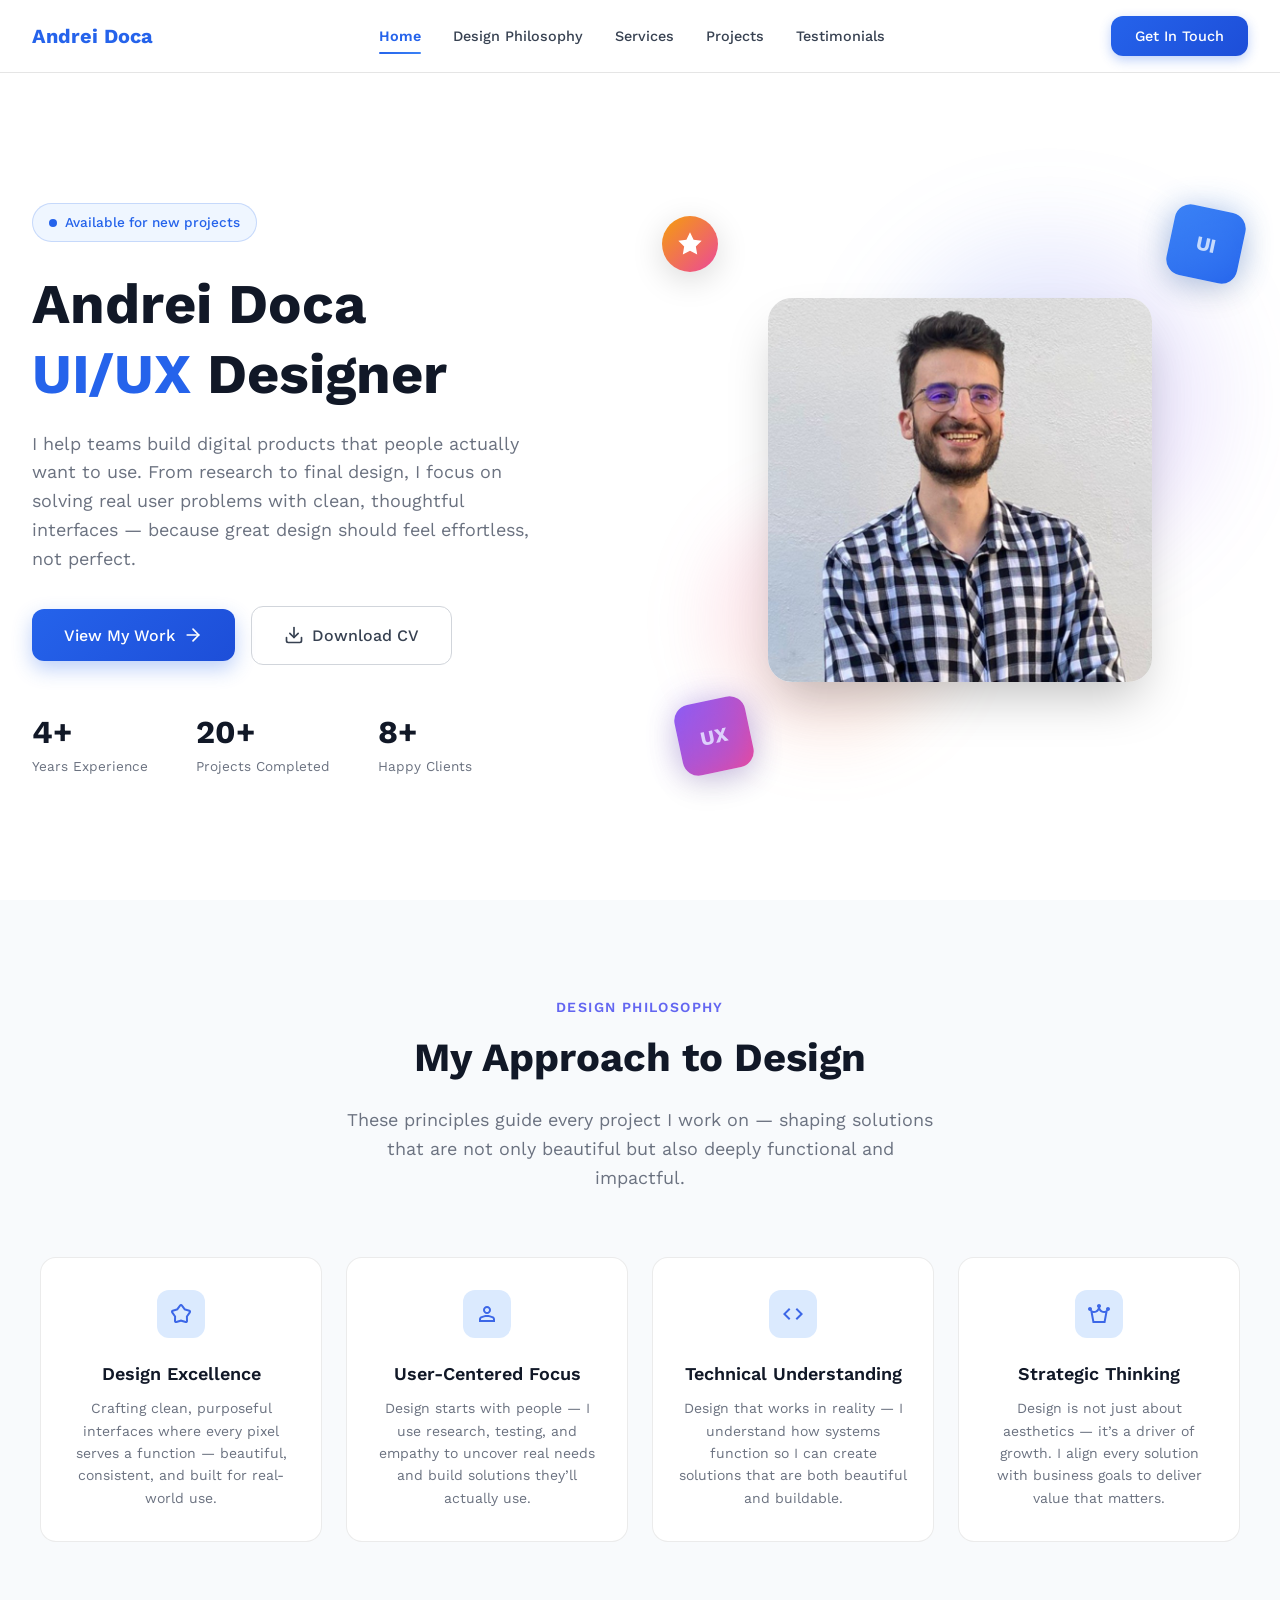
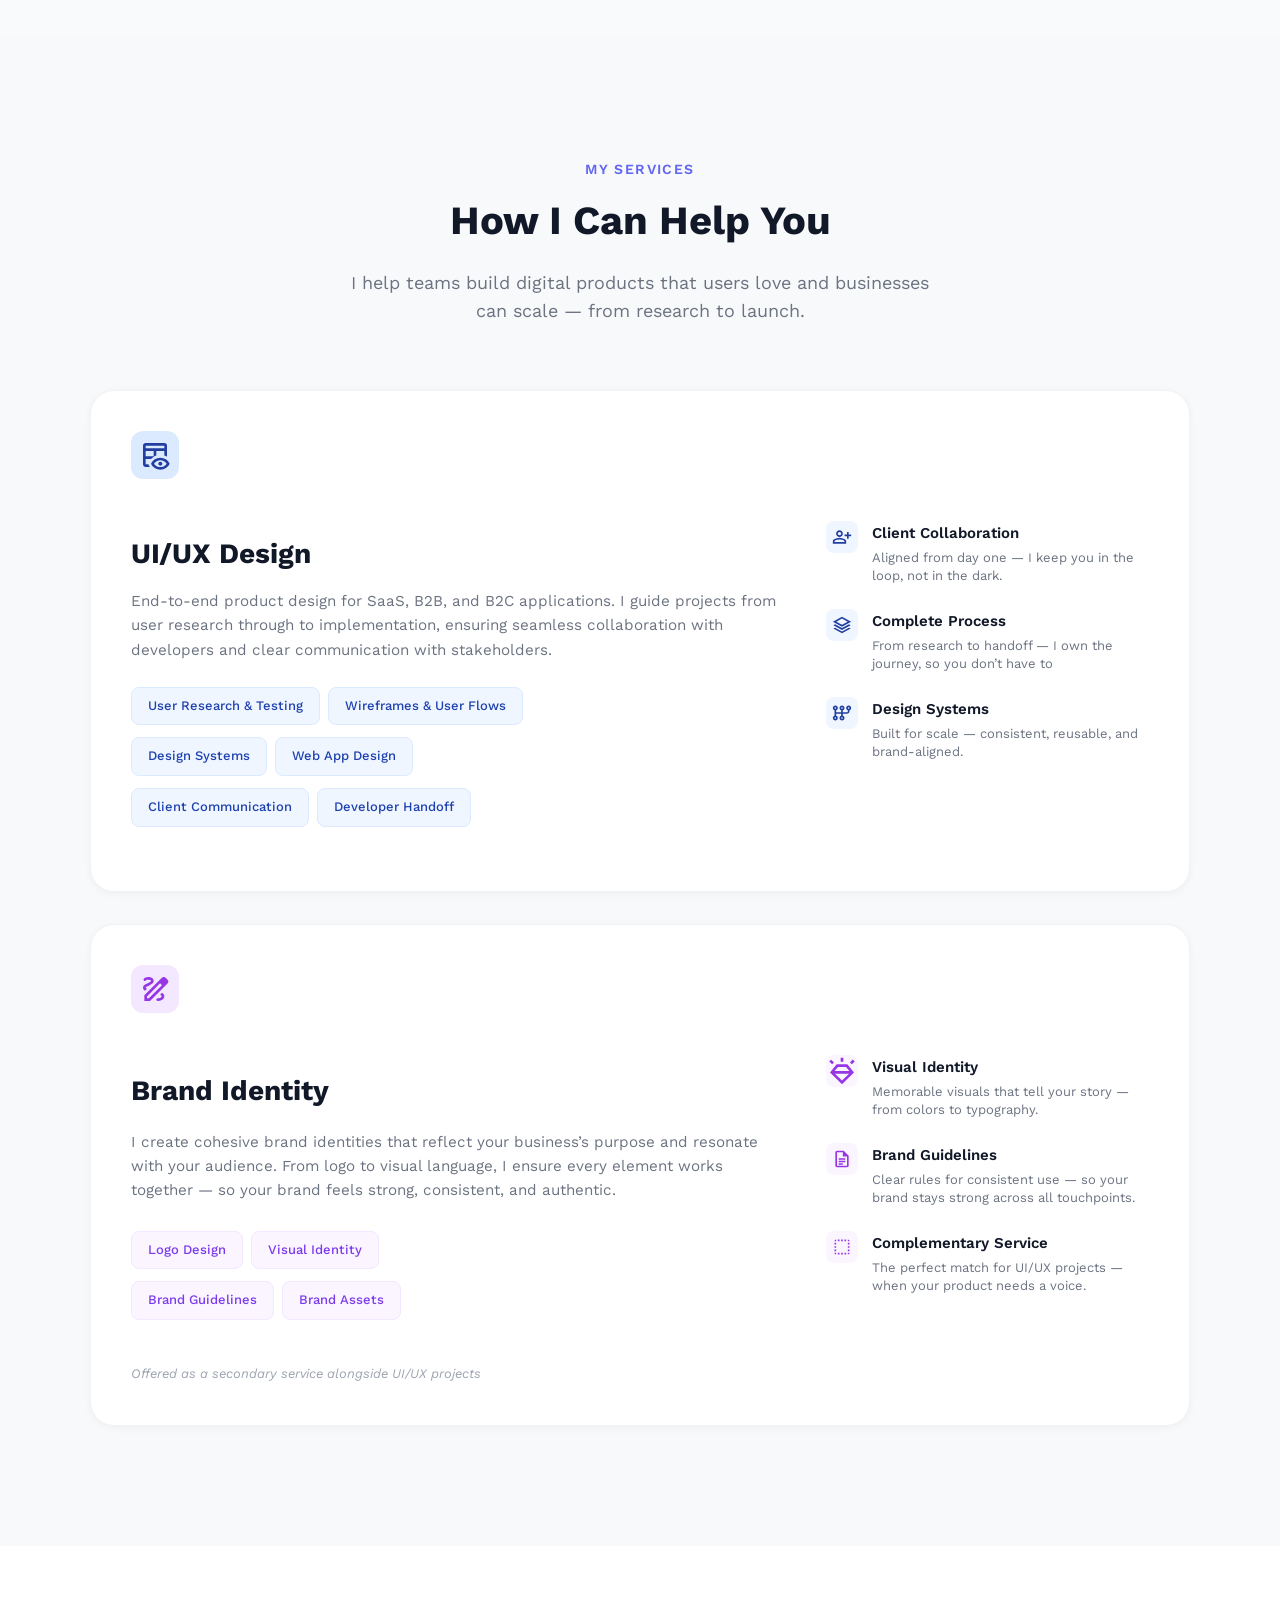
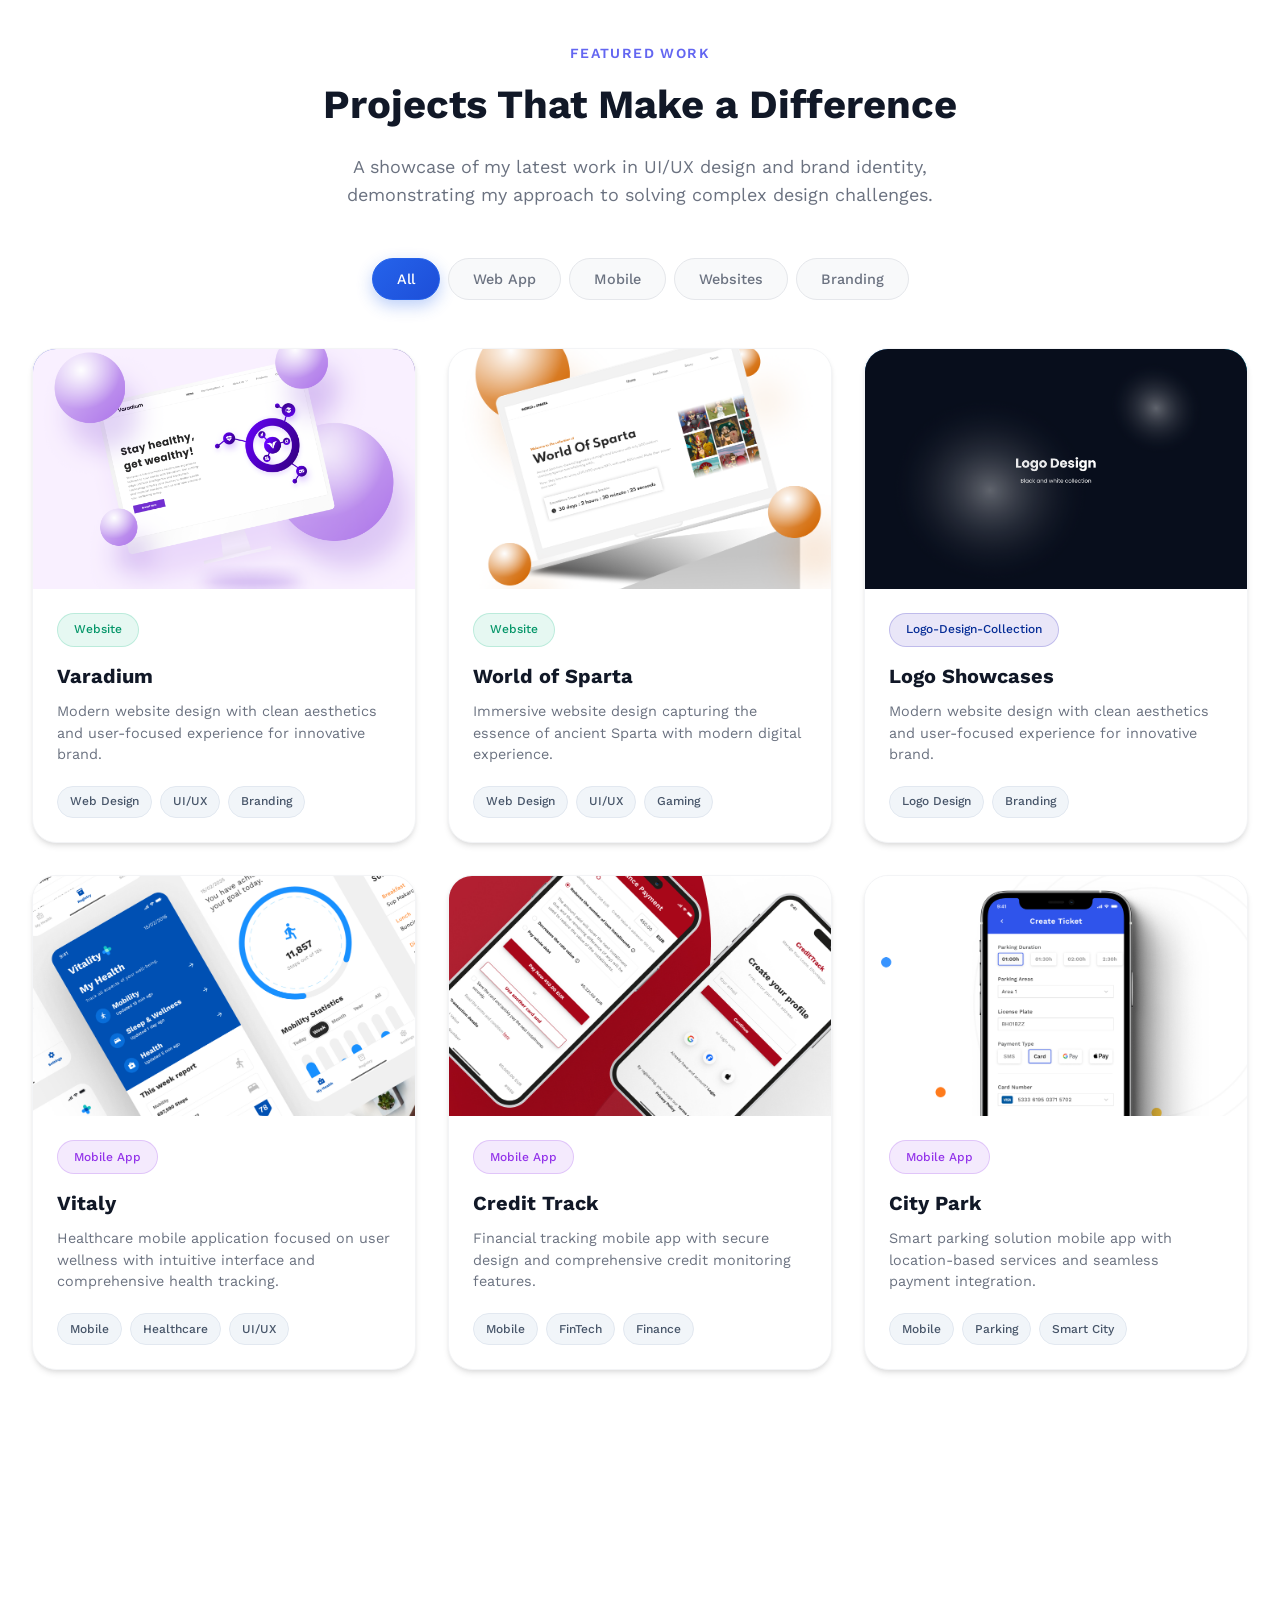
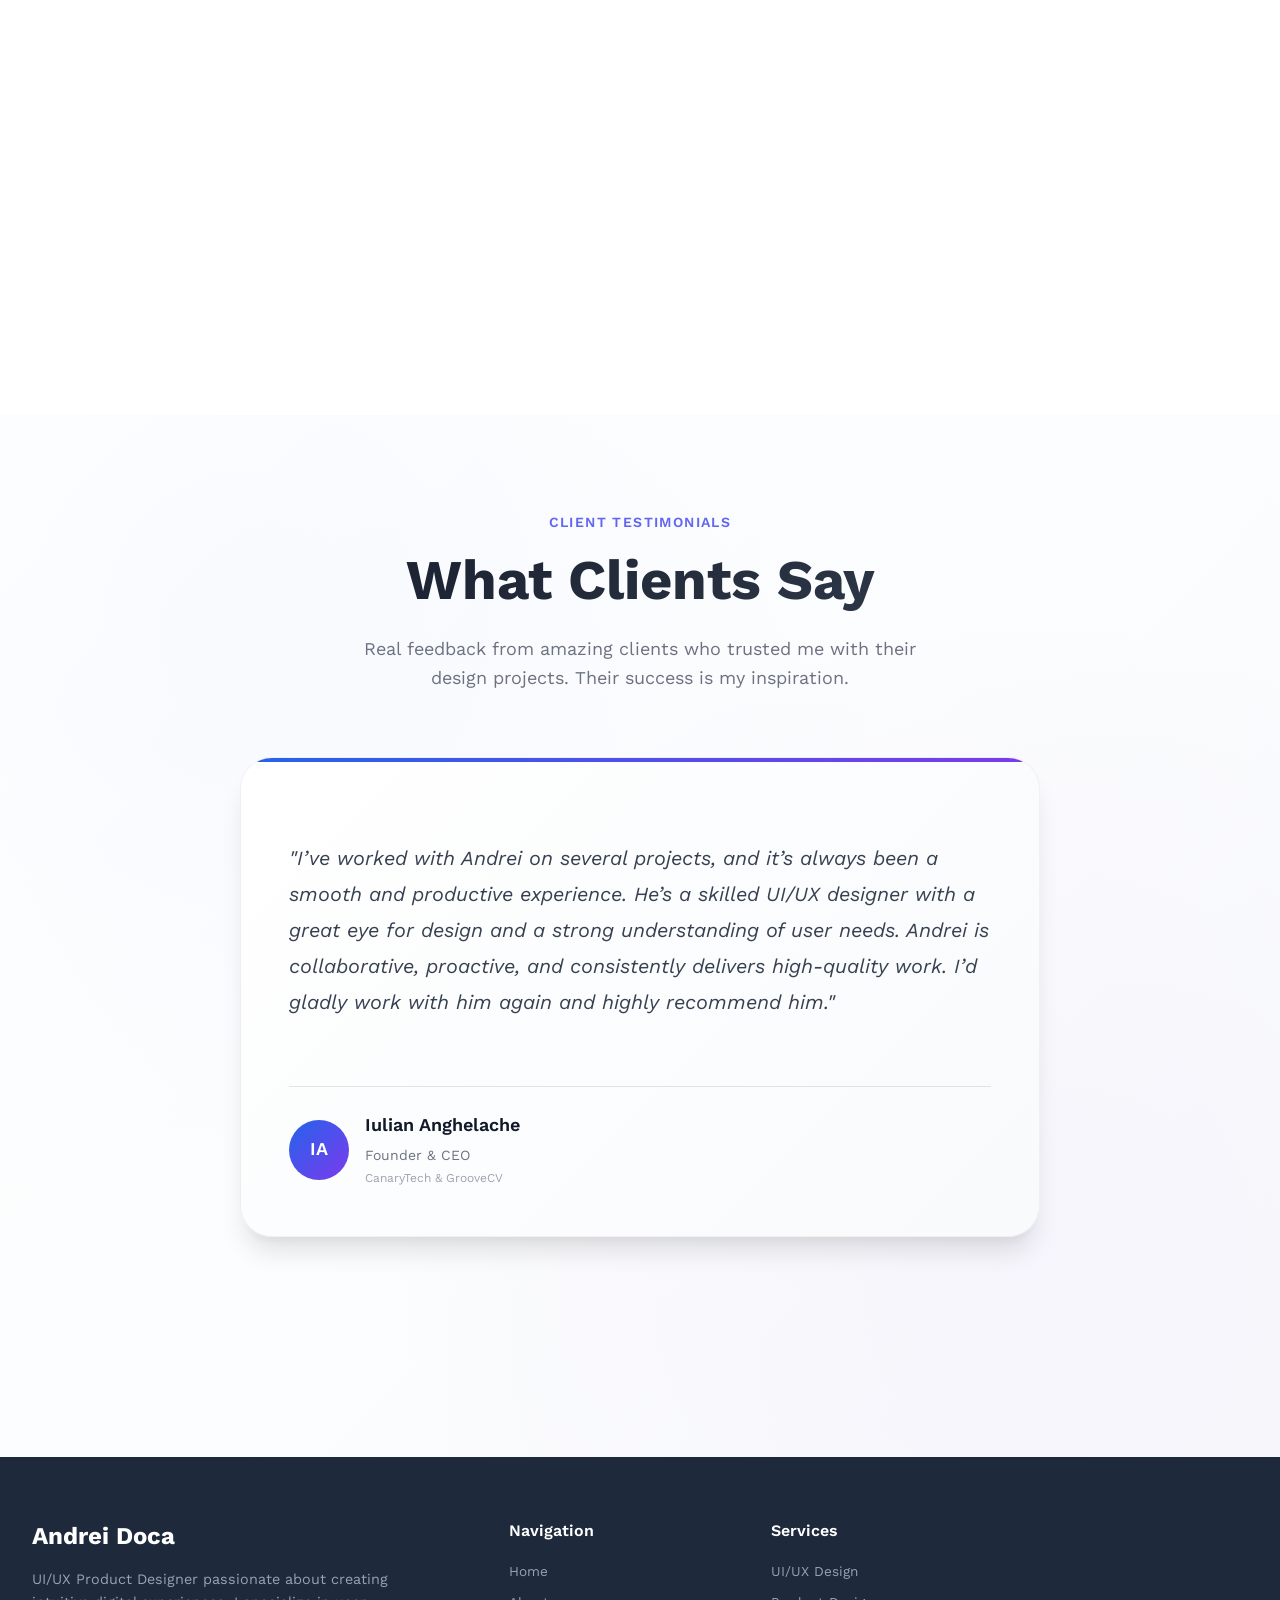
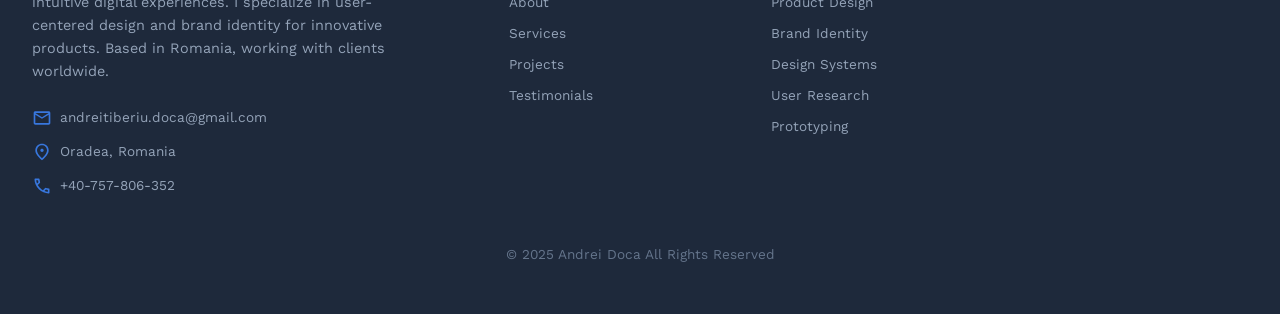
<file: index.html>
<!DOCTYPE html>
<html lang="en">
<head>
    <meta charset="UTF-8">
    <meta name="viewport" content="width=device-width, initial-scale=1.0">
    <title>Andrei Doca - Creative</title>
    

    <!-- Google Fonts -->
    <link rel="preconnect" href="https://fonts.googleapis.com">
    <link rel="preconnect" href="https://fonts.gstatic.com" crossorigin>
    <link href="https://fonts.googleapis.com/css2?family=Work+Sans:ital,wght@0,100;0,200;0,300;0,400;0,500;0,600;0,700;0,800;0,900;1,100;1,200;1,300;1,400;1,500;1,600;1,700;1,800;1,900&display=swap" rel="stylesheet">

    <!-- Base Styles -->
    <link rel="stylesheet" href="styles.css">

    <!-- SVG Icon -->
     <link rel="icon" type="image/x-icon" href="./assets/logo.jpg">

    <!-- Component Styles -->
    <link rel="stylesheet" href="css/header.css">
    <link rel="stylesheet" href="css/hero.css">
    <link rel="stylesheet" href="css/about.css">
    <link rel="stylesheet" href="css/services.css">
    <link rel="stylesheet" href="css/projects.css">
    <link rel="stylesheet" href="css/footer.css">
    <link rel="stylesheet" href="css/testimonials.css">
</head>

<body>

  <!-- Header Section -->
<header class="header">
    <div class="header-container">
        <!-- Logo/Brand -->
        <div class="logo">
            <a href="#home" class="logo-link">Andrei Doca</a>
        </div>

        <!-- Desktop Navigation -->
        <nav class="nav-desktop">
            <ul class="nav-menu">
                <li class="nav-item">
                    <a href="#home" class="nav-link">Home</a>
                </li>
                <li class="nav-item">
                    <a href="#about" class="nav-link">Design Philosophy</a>
                </li>
                <li class="nav-item">
                    <a href="#services" class="nav-link">Services</a>
                </li>
                <li class="nav-item">
                    <a href="#projects" class="nav-link">Projects</a>
                </li>
                <li class="nav-item">
                    <a href="#testimonials" class="nav-link">Testimonials</a>
                </li>
            </ul>
        </nav>

        <!-- Get In Touch Button -->
        <button class="cta-button">Get In Touch</button>

        <!-- Mobile Menu Toggle -->
        <div class="mobile-menu-toggle" id="mobile-menu-toggle">
            <!-- Placeholder for hamburger SVG - replace src with your SVG -->
            <img src="assets/density_medium_24dp_E3E3E3_FILL0_wght400_GRAD0_opsz24.svg" alt="Menu" class="hamburger-icon">
        </div>
    </div>

    <!-- Mobile Navigation Menu -->
    <nav class="nav-mobile" id="nav-mobile">
        <div class="nav-mobile-content">
            <ul class="nav-mobile-menu">
                <li class="nav-mobile-item">
                    <a href="#home" class="nav-mobile-link">Home</a>
                </li>
                <li class="nav-mobile-item">
                    <a href="#about" class="nav-mobile-link">Design Philosophy</a>
                </li>
                <li class="nav-mobile-item">
                    <a href="#services" class="nav-mobile-link">Services</a>
                </li>
                <li class="nav-mobile-item">
                    <a href="#projects" class="nav-mobile-link">Projects</a>
                </li>
                <li class="nav-mobile-item">
                    <a href="#testimonials" class="nav-mobile-link">Testimonial</a>
                </li>
            </ul>
            <div class="nav-mobile-cta">
                <button class="cta-button mobile-cta">Get In Touch</button>
            </div>
        </div>
    </nav>
</header>

<!-- Hero Section -->
<section class="hero-section" id="home">
    <div class="hero-container">
        <!-- Left Content -->
        <div class="hero-content">
            <!-- Available Badge -->
            <div class="availability-badge">
                <div class="status-dot"></div>
                <span class="status-text">Available for new projects</span>
            </div>

            <!-- Main Heading -->
            <h1 class="hero-title">
                <span class="name">Andrei Doca</span>
                <span class="profession">
                    <span class="profession-highlight">UI/UX</span>
                    <span class="profession-text">Designer</span>
                </span>
            </h1>

            <!-- Description -->
            <p class="hero-description">
                 I help teams build digital products that people actually want to use. From research to final design, I focus on solving real user problems with clean, thoughtful interfaces — because great design should feel effortless, not perfect.
            </p>

            <!-- Action Buttons -->
            <div class="hero-actions">
                <button class="btn-primary" id="view-work-btn">
                    <span>View My Work</span>
                    <svg class="btn-icon" width="20" height="20" viewBox="0 0 24 24" fill="none" stroke="currentColor" stroke-width="2" stroke-linecap="round" stroke-linejoin="round">
                        <line x1="5" y1="12" x2="19" y2="12"></line>
                        <polyline points="12,5 19,12 12,19"></polyline>
                    </svg>
                </button>
                
                <a href="./assets/cv/Andrei Doca_CV.pdf" download="Andrei Doca_CV.pdf" class="btn-secondary" id="download-cv-btn">
                    <svg class="btn-icon" width="20" height="20" viewBox="0 0 24 24" fill="none" stroke="currentColor" stroke-width="2" stroke-linecap="round" stroke-linejoin="round">
                        <path d="M21 15v4a2 2 0 0 1-2 2H5a2 2 0 0 1-2-2v-4"></path>
                        <polyline points="7,10 12,15 17,10"></polyline>
                        <line x1="12" y1="15" x2="12" y2="3"></line>
                    </svg>
                    <span>Download CV</span>
                </a>
            </div>

            <!-- Statistics -->
            <div class="hero-stats">
                <div class="stat-item">
                    <div class="stat-number">5+</div>
                    <div class="stat-label">Years Experience</div>
                </div>
                <div class="stat-item">
                    <div class="stat-number">25+</div>
                    <div class="stat-label">Projects Completed</div>
                </div>
                <div class="stat-item">
                    <div class="stat-number">10+</div>
                    <div class="stat-label">Happy Clients</div>
                </div>
            </div>
        </div>

        <!-- Right Content - Profile Image -->
        <div class="hero-image">
            <div class="image-container-wrapper">
                
                <!-- Background Gradient Blobs -->
                <div class="gradient-blobs">
                    <div class="gradient-blob-1"></div>
                    <div class="gradient-blob-2"></div>
                </div>

                <!-- Profile Image Container - CLEAN pentru imagine -->
                <div class="profile-image">
                    <!-- Profile image placeholder -->
                    <div class="image-placeholder">
                    
                        <img src="assets/profile.jpg" alt="Andrei Doca" class="profile-avatar" loading="lazy">
                    </div>
                </div>

                <!-- FLOATING ELEMENTS - OUTSIDE image container -->
                
                <!-- UI Element - Top Right (OUTSIDE) -->
                <div class="floating-element ui-element">
                    <div class="element-content ui-badge">
                        <span>UI</span>
                    </div>
                    <div class="element-glow ui-glow"></div>
                </div>

                <!-- UX Element - Bottom Left (OUTSIDE) -->
                <div class="floating-element ux-element">
                    <div class="element-content ux-badge">
                        <span>UX</span>
                    </div>
                    <div class="element-glow ux-glow"></div>
                </div>

                <!-- Design Star - Top Left (OUTSIDE) -->
                <div class="floating-element star-element">
                    <div class="element-content star-badge">
                        <svg width="28" height="28" viewBox="0 0 24 24" fill="currentColor">
                            <path d="M12 2l3.09 6.26L22 9.27l-5 4.87 1.18 6.88L12 17.77l-6.18 3.25L7 14.14 2 9.27l6.91-1.01L12 2z"/>
                        </svg>
                    </div>
                </div>

                <!-- Code Element - Bottom Right (OUTSIDE) -->
                <div class="floating-element code-element">
                    <div class="element-content code-badge">
                        <svg width="28" height="28" viewBox="0 0 24 24" fill="currentColor">
                            <path d="M9.4 16.6L4.8 12l4.6-4.6L8 6l-6 6 6 6 1.4-1.4zm5.2 0L19.2 12l-4.6-4.6L16 6l6 6-6 6-1.4-1.4z"/>
                        </svg>
                    </div>
                </div>

                <!-- Design Tool - Right Side (OUTSIDE) -->
                <div class="floating-element tool-element-right">
                    <div class="element-content tool-badge">
                        <div class="tool-square"></div>
                    </div>
                </div>

                <!-- Creative Circle - Left Side (OUTSIDE) -->
                <div class="floating-element tool-element-left">
                    <div class="element-content creative-badge">
                        <div class="creative-dot"></div>
                    </div>
                </div>

                <!-- Small Floating Dots (OUTSIDE) -->
                <div class="floating-dots">
                    <div class="floating-dot dot-1"></div>
                    <div class="floating-dot dot-2"></div>
                    <div class="floating-dot dot-3"></div>
                    <div class="floating-dot dot-4"></div>
                </div>

                <!-- Geometric Shapes (OUTSIDE) -->
                <div class="geometric-shapes">
                    <div class="geo-shape shape-1"></div>
                    <div class="geo-shape shape-2"></div>
                    <div class="geo-shape shape-3"></div>
                    <div class="geo-shape shape-4"></div>
                </div>

            </div>
        </div>
    </div>
</section>

<!-- About/Design Philosophy Section -->
<section class="about-section" id="about">
    <div class="about-container">
        <!-- Section Header -->
        <div class="about-header">
            <p class="section-subtitle">Design Philosophy</p>
            <h2 class="section-title">My Approach to Design</h2>
            <p class="section-description">
               These principles guide every project I work on — shaping solutions that are not only beautiful but also deeply functional and impactful.
        </div>

        <!-- Principles Grid -->
        <div class="principles-grid">
            <!-- Principle 1: Design Excellence -->
            <div class="principle-card">
                <div class="principle-icon">
                     <img src="./assets/Icons About/kid_star_24dp_E3E3E3_FILL0_wght400_GRAD0_opsz24.svg" alt="Design Excellence" width="24" height="24" />
                </div>
                <div class="principle-content">
                    <h3 class="principle-title">Design Excellence</h3>
                    <p class="principle-description">
                        Crafting clean, purposeful interfaces where every pixel serves a function — beautiful, consistent, and built for real-world use.
                    </p>
                </div>
            </div>

            <!-- Principle 2: User-Centered Focus -->
            <div class="principle-card">
                <div class="principle-icon">
                    <img src="./assets/Icons About/person_24dp_E3E3E3_FILL0_wght400_GRAD0_opsz24.svg" alt="User-Centered Focus" width="24" height="24" />
                </div>
                <div class="principle-content">
                    <h3 class="principle-title">User-Centered Focus</h3>
                    <p class="principle-description">
                        Design starts with people — I use research, testing, and empathy to uncover real needs and build solutions they’ll actually use.

                    </p>
                </div>
            </div>

            <!-- Principle 3: Technical Understanding -->
            <div class="principle-card">
                <div class="principle-icon">
                    <img src="./assets/Icons About/code_24dp_E3E3E3_FILL0_wght400_GRAD0_opsz24.svg" alt="Technical Understanding" width="24" height="24" />
                </div>
                <div class="principle-content">
                    <h3 class="principle-title">Technical Understanding</h3>
                    <p class="principle-description">
                        Design that works in reality — I understand how systems function so I can create solutions that are both beautiful and buildable.
                    </p>
                </div>
            </div>

            <!-- Principle 4: Strategic Thinking -->
            <div class="principle-card">
                <div class="principle-icon">
                    <img src="./assets/Icons About/chess_queen_24dp_E3E3E3_FILL0_wght400_GRAD0_opsz24.svg" alt="Strategic Thinking" width="24" height="24" />
                </div>
                <div class="principle-content">
                    <h3 class="principle-title">Strategic Thinking</h3>
                    <p class="principle-description">
                        Design is not just about aesthetics — it’s a driver of growth. I align every solution with business goals to deliver value that matters.
                    </p>
                </div>
            </div>
        </div>
        
</section>

   <!-- Services Section -->
<section class="services-section" id="services">
    <div class="services-container">
        <!-- Section Header -->
        <div class="services-header">
            <p class="section-subtitle">My Services</p>
            <h2 class="section-title">How I Can Help You</h2>
            <p class="section-description">
                I help teams build digital products that users love and businesses can scale — from research to launch.
            </p>
        </div>

        <!-- Services Grid -->
        <div class="services-grid">
            <!-- UI/UX Product Design Card -->
            <div class="service-card primary-card">
                <div class="card-layout">
                    <!-- Left Side -->
                    <div class="card-left">
                        <!-- Header with icon and badge -->
                        <div class="card-header">
                            <div class="service-icon blue-icon">
                               <img src="./assets/Icons Services/table_eye_24dp_E3E3E3_FILL0_wght400_GRAD0_opsz24.svg" alt="UI/UX Design" width="32" height="32" />
                            </div>
                        </div>

                        <!-- Title -->
                        <h3 class="service-title">UI/UX Design</h3>

                        <!-- Description -->
                        <p class="service-description">
                            End-to-end product design for SaaS, B2B, and B2C applications. I guide projects from user research through to implementation, ensuring seamless collaboration with developers and clear communication with stakeholders.
                        </p>

                        <!-- Feature Tags -->
                        <div class="feature-tags">
                            <div class="tag-row">
                                <span class="feature-tag primary-tag">User Research & Testing</span>
                                <span class="feature-tag primary-tag">Wireframes & User Flows</span>
                            </div>
                            <div class="tag-row">
                                <span class="feature-tag primary-tag">Design Systems</span>
                                <span class="feature-tag primary-tag">Web App Design</span>
                            </div>
                            <div class="tag-row">
                                <span class="feature-tag primary-tag">Client Communication</span>
                                <span class="feature-tag primary-tag">Developer Handoff</span>
                            </div>
                        </div>
                    </div>

                    <!-- Right Side -->
                    <div class="card-right">
                        <div class="additional-service">
                            <div class="service-icon-small blue-icon-small">
                               <img src="./assets/Icons Services/person_add_24dp_E3E3E3_FILL0_wght400_GRAD0_opsz24.svg" alt="Client Collaboration" width="20" height="20" />
                            </div>
                            <div class="service-info">
                                <h4>Client Collaboration</h4>
                                <p>Aligned from day one — I keep you in the loop, not in the dark.</p>
                            </div>
                        </div>

                        <div class="additional-service">
                            <div class="service-icon-small blue-icon-small">
                                <img src="./assets/Icons Services/stacks_24dp_E3E3E3_FILL0_wght400_GRAD0_opsz24.svg" alt="Complete Process" width="20" height="20" />
                            </div>
                            <div class="service-info">
                                <h4>Complete Process</h4>
                                <p>From research to handoff — I own the journey, so you don’t have to</p>
                            </div>
                        </div>

                        <div class="additional-service">
                            <div class="service-icon-small blue-icon-small">
                                <img src="./assets/Icons Services/auto_transmission_24dp_E3E3E3_FILL0_wght400_GRAD0_opsz24.svg" alt="Design Systems" width="20" height="20" />
                            </div>
                            <div class="service-info">
                                <h4>Design Systems</h4>
                                <p>Built for scale — consistent, reusable, and brand-aligned.</p>
                            </div>
                        </div>
                    </div>
                </div>
            </div>

            <!-- Brand Identity Card -->
            <div class="service-card secondary-card">
                <div class="card-layout">
                    <!-- Left Side -->
                    <div class="card-left">
                        <!-- Header with icon and badge -->
                        <div class="card-header">
                            <div class="service-icon purple-icon">
                                <img src="./assets/Icons Services/draw_24dp_E3E3E3_FILL0_wght400_GRAD0_opsz24.svg" alt="Brand Identity" width="32" height="32" />
                            </div>
                        </div>

                        <!-- Title -->
                        <h3 class="service-title">Brand Identity</h3>
                        
                        <!-- Description -->
                        <p class="service-description">
                           I create cohesive brand identities that reflect your business’s purpose and resonate with your audience. From logo to visual language, I ensure every element works together — so your brand feels strong, consistent, and authentic. 
                        </p>

                        <!-- Feature Tags -->
                        <div class="feature-tags">
                            <div class="tag-row">
                                <span class="feature-tag secondary-tag">Logo Design</span>
                                <span class="feature-tag secondary-tag">Visual Identity</span>
                            </div>
                            <div class="tag-row">
                                <span class="feature-tag secondary-tag">Brand Guidelines</span>
                                <span class="feature-tag secondary-tag">Brand Assets</span>
                            </div>
                        </div>

                        <!-- Secondary Note -->
                        <p class="service-note">Offered as a secondary service alongside UI/UX projects</p>
                    </div>

                    <!-- Right Side -->
                    <div class="card-right">
                        <div class="additional-service">
                            <div class="service-icon-small purple-icon-small">
                                <img src="./assets/Icons Services/diamond_shine_24dp_E3E3E3_FILL0_wght400_GRAD0_opsz24.svg" alt="Visual Identity" width="32" height="32" />
                            </div>
                            <div class="service-info">
                                <h4>Visual Identity</h4>
                                <p>Memorable visuals that tell your story — from colors to typography.</p>
                            </div>
                        </div>

                        <div class="additional-service">
                            <div class="service-icon-small purple-icon-small">
                                <img src="./assets/Icons Services/docs_24dp_E3E3E3_FILL0_wght400_GRAD0_opsz24.svg" alt="Brand Guidelines" width="20" height="20" />
                            </div>
                            <div class="service-info">
                                <h4>Brand Guidelines</h4>
                                <p>Clear rules for consistent use — so your brand stays strong across all touchpoints.</p>
                            </div>
                        </div>

                        <div class="additional-service">
                            <div class="service-icon-small purple-icon-small">
                                <img src="./assets/Icons Services/select_24dp_E3E3E3_FILL0_wght400_GRAD0_opsz24.svg" alt="Complementary Service" width="20" height="20" />
                            </div>
                            <div class="service-info">
                                <h4>Complementary Service</h4>
                                <p>The perfect match for UI/UX projects — when your product needs a voice.</p>
                            </div>
                        </div>
                    </div>
                </div>
            </div>
        </div>
    </div>
</section>

<!-- Projects Section -->
<section class="projects-section" id="projects">
    <div class="projects-container">
        <!-- Section Header -->
        <div class="projects-header">
            <p class="section-subtitle">Featured Work</p>
            <h2 class="section-title">Projects That Make a Difference</h2>
            <p class="section-description">
                A showcase of my latest work in UI/UX design and brand identity, demonstrating my approach to solving complex design challenges.
            </p>
        </div>

        <!-- Filter Navigation Buttons -->
        <div class="filter-navigation">
            <button class="filter-btn active" data-filter="all">All</button>
            <button class="filter-btn" data-filter="web-app">Web App</button>
            <button class="filter-btn" data-filter="mobile">Mobile</button>
            <button class="filter-btn" data-filter="websites">Websites</button>
            <button class="filter-btn" data-filter="logos">Branding</button>
        </div>

        <!-- Projects Grid -->
        <div class="projects-grid">
            <!-- Varadium Website -->
            <div class="project-card" data-category="websites" data-behance="https://www.behance.net/gallery/183413317/Varadium-Crypto-Coin-Homepage-Website-Design">
                <div class="project-image">
                    <div class="image-placeholder">
                        <img src="assets/images/Desktop_Picture_1.png" alt="Andrei Doca" class="profile-avatar" loading="lazy">
                    </div>
                </div>
                <div class="project-content">
                    <div class="project-tag project-tag-website">Website</div>
                    <h3 class="project-title">Varadium</h3>
                    <p class="project-description">
                        Modern website design with clean aesthetics and user-focused experience for innovative brand.
                    </p>
                    <div class="project-technologies">
                        <span class="tech-tag">Web Design</span>
                        <span class="tech-tag">UI/UX</span>
                        <span class="tech-tag">Branding</span>
                    </div>
                </div>
            </div>

            <!-- World of Sparta Website -->
            <div class="project-card" data-category="websites" data-behance="https://www.behance.net/gallery/138821625/World-Of-Sparta-NFT-project-Website-design">
                <div class="project-image">
                    <div class="image-placeholder">
                        <img src="assets/images/Desktop_Picture_2.png" alt="Andrei Doca" class="profile-avatar" loading="lazy">
                    </div>
                </div>
                <div class="project-content">
                    <div class="project-tag project-tag-website">Website</div>
                    <h3 class="project-title">World of Sparta</h3>
                    <p class="project-description">
                        Immersive website design capturing the essence of ancient Sparta with modern digital experience.
                    </p>
                    <div class="project-technologies">
                        <span class="tech-tag">Web Design</span>
                        <span class="tech-tag">UI/UX</span>
                        <span class="tech-tag">Gaming</span>
                    </div>
                </div>
            </div>

            
             <!-- Logo Showcases -->
            <div class="project-card" data-category="logos" data-behance="https://www.behance.net/gallery/183293669/Logo-Design-Collection">
              <div class="project-image">
                    <div class="image-placeholder">
                        <img src="assets/images/Logos.png" alt="Andrei Doca" class="profile-avatar" loading="lazy">
                    </div>
                </div>
                <div class="project-content">
                    <div class="project-tag project-tag-logos">Logo-Design-Collection</div>
                    <h3 class="project-title">Logo Showcases</h3>
                    <p class="project-description">
                        Modern website design with clean aesthetics and user-focused experience for innovative brand.
                    </p>
                    <div class="project-technologies">
                        <span class="tech-tag">Logo Design</span>
                        <span class="tech-tag">Branding</span>
                    </div>
                </div>
            </div>

       <!-- Vitaly Healthcare App -->
<div class="project-card" data-category="mobile" data-behance="usecases/vitaly.html">
    <div class="project-image">
        <div class="image-placeholder">
            <img src="assets/images/Mobile_Picture_2.png" alt="Andrei Doca" class="profile-avatar" loading="lazy">
        </div>
    </div>
    <div class="project-content">
        <div class="project-tag project-tag-mobile">Mobile App</div>
        <h3 class="project-title">Vitaly</h3>
        <p class="project-description">
            Healthcare mobile application focused on user wellness with intuitive interface and comprehensive health tracking.
        </p>
        <div class="project-technologies">
            <span class="tech-tag">Mobile</span>
            <span class="tech-tag">Healthcare</span>
            <span class="tech-tag">UI/UX</span>
        </div>
    </div>
</div>

            <!-- Credit Track Finance App -->
            <div class="project-card" data-category="mobile" data-behance="usecases/credit_track.html">
                <div class="project-image">
                    <div class="image-placeholder">
                        <img src="assets/images/Mobile_Picture_3.jpg" alt="Andrei Doca" class="profile-avatar" loading="lazy">
                    </div>
                </div>
                <div class="project-content">
                    <div class="project-tag project-tag-mobile">Mobile App</div>
                    <h3 class="project-title">Credit Track</h3>
                    <p class="project-description">
                        Financial tracking mobile app with secure design and comprehensive credit monitoring features.
                    </p>
                    <div class="project-technologies">
                        <span class="tech-tag">Mobile</span>
                        <span class="tech-tag">FinTech</span>
                        <span class="tech-tag">Finance</span>
                    </div>
                </div>
            </div>

            <!-- City Park Parking App -->
            <div class="project-card" data-category="mobile" data-behance="usecases/citypark.html">
                <div class="project-image">
                    <div class="image-placeholder">
                        <img src="assets/images/Mobile_Picture_1.png" alt="Andrei Doca" class="profile-avatar" loading="lazy">
                    </div>
                </div>
                <div class="project-content">
                    <div class="project-tag project-tag-mobile">Mobile App</div>
                    <h3 class="project-title">City Park</h3>
                    <p class="project-description">
                        Smart parking solution mobile app with location-based services and seamless payment integration.
                    </p>
                    <div class="project-technologies">
                        <span class="tech-tag">Mobile</span>
                        <span class="tech-tag">Parking</span>
                        <span class="tech-tag">Smart City</span>
                    </div>
                </div>
            </div>

            <!-- PowerLoop B2B Platform -->
            <div class="project-card" data-category="web-app" data-behance="https://www.behance.net/gallery/231426629/PowerLoop-Online-Reporting-for-Placed-Batteries">
                <div class="project-image">
                    <div class="image-placeholder">
                        <img src="assets/images/WebApp_Picture_1.jpg" alt="Andrei Doca" class="profile-avatar" loading="lazy">
                    </div>
                </div>
                <div class="project-content">
                    <div class="project-tag project-tag-web">Web App</div>
                    <h3 class="project-title">PowerLoop</h3>
                    <p class="project-description">
                        B2B battery collection platform streamlining sustainable battery recycling with comprehensive tracking and management system.
                    </p>
                    <div class="project-technologies">
                        <span class="tech-tag">Web App</span>
                        <span class="tech-tag">B2B</span>
                        <span class="tech-tag">Sustainability</span>
                    </div>
                </div>
            </div>
        </div>
    </div>
</section>

 <!-- Testimonials Section -->
    <section id="testimonials" class="testimonials-section">
        <div class="testimonials-container">
            
            <!-- Header -->
            <div class="testimonials-header">
                    <p class="section-subtitle">Client Testimonials</p>
                
                <h2 class="testimonials-title">What Clients Say</h2>
                
                <p class="testimonials-description">
                    Real feedback from amazing clients who trusted me with their design projects. Their success is my inspiration.
                </p>
            </div>

            <!-- Main Testimonials Container -->
            <div class="testimonials-container-center">
                
                <!-- Featured Testimonial - Large Centered -->
                <div class="testimonial-card featured-card" data-testimonial="0">
                    <div class="testimonial-content">
                        <p class="testimonial-text">
                            "I’ve worked with Andrei on several projects, and it’s always been a smooth and productive experience. He’s a skilled UI/UX designer with a great eye for design and a strong understanding of user needs. Andrei is collaborative, proactive, and consistently delivers high-quality work. I’d gladly work with him again and highly recommend him."
                        </p>
                    </div>
                    <div class="client-info">
                        <div class="client-avatar">
                            <div class="avatar-placeholder">IA</div>
                        </div>
                        <div class="client-details">
                            <h4 class="client-name">Iulian Anghelache</h4>
                            <p class="client-position">Founder & CEO</p>
                            <p class="client-company">CanaryTech & GrooveCV</p>
                        </div>
                    </div>
                </div>

            </div>

            <!-- Navigation Dots -->
            <div class="testimonials-navigation">
                <button class="nav-dot active" data-index="0" aria-label="View Sarah's testimonial"></button>
                <button class="nav-dot" data-index="1" aria-label="View Michael's testimonial"></button>
                <button class="nav-dot" data-index="2" aria-label="View Lisa's testimonial"></button>
                <button class="nav-dot" data-index="3" aria-label="View  testimonial"></button>
            </div>
            </div>

        </div>
    </section>

<!-- Footer Section -->
<footer class="footer-section" id="contact">
    <div class="footer-container">
        <!-- Footer Content Grid -->
        <div class="footer-grid">
            <!-- Brand Column -->
            <div class="footer-brand">
                <h3 class="footer-brand-title">Andrei Doca</h3>
                <p class="footer-brand-description">
                    UI/UX Product Designer passionate about creating intuitive digital experiences. I specialize in user-centered design and brand identity for innovative products. Based in Romania, working with clients worldwide.
                </p>
                <div class="footer-contact">
                    <div class="footer-contact-item">
                        <img src="./assets/mail_24dp_E3E3E3_FILL0_wght400_GRAD0_opsz24.svg" alt="footer-contact-item" width="20" height="20" />
                        <span>andreitiberiu.doca@gmail.com</span>
                    </div>
                    <div class="footer-contact-item">
                        <img src="./assets/location_on_24dp_E3E3E3_FILL0_wght400_GRAD0_opsz24.svg" alt="footer-contact-item" width="20" height="20" />
                        <span>Oradea, Romania</span>
                    </div>
                    <div class="footer-contact-item">
                         <img src="./assets/call_24dp_E3E3E3_FILL0_wght400_GRAD0_opsz24.svg" alt="footer-contact-item" width="20" height="20" />
                        <span>+40-757-806-352</span>
                    </div>
                </div>
            </div>

            <!-- Navigation Column -->
            <div class="footer-column">
                <h4 class="footer-column-title">Navigation</h4>
                <div class="footer-links">
                    <a href="#home" class="footer-link">Home</a>
                    <a href="#about" class="footer-link">About</a>
                    <a href="#services" class="footer-link">Services</a>
                    <a href="#projects" class="footer-link">Projects</a>
                    <a href="#Testimonials" class="footer-link">Testimonials</a>
                </div>
            </div>

            <!-- Services Column -->
            <div class="footer-column">
                <h4 class="footer-column-title">Services</h4>
                <div class="footer-links">
                    <a href="#services" class="footer-link">UI/UX Design</a>
                    <a href="#services" class="footer-link">Product Design</a>
                    <a href="#services" class="footer-link">Brand Identity</a>
                    <a href="#services" class="footer-link">Design Systems</a>
                    <a href="#services" class="footer-link">User Research</a>
                    <a href="#services" class="footer-link">Prototyping</a>
                </div>
            </div>

            <!-- Follow Me Column -->
            <div class="footer-column">
                <h4 class="footer-column-title">Follow me</h4>
                <div class="footer-social-icons">
                    <a href="https://www.linkedin.com/in/andreidoca/" target="_blank" rel="noopener noreferrer" class="footer-social-icon" title="LinkedIn">
                        <img src="./assets/linkedin-svgrepo-com.svg" alt="footer-social-icon" width="20" height="20" />
                    </a>
                    <a href="https://www.behance.net/DocaAndrei" target="_blank" rel="noopener noreferrer" class="footer-social-icon" title="Behance">
                         <img src="./assets/Behance-icon.svg" alt="footer-social-icon" width="20" height="20" />
                    </a>
                </div>
            </div>

        </div>
        
        <!-- Footer Bottom Section -->
        <div class="footer-bottom">
            <div class="footer-bottom-content">
                <div class="footer-copyright">
                    <p>© 2025 Andrei Doca All Rights Reserved</p>
                </div>
            </div>
        </div>
    </div>
</footer>

    <!-- JavaScript Files -->
    <script src="js/about.js"></script>
    <script src="js/footer.js"></script>
    <script src="js/header.js"></script>
    <script src="js/hero.js"></script>
    <script src="js/projects.js"></script>
    <script src="js/services.js"></script>
    <script src="js/testimonials.js"></script>
</body>
</html>
</file>
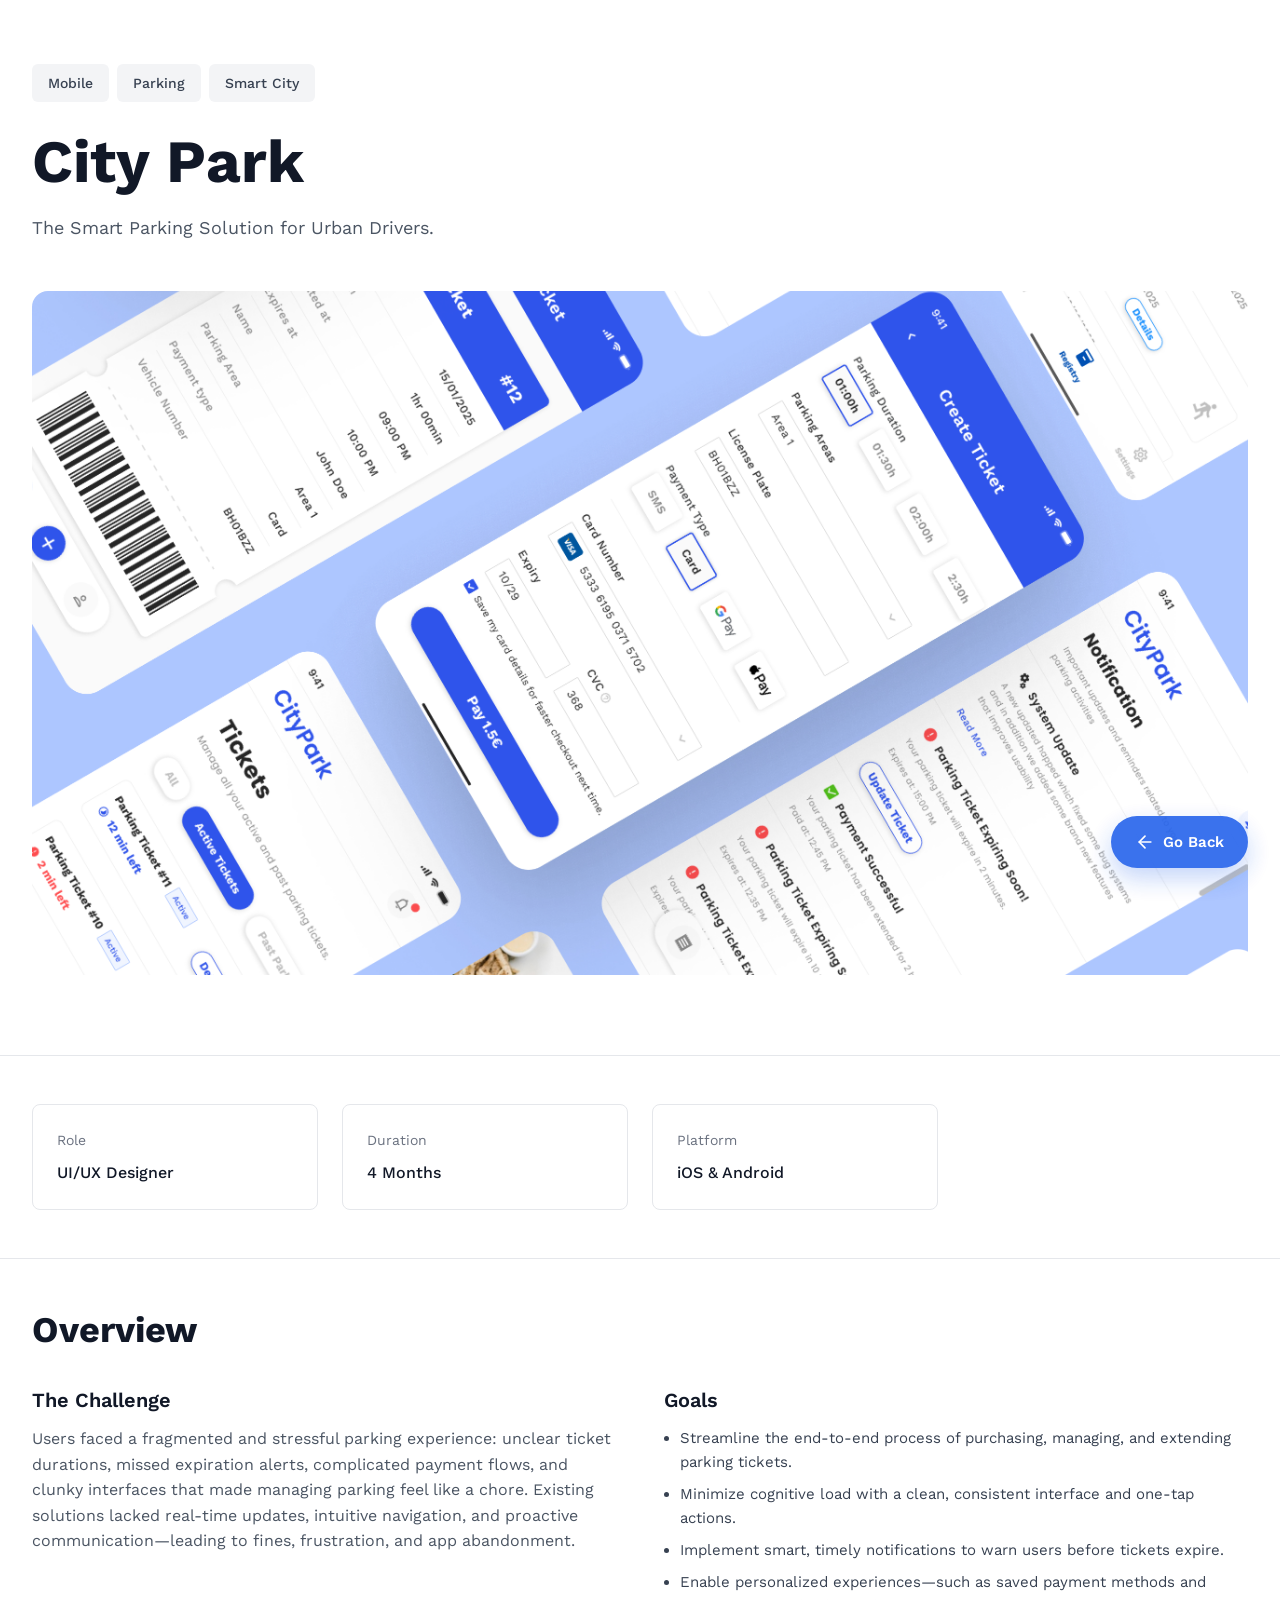
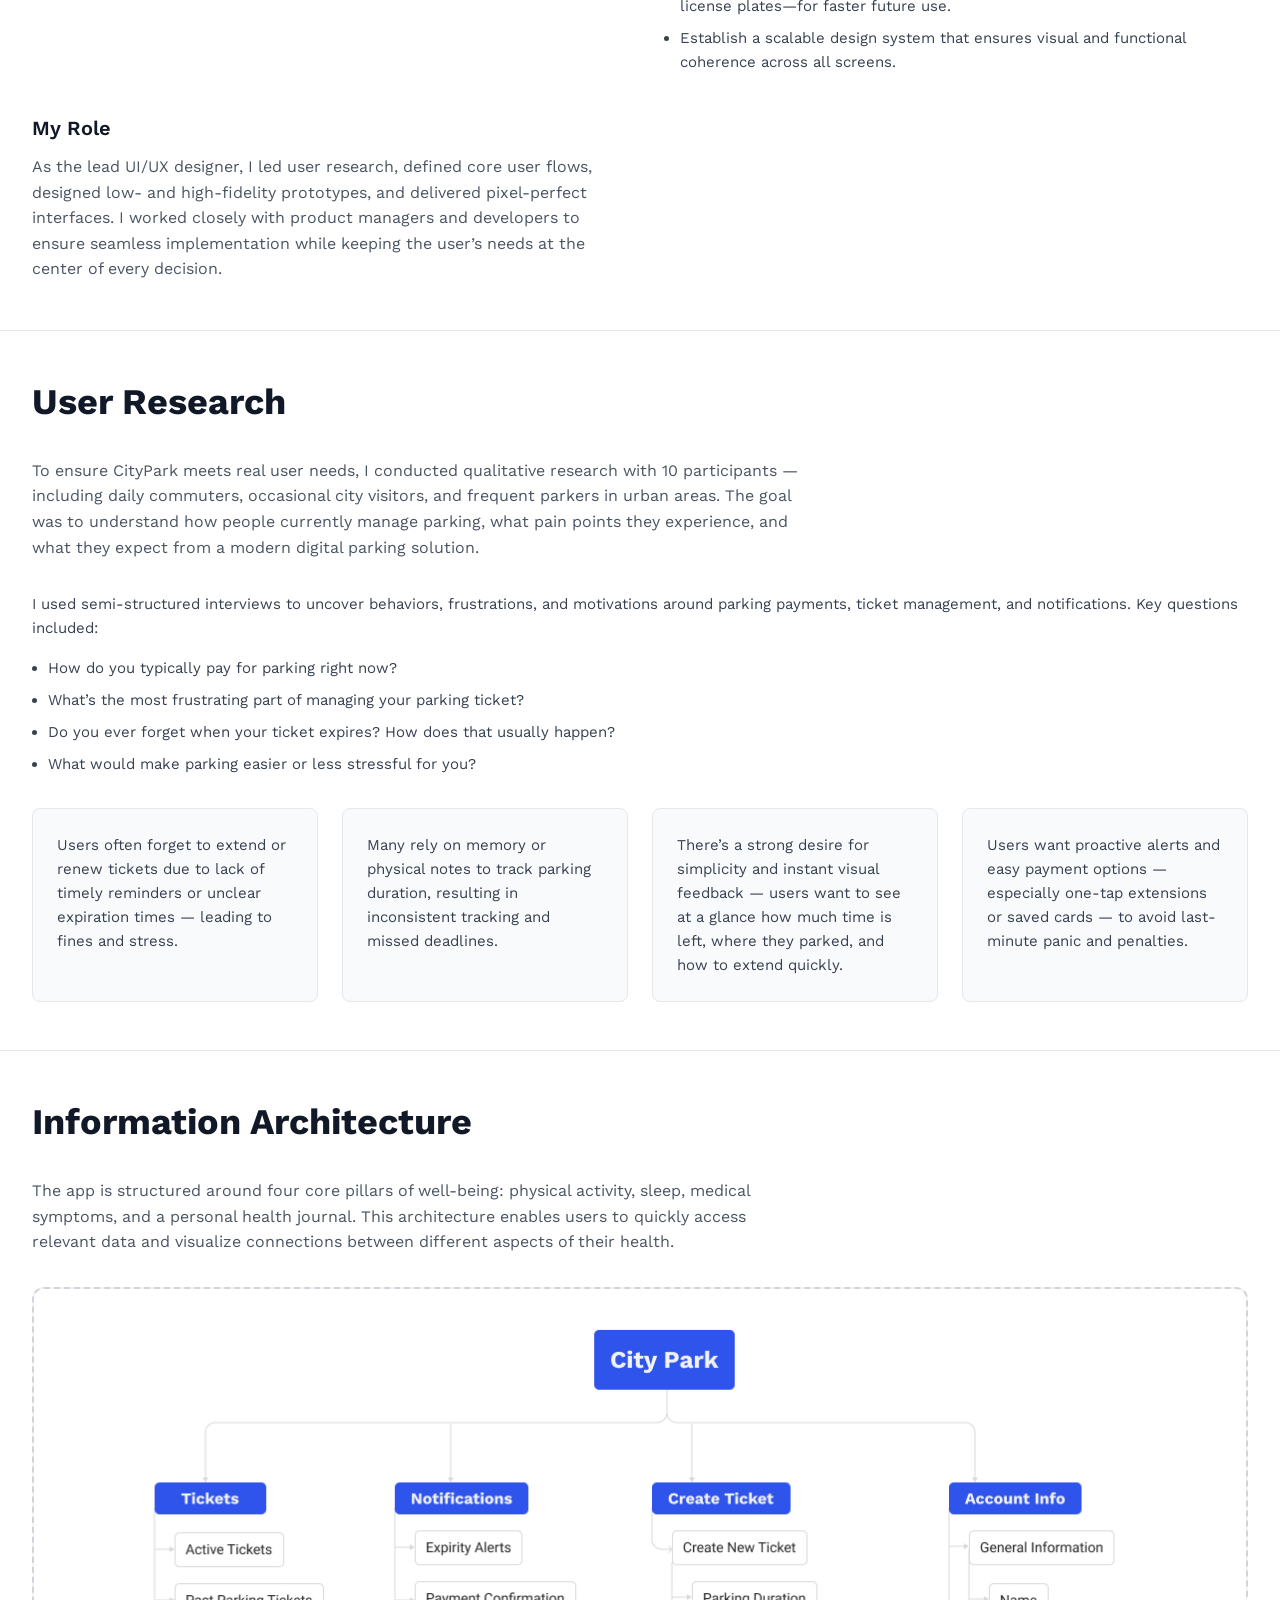
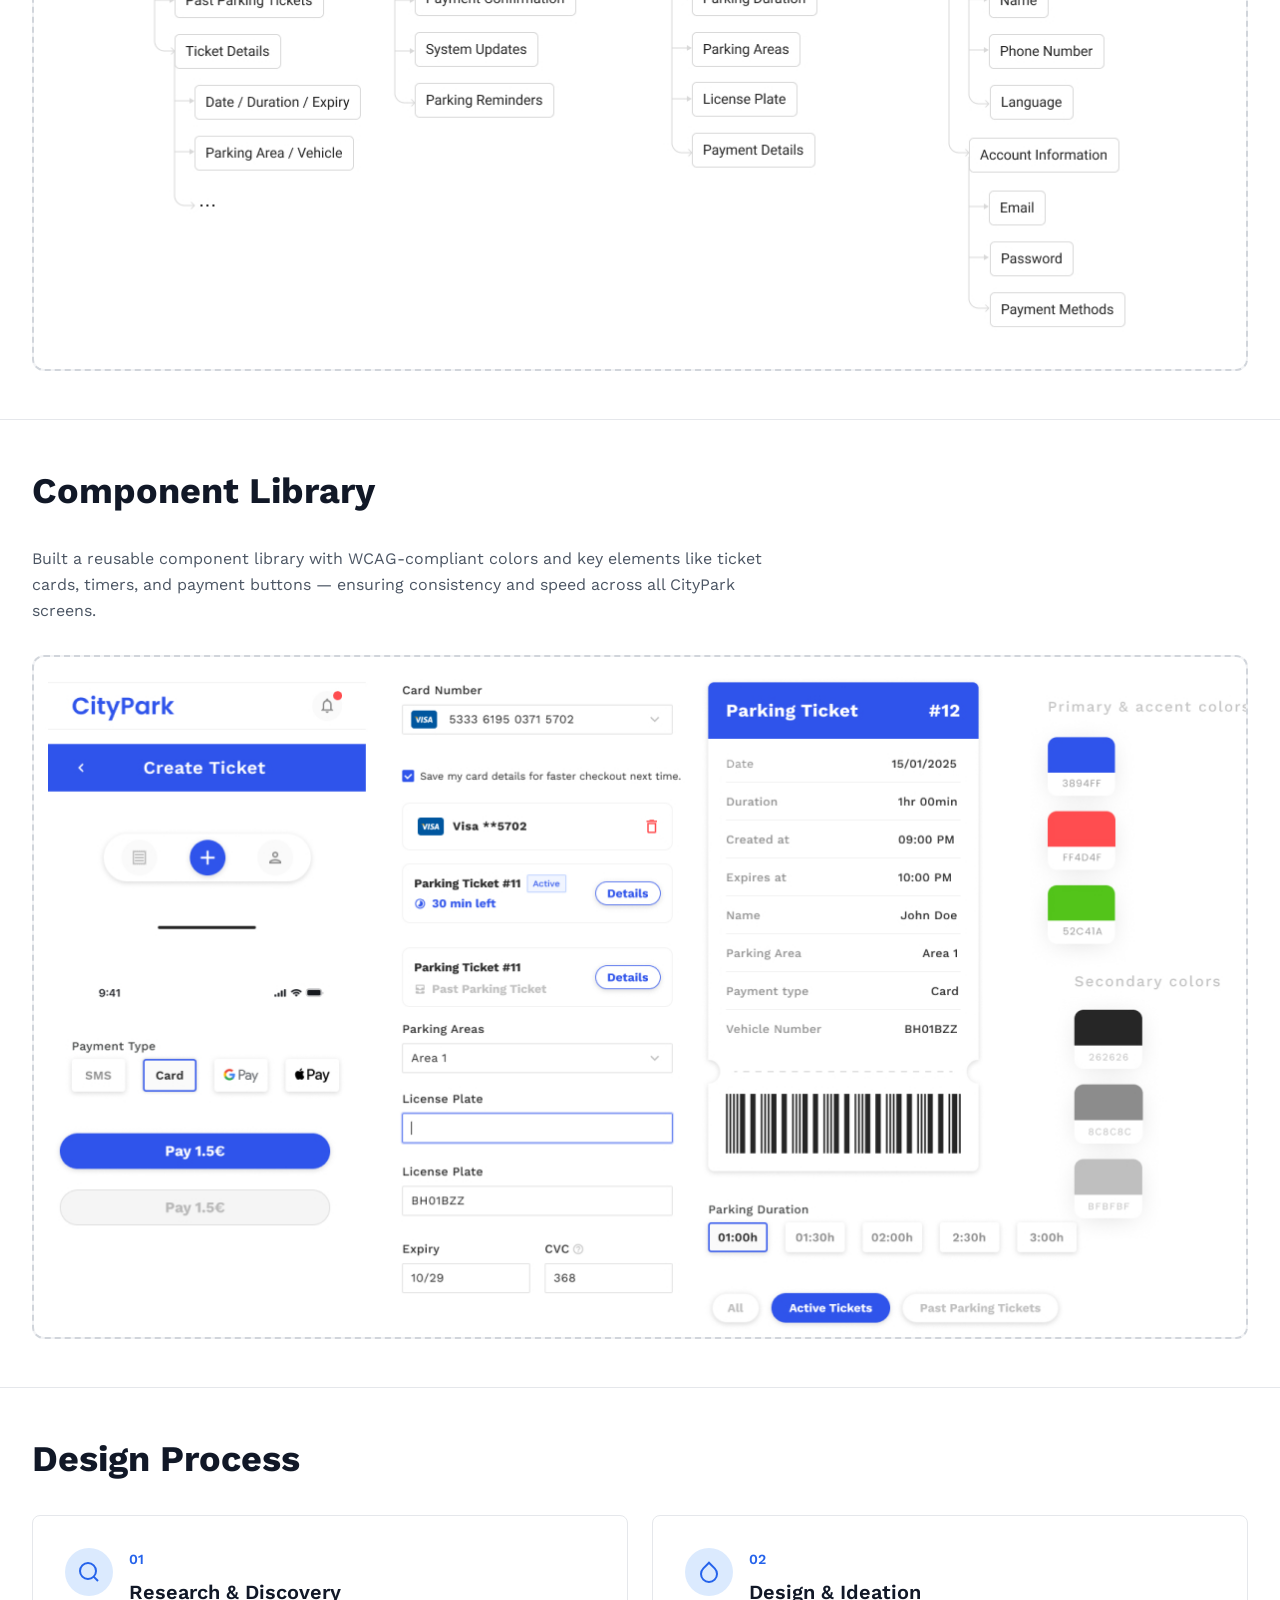
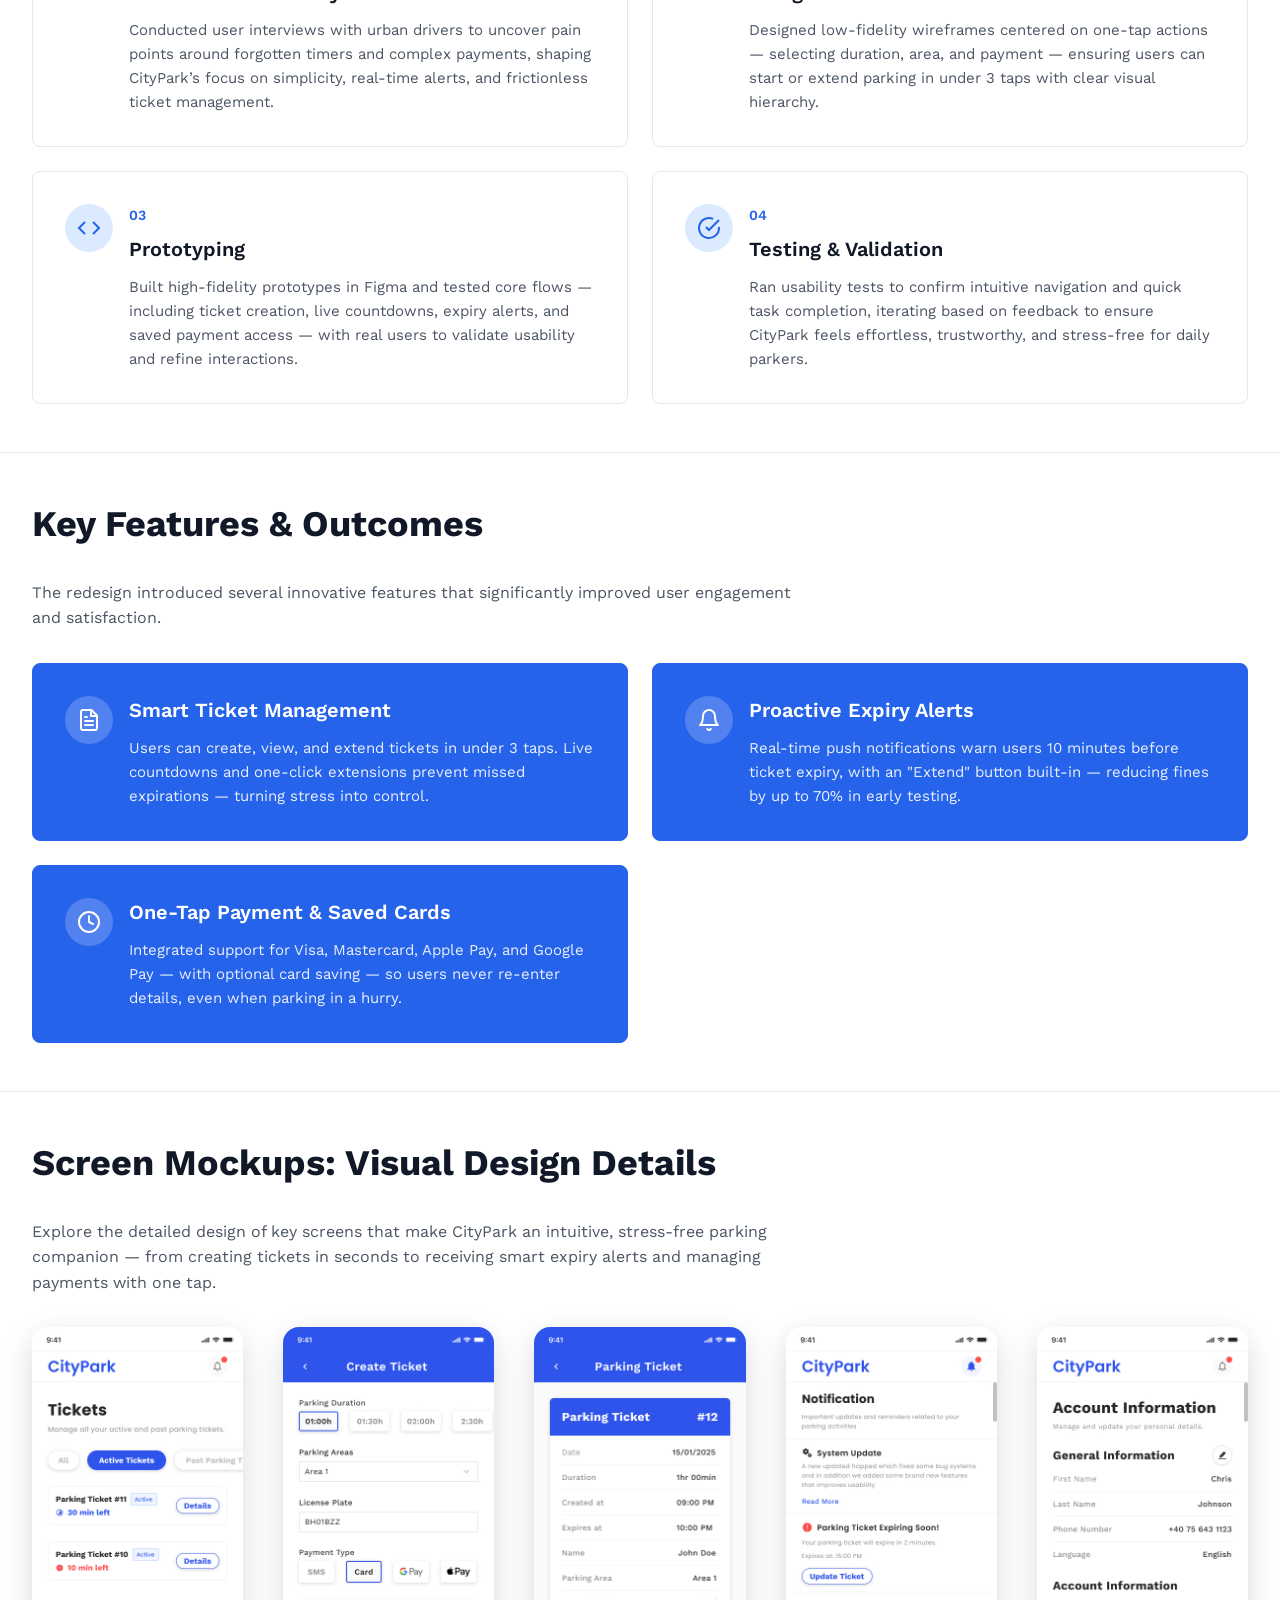
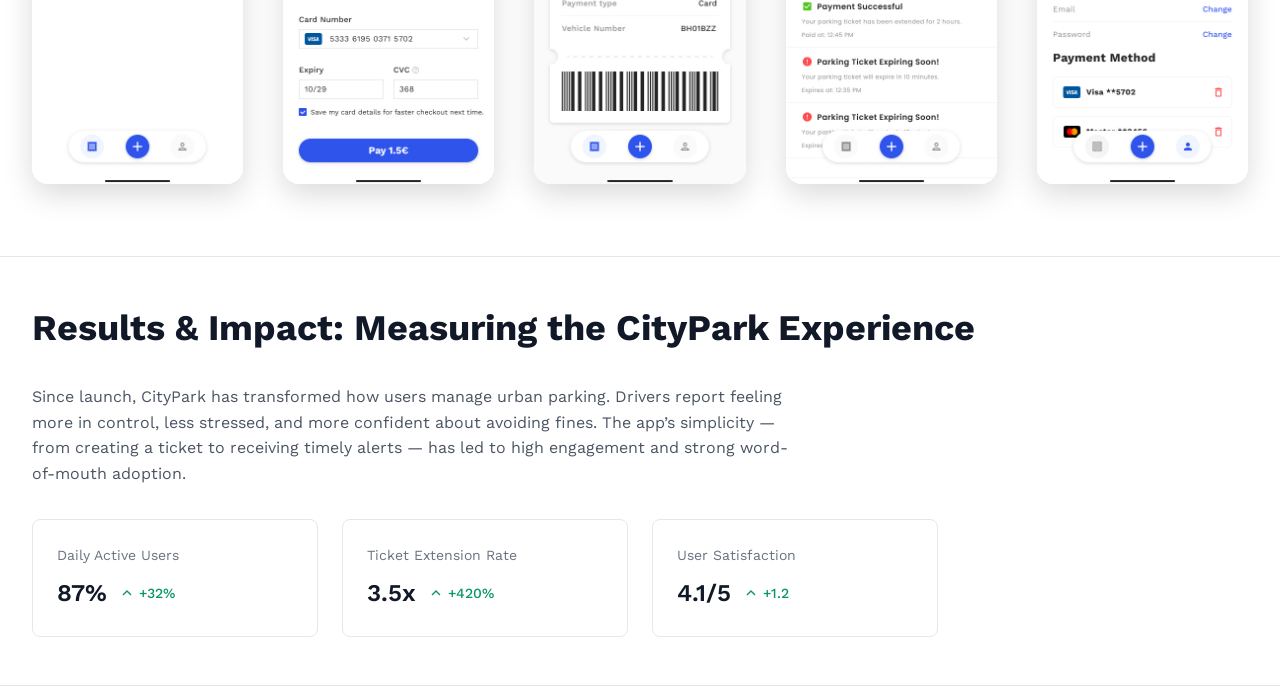
<file: usecases/citypark.html>
<!DOCTYPE html>
<html lang="en">
<head>
    <meta charset="UTF-8">
    <meta name="viewport" content="width=device-width, initial-scale=1.0">
    <title>City Park - The Smart Parking Solution for Urban Drivers. - UI/UX Case Study</title>
    <link href="https://fonts.googleapis.com/css2?family=Work+Sans:ital,wght@0,100;0,200;0,300;0,400;0,500;0,600;0,700;0,800;0,900;1,100;1,200;1,300;1,400;1,500;1,600;1,700;1,800;1,900&display=swap" rel="stylesheet">
    <link rel="stylesheet" href="./styles/citypark.css">
    <link rel="stylesheet" href="../styles.css">

    <!-- SVG Icon -->
     <link rel="icon" type="image/x-icon" href="../assets/logo.jpg">
     
</head>
<body>
    <!-- Floating Back Button -->
    <a href="../index.html" class="back-button" id="backButton">
        <svg xmlns="http://www.w3.org/2000/svg" width="20" height="20" viewBox="0 0 24 24" fill="none" stroke="currentColor" stroke-width="2" stroke-linecap="round" stroke-linejoin="round">
            <path d="m12 19-7-7 7-7"/>
            <path d="M19 12H5"/>
        </svg>
        <span>Go Back</span>
    </a>

    <!-- Hero Section -->
    <section class="hero">
        <div class="container">
            <div class="tags">
                <span class="tag">Mobile</span>
                <span class="tag">Parking</span>
                <span class="tag">Smart City</span>
            </div>
            <h1>City Park</h1>
            <p class="subtitle">The Smart Parking Solution for Urban Drivers.</p>
            <div class="hero-image">
               <img src="./assets/CityPark/Cover.jpg" alt="hero-image">
            </div>
        </div>
    </section>

    <div class="separator"></div>

    <!-- Project Details -->
    <section class="project-details">
        <div class="container">
            <div class="details-grid">
                <div class="detail-card">
                    <div class="detail-label">Role</div>
                    <div class="detail-value">UI/UX Designer</div>
                </div>
                <div class="detail-card">
                    <div class="detail-label">Duration</div>
                    <div class="detail-value">4 Months</div>
                </div>
                
                <div class="detail-card">
                    <div class="detail-label">Platform</div>
                    <div class="detail-value">iOS & Android</div>
                </div>
            </div>
        </div>
    </section>

    <div class="separator"></div>

    <!-- Overview Section -->
    <section class="section">
        <div class="container">
            <h2>Overview</h2>
            <div class="overview-grid">
                <div>
                    <h3>The Challenge</h3>
                    <p>Users faced a fragmented and stressful parking experience: unclear ticket durations, missed expiration alerts, complicated payment flows, and clunky interfaces that made managing parking feel like a chore. 
                        Existing solutions lacked real-time updates, intuitive navigation, and proactive communication—leading to fines, frustration, and app abandonment.</p>
                </div>
                <div>
                    <h3>Goals</h3>
                     <ul class="key-questions">
                        <li>Streamline the end-to-end process of purchasing, managing, and extending parking tickets.</li>
                        <li>Minimize cognitive load with a clean, consistent interface and one-tap actions.</li>
                        <li>Implement smart, timely notifications to warn users before tickets expire.</li>
                        <li>Enable personalized experiences—such as saved payment methods and license plates—for faster future use.</li>
                        <li>Establish a scalable design system that ensures visual and functional coherence across all screens.</li>
                    </ul>
                </div>
            </div>
            <div class="overview-grid" style="margin-top: 2rem;">
                <div>
                    <h3>My Role</h3>
                    <p>As the lead UI/UX designer, I led user research, defined core user flows, designed low- and high-fidelity prototypes, and delivered pixel-perfect interfaces. I worked closely with product managers and developers to ensure seamless implementation while keeping the user’s needs at the center of every decision.</p>
                </div>
            </div>
        </div>
    </section>

    <div class="separator"></div>

     <!-- User Research Section -->
    <section class="section">
        <div class="container">
            <h2>User Research</h2>
            <p class="section-description">
                To ensure CityPark meets real user needs, I conducted qualitative research with 10 participants — including daily commuters, occasional city visitors, and frequent parkers in urban areas.
                 The goal was to understand how people currently manage parking, what pain points they experience, and what they expect from a modern digital parking solution.
            </p>
            
            <p style="font-size: 0.9375rem; color: #374151; margin-bottom: 0.5rem; margin-top: 1.5rem;">I used semi-structured interviews to uncover behaviors, frustrations, and motivations around parking payments, ticket management, and notifications. Key questions included:</p>
            <ul class="key-questions">
                <li>How do you typically pay for parking right now?</li>
                <li>What’s the most frustrating part of managing your parking ticket?</li>
                <li>Do you ever forget when your ticket expires? How does that usually happen?</li>
                <li>What would make parking easier or less stressful for you?</li>
            </ul>

            <div class="insights-grid">
                <div class="insight-card">
                    <p>Users often forget to extend or renew tickets due to lack of timely reminders or unclear expiration times — leading to fines and stress.</p>
                </div>
                <div class="insight-card">
                    <p>Many rely on memory or physical notes to track parking duration, resulting in inconsistent tracking and missed deadlines.</p>
                </div>
                <div class="insight-card">
                    <p>There’s a strong desire for simplicity and instant visual feedback — users want to see at a glance how much time is left, where they parked, and how to extend quickly.</p>
                </div>
                <div class="insight-card">
                    <p>Users want proactive alerts and easy payment options — especially one-tap extensions or saved cards — to avoid last-minute panic and penalties.</p>
                </div>
            </div>
        </div>
    </section>

    <div class="separator"></div>

    <!-- Information Architecture -->
    <section class="section">
        <div class="container">
            <h2>Information Architecture</h2>
            <p class="section-description">
               The app is structured around four core pillars of well-being: physical activity, sleep, medical symptoms, and a personal health journal. 
                This architecture enables users to quickly access relevant data and visualize connections between different aspects of their health.
            </p>
            <div class="placeholder-image">
                <img src="./assets/CityPark/IA.jpg" alt="Information Architecture Overview">
            </div>
        </div>
    </section>

    <div class="separator"></div>

    <!-- Design System -->
    <section class="section">
        <div class="container">
            <h2>Component Library</h2>
            <p class="section-description">
                Built a reusable component library with WCAG-compliant colors and key elements like ticket cards, timers, and payment buttons — ensuring consistency and speed across all CityPark screens.
            </p>

            <div class="placeholder-image">
                <img src="./assets/CityPark/component_library.jpg" alt="Design System Overview">
            </div>
            
        </div>
    </section>

    <div class="separator"></div>

   <!-- Process Section -->
    <section class="section">
        <div class="container">
            <h2>Design Process</h2>
            <div class="process-grid">
                <div class="process-card">
                    <div class="process-header">
                        <div class="process-icon">
                            <svg width="24" height="24" viewBox="0 0 24 24" fill="none" stroke="currentColor" stroke-width="2">
                                <circle cx="11" cy="11" r="8"></circle>
                                <path d="m21 21-4.35-4.35"></path>
                            </svg>
                        </div>
                        <div>
                            <div class="process-number">01</div>
                            <h3>Research & Discovery</h3>
                            <p>Conducted user interviews with urban drivers to uncover pain points around forgotten timers and complex payments, shaping CityPark’s focus on simplicity, real-time alerts, and frictionless ticket management.</p>
                        </div>
                    </div>
                </div>
                <div class="process-card">
                    <div class="process-header">
                        <div class="process-icon">
                            <svg width="24" height="24" viewBox="0 0 24 24" fill="none" stroke="currentColor" stroke-width="2">
                                <path d="M12 2.69l5.66 5.66a8 8 0 1 1-11.31 0z"></path>
                            </svg>
                        </div>
                        <div>
                            <div class="process-number">02</div>
                            <h3>Design & Ideation</h3>
                            <p>Designed low-fidelity wireframes centered on one-tap actions — selecting duration, area, and payment — ensuring users can start or extend parking in under 3 taps with clear visual hierarchy.</p>
                        </div>
                    </div>
                </div>
                <div class="process-card">
                    <div class="process-header">
                        <div class="process-icon">
                            <svg width="24" height="24" viewBox="0 0 24 24" fill="none" stroke="currentColor" stroke-width="2">
                                <polyline points="16 18 22 12 16 6"></polyline>
                                <polyline points="8 6 2 12 8 18"></polyline>
                            </svg>
                        </div>
                        <div>
                            <div class="process-number">03</div>
                            <h3>Prototyping</h3>
                            <p>Built high-fidelity prototypes in Figma and tested core flows — including ticket creation, live countdowns, expiry alerts, and saved payment access — with real users to validate usability and refine interactions.</p>
                        </div>
                    </div>
                </div>
                <div class="process-card">
                    <div class="process-header">
                        <div class="process-icon">
                            <svg width="24" height="24" viewBox="0 0 24 24" fill="none" stroke="currentColor" stroke-width="2">
                                <path d="M22 11.08V12a10 10 0 1 1-5.93-9.14"></path>
                                <polyline points="22 4 12 14.01 9 11.01"></polyline>
                            </svg>
                        </div>
                        <div>
                            <div class="process-number">04</div>
                            <h3>Testing & Validation</h3>
                            <p>Ran usability tests to confirm intuitive navigation and quick task completion, iterating based on feedback to ensure CityPark feels effortless, trustworthy, and stress-free for daily parkers.</p>
                        </div>
                    </div>
                </div>
            </div>
        </div>
    </section>

    <div class="separator"></div>

     <!-- Key Features & Outcomes -->
    <section class="section">
        <div class="container">
            <h2>Key Features & Outcomes</h2>
            <p class="section-description">The redesign introduced several innovative features that significantly improved user engagement and satisfaction.</p>
            
            <div class="process-grid">
                <div class="process-card" style="background-color: #2563eb; border-color: #2563eb;">
                    <div class="process-header">
                        <div class="process-icon" style="background-color: rgba(255, 255, 255, 0.2); color: white;">
                            <svg xmlns="http://www.w3.org/2000/svg" width="24" height="24" viewBox="0 0 24 24" fill="none" stroke="currentColor" stroke-width="2" stroke-linecap="round" stroke-linejoin="round">
                                <path d="M14.5 2H6a2 2 0 0 0-2 2v16a2 2 0 0 0 2 2h12a2 2 0 0 0 2-2V7.5L14.5 2z"/>
                                <polyline points="14 2 14 8 20 8"/>
                                <line x1="16" y1="13" x2="8" y2="13"/>
                                <line x1="16" y1="17" x2="8" y2="17"/>
                                <line x1="10" y1="9" x2="8" y2="9"/>
                            </svg>
                        </div>
                        <div>
                            <h3 style="color: white;">Smart Ticket Management</h3>
                            <p style="color: rgba(255, 255, 255, 0.9);">Users can create, view, and extend tickets in under 3 taps. Live countdowns and one-click extensions prevent missed expirations — turning stress into control.</p>
                        </div>
                    </div>
                </div>

                <div class="process-card" style="background-color: #2563eb; border-color: #2563eb;">
                    <div class="process-header">
                        <div class="process-icon" style="background-color: rgba(255, 255, 255, 0.2); color: white;">
                            <svg xmlns="http://www.w3.org/2000/svg" width="24" height="24" viewBox="0 0 24 24" fill="none" stroke="currentColor" stroke-width="2" stroke-linecap="round" stroke-linejoin="round">
                                <path d="M6 8a6 6 0 0 1 12 0c0 7 3 9 3 9H3s3-2 3-9"/>
                                <path d="M10.3 21a1.94 1.94 0 0 0 3.4 0"/>
                            </svg>
                        </div>
                        <div>
                            <h3 style="color: white;">Proactive Expiry Alerts</h3>
                            <p style="color: rgba(255, 255, 255, 0.9);">Real-time push notifications warn users 10 minutes before ticket expiry, with an "Extend" button built-in — reducing fines by up to 70% in early testing.</p>
                        </div>
                    </div>
                </div>

                <div class="process-card" style="background-color: #2563eb; border-color: #2563eb;">
                    <div class="process-header">
                        <div class="process-icon" style="background-color: rgba(255, 255, 255, 0.2); color: white;">
                            <svg xmlns="http://www.w3.org/2000/svg" width="24" height="24" viewBox="0 0 24 24" fill="none" stroke="currentColor" stroke-width="2" stroke-linecap="round" stroke-linejoin="round">
                                <circle cx="12" cy="12" r="10"/>
                                <polyline points="12 6 12 12 16 14"/>
                            </svg>
                        </div>
                        <div>
                            <h3 style="color: white;">One-Tap Payment & Saved Cards</h3>
                            <p style="color: rgba(255, 255, 255, 0.9);">Integrated support for Visa, Mastercard, Apple Pay, and Google Pay — with optional card saving — so users never re-enter details, even when parking in a hurry.</p>
                        </div>
                    </div>
                </div>
            </div>
        </div>
    </section>

    <div class="separator"></div>

    <!-- Screen Mockups Section -->
    <section class="section">
        <div class="container">
            <h2>Screen Mockups: Visual Design Details</h2>
            <p class="section-description">Explore the detailed design of key screens that make CityPark an intuitive, stress-free parking companion — from creating tickets in seconds to receiving smart expiry alerts and managing payments with one tap.</p>
            
            <div class="mockups-grid">
                 <div class="mockup-card">
                    <div class="mockup-image">
                        <img src="./assets/CityPark/1.jpg" alt="placeholder-image">
                    </div>
                </div>


                <div class="mockup-card">
                    <div class="mockup-image">
                        <img src="./assets/CityPark/2.jpg" alt="placeholder-image">
                    </div>
                </div>

                 <div class="mockup-card">
                    <div class="mockup-image">
                        <img src="./assets/CityPark/3.jpg" alt="placeholder-image">
                    </div>
                </div>

                 <div class="mockup-card">
                    <div class="mockup-image">
                        <img src="./assets/CityPark/4.jpg" alt="placeholder-image">
                    </div>
                </div>

                 <div class="mockup-card">
                    <div class="mockup-image">
                        <img src="./assets/CityPark/5.jpg" alt="placeholder-image">
                    </div>
                </div>
            </div>
        </div>
    </section>

    <div class="separator"></div>

   
   <!-- Results Section -->
    <section class="section">
        <div class="container">
            <h2>Results & Impact: Measuring the CityPark Experience</h2>
            <p class="section-description">
                Since launch, CityPark has transformed how users manage urban parking. Drivers report feeling more in control, less stressed, and more confident about avoiding fines. The app’s simplicity — from creating a ticket to receiving timely alerts — has led to high engagement and strong word-of-mouth adoption.
            </p>
            <div class="metrics-grid">
                <div class="metric-card">
                    <p class="metric-label">Daily Active Users</p>
                    <div class="metric-value-container">
                        <p class="metric-value">87%</p>
                        <div class="metric-change metric-up">
                            <svg width="16" height="16" viewBox="0 0 24 24" fill="none" stroke="currentColor" stroke-width="2">
                                <polyline points="18 15 12 9 6 15"></polyline>
                            </svg>
                            <span>+32%</span>
                        </div>
                    </div>
                </div>
                <div class="metric-card">
                    <p class="metric-label">Ticket Extension Rate</p>
                    <div class="metric-value-container">
                        <p class="metric-value">3.5x</p>
                        <div class="metric-change metric-up">
                            <svg width="16" height="16" viewBox="0 0 24 24" fill="none" stroke="currentColor" stroke-width="2">
                                <polyline points="18 15 12 9 6 15"></polyline>
                            </svg>
                            <span>+420%</span>
                        </div>
                    </div>
                </div>
                <div class="metric-card">
                    <p class="metric-label">User Satisfaction</p>
                    <div class="metric-value-container">
                        <p class="metric-value">4.1/5</p>
                        <div class="metric-change metric-up">
                            <svg width="16" height="16" viewBox="0 0 24 24" fill="none" stroke="currentColor" stroke-width="2">
                                <polyline points="18 15 12 9 6 15"></polyline>
                            </svg>
                            <span>+1.2</span>
                        </div>
                    </div>
                </div>
            </div>
        </div>
    </section>

    <div class="separator"></div>

    <script src="./js/citypark.js"></script>

    
</body>
</html>
</file>
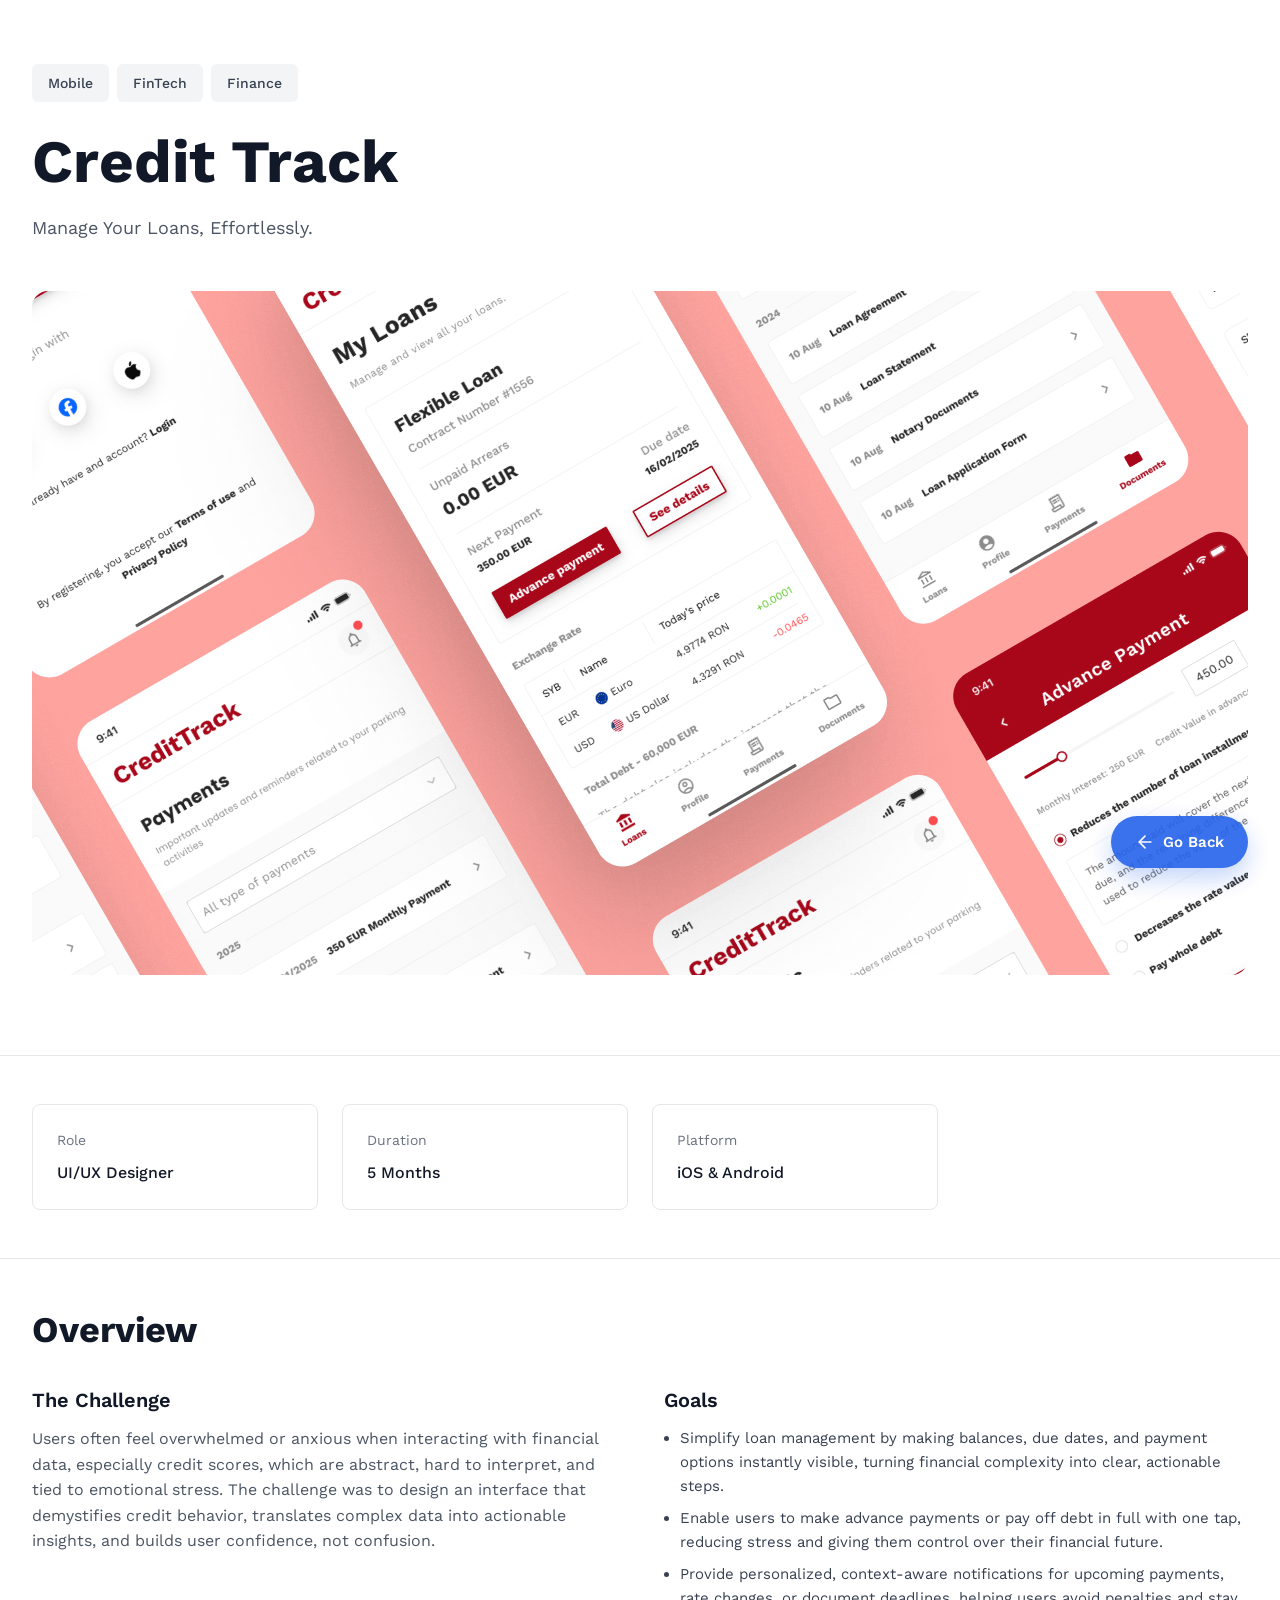
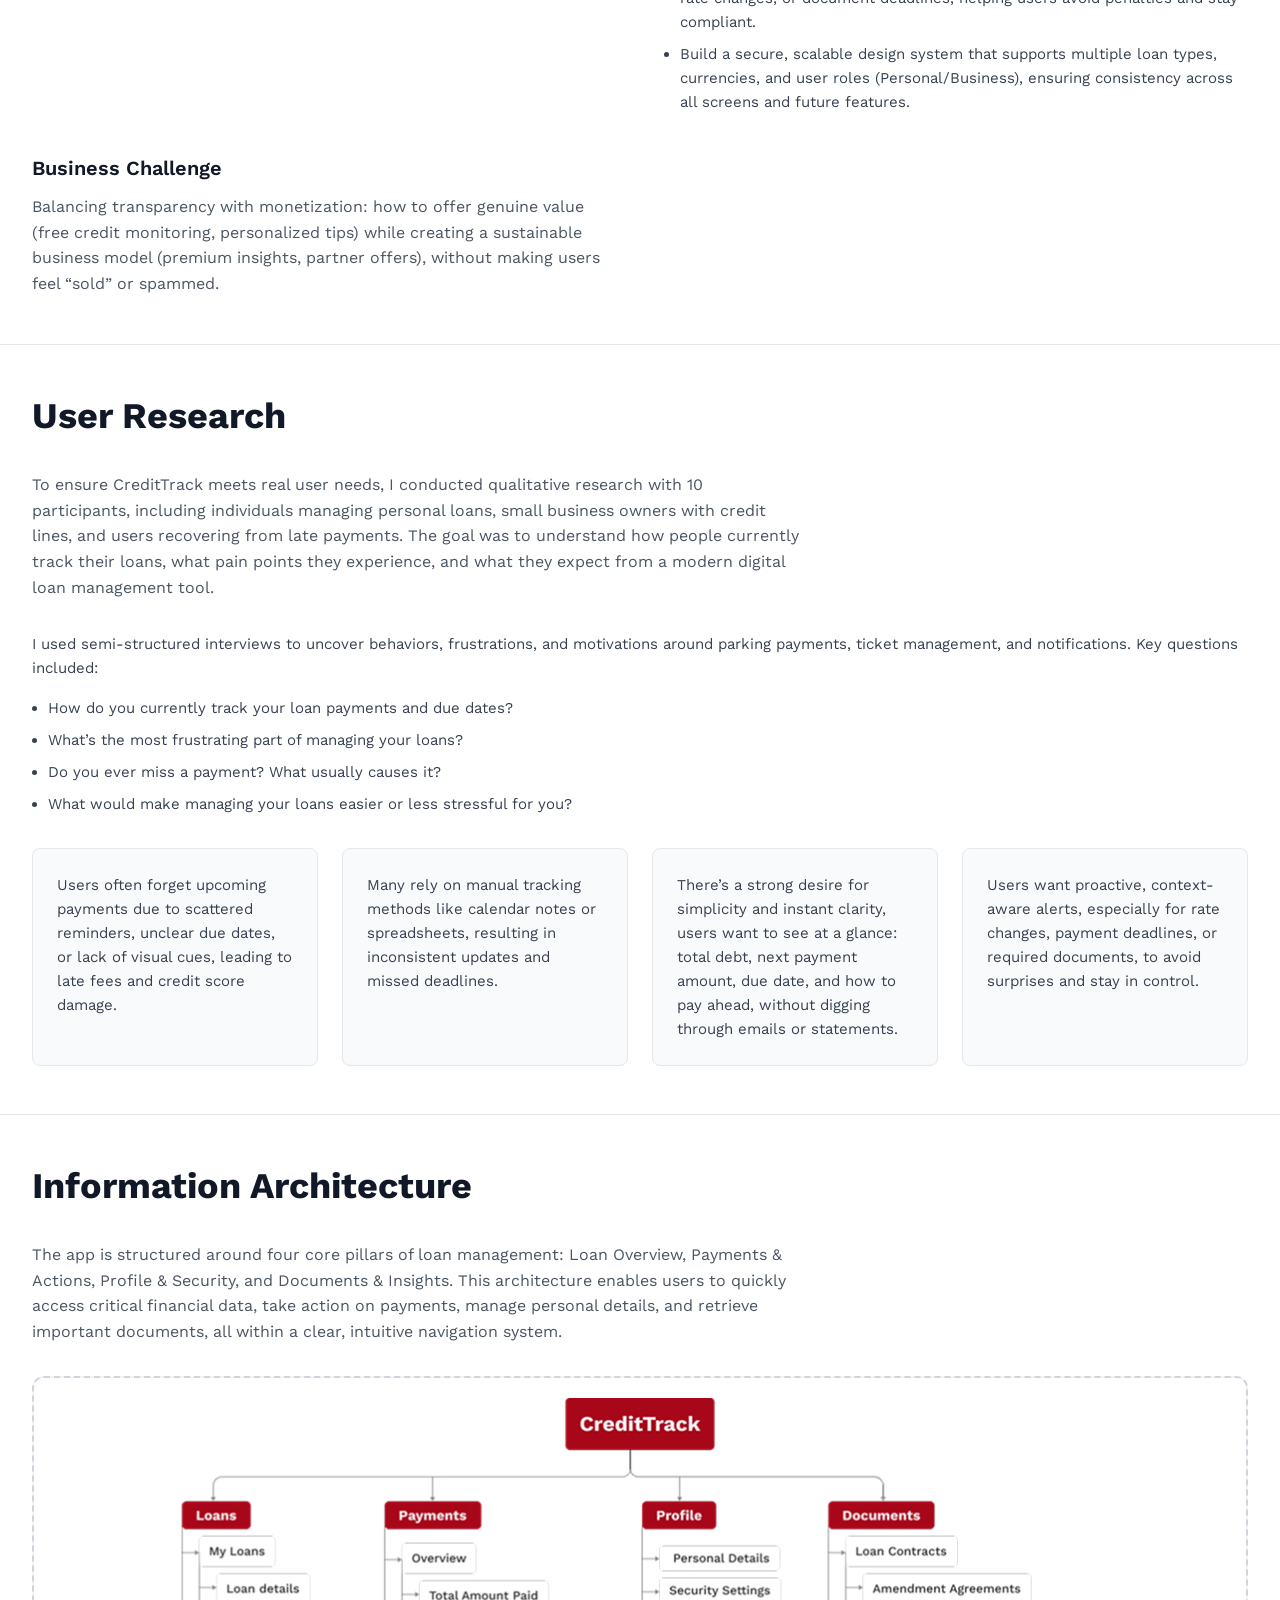
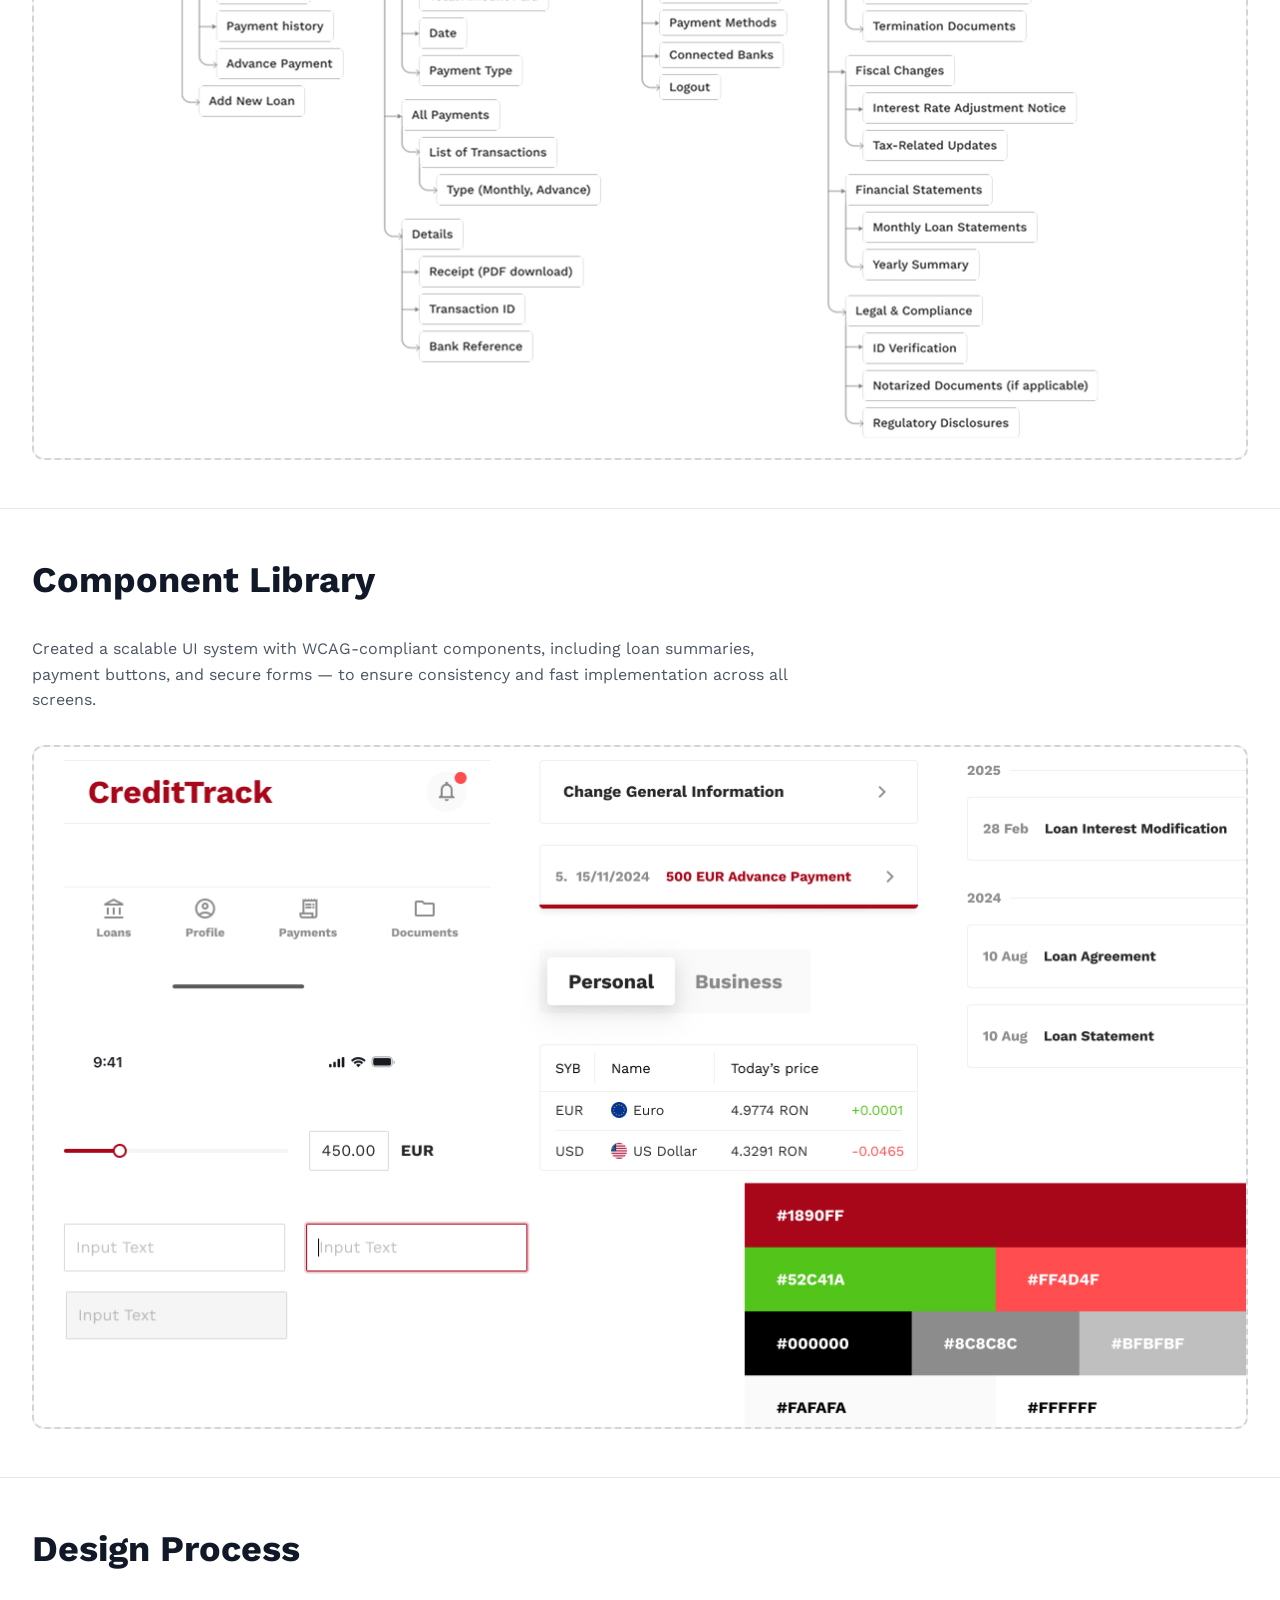
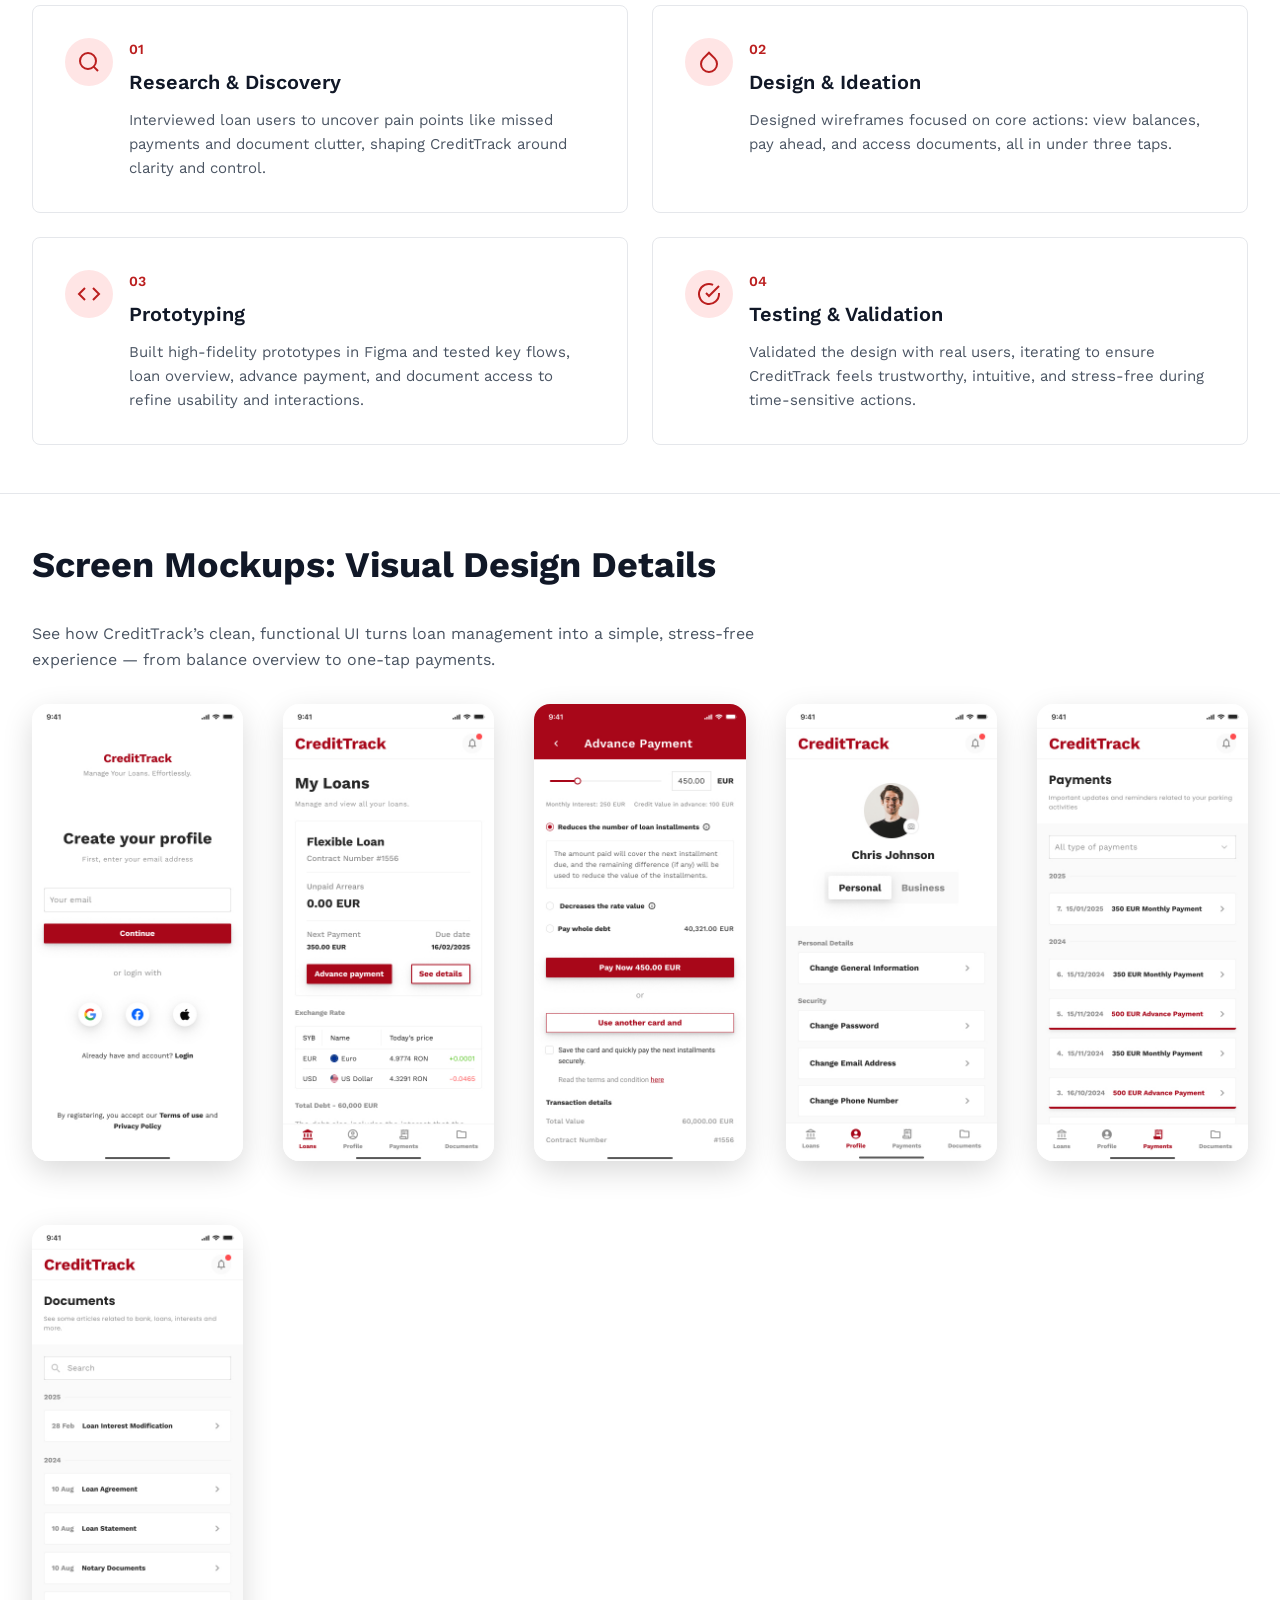
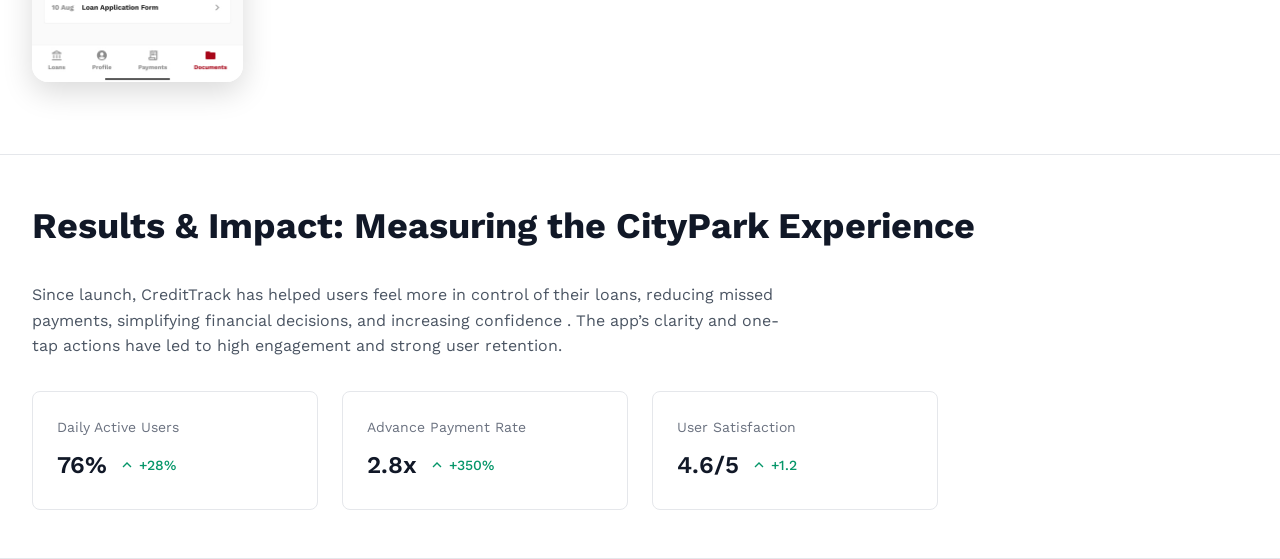
<file: usecases/credit_track.html>
<!DOCTYPE html>
<html lang="en">
<head>
    <meta charset="UTF-8">
    <meta name="viewport" content="width=device-width, initial-scale=1.0">
    <title>Credit Track - Manage Your Loans, Effortlessly - UI/UX Case Study</title>
    <link href="https://fonts.googleapis.com/css2?family=Work+Sans:ital,wght@0,100;0,200;0,300;0,400;0,500;0,600;0,700;0,800;0,900;1,100;1,200;1,300;1,400;1,500;1,600;1,700;1,800;1,900&display=swap" rel="stylesheet">
    <link rel="stylesheet" href="../usecases/styles/credit_track.css">
    <link rel="stylesheet" href="../styles.css">

    <!-- SVG Icon -->
     <link rel="icon" type="image/x-icon" href="../assets/logo.jpg">
     
</head>
<body>
    <!-- Floating Back Button -->
    <a href="../index.html" class="back-button" id="backButton">
        <svg xmlns="http://www.w3.org/2000/svg" width="20" height="20" viewBox="0 0 24 24" fill="none" stroke="currentColor" stroke-width="2" stroke-linecap="round" stroke-linejoin="round">
            <path d="m12 19-7-7 7-7"/>
            <path d="M19 12H5"/>
        </svg>
        <span>Go Back</span>
    </a>

    <!-- Hero Section -->
    <section class="hero">
        <div class="container">
            <div class="tags">
                <span class="tag">Mobile</span>
                <span class="tag">FinTech</span>
                <span class="tag">Finance</span>
            </div>
            <h1>Credit Track</h1>
            <p class="subtitle">Manage Your Loans, Effortlessly.</p>
            <div class="hero-image">
               <img src="./assets/Credit_Track/cover.jpg" alt="hero-image">
            </div>
        </div>
    </section>

    <div class="separator"></div>

    <!-- Project Details -->
    <section class="project-details">
        <div class="container">
            <div class="details-grid">
                <div class="detail-card">
                    <div class="detail-label">Role</div>
                    <div class="detail-value">UI/UX Designer</div>
                </div>
                <div class="detail-card">
                    <div class="detail-label">Duration</div>
                    <div class="detail-value">5 Months</div>
                </div>
                
                <div class="detail-card">
                    <div class="detail-label">Platform</div>
                    <div class="detail-value">iOS & Android</div>
                </div>
            </div>
        </div>
    </section>

    <div class="separator"></div>

    <!-- Overview Section -->
    <section class="section">
        <div class="container">
            <h2>Overview</h2>
            <div class="overview-grid">
                <div>
                    <h3>The Challenge</h3>
                    <p>Users often feel overwhelmed or anxious when interacting with financial data, especially credit scores, which are abstract, hard to interpret, and tied to emotional stress.
                         The challenge was to design an interface that demystifies credit behavior, translates complex data into actionable insights, and builds user confidence, not confusion.</p>
                </div>
                <div>
                    <h3>Goals</h3>
                     <ul class="key-questions">
                        <li>Simplify loan management by making balances, due dates, and payment options instantly visible, turning financial complexity into clear, actionable steps.</li>
                        <li>Enable users to make advance payments or pay off debt in full with one tap, reducing stress and giving them control over their financial future.</li>
                        <li>Provide personalized, context-aware notifications for upcoming payments, rate changes, or document deadlines, helping users avoid penalties and stay compliant.</li>
                        <li>Build a secure, scalable design system that supports multiple loan types, currencies, and user roles (Personal/Business), ensuring consistency across all screens and future features.</li>
                    </ul>
                </div>
            </div>
            <div class="overview-grid" style="margin-top: 2rem;">
                <div>
                    <h3>Business Challenge</h3>
                    <p>Balancing transparency with monetization: how to offer genuine value (free credit monitoring, personalized tips) while creating a sustainable business model (premium insights, partner offers), without making users feel “sold” or spammed.</p>
                </div>
            </div>
        </div>
    </section>

    <div class="separator"></div>

     <!-- User Research Section -->
    <section class="section">
        <div class="container">
            <h2>User Research</h2>
            <p class="section-description">
                To ensure CreditTrack meets real user needs, I conducted qualitative research with 10 participants, including individuals managing personal loans, small business owners with credit lines, and users recovering from late payments.
                The goal was to understand how people currently track their loans, what pain points they experience, and what they expect from a modern digital loan management tool.
            </p>
            
            <p style="font-size: 0.9375rem; color: #374151; margin-bottom: 0.5rem; margin-top: 1.5rem;">I used semi-structured interviews to uncover behaviors, frustrations, and motivations around parking payments, ticket management, and notifications. Key questions included:</p>
            <ul class="key-questions">
                <li>How do you currently track your loan payments and due dates?</li>
                <li>What’s the most frustrating part of managing your loans?</li>
                <li>Do you ever miss a payment? What usually causes it?</li>
                <li>What would make managing your loans easier or less stressful for you?</li>
            </ul>

            <div class="insights-grid">
                <div class="insight-card">
                    <p>Users often forget upcoming payments due to scattered reminders, unclear due dates, or lack of visual cues, leading to late fees and credit score damage.</p>
                </div>
                <div class="insight-card">
                    <p>Many rely on manual tracking methods like calendar notes or spreadsheets, resulting in inconsistent updates and missed deadlines.</p>
                </div>
                <div class="insight-card">
                    <p>There’s a strong desire for simplicity and instant clarity, users want to see at a glance: total debt, next payment amount, due date, and how to pay ahead, without digging through emails or statements.</p>
                </div>
                <div class="insight-card">
                    <p>Users want proactive, context-aware alerts, especially for rate changes, payment deadlines, or required documents, to avoid surprises and stay in control.</p>
                </div>
            </div>
        </div>
    </section>

    <div class="separator"></div>

    <!-- Information Architecture -->
    <section class="section">
        <div class="container">
            <h2>Information Architecture</h2>
            <p class="section-description">
               The app is structured around four core pillars of loan management: Loan Overview, Payments & Actions, Profile & Security, and Documents & Insights. 
               This architecture enables users to quickly access critical financial data, take action on payments, manage personal details, and retrieve important documents, all within a clear, intuitive navigation system.
            </p>
            <div class="placeholder-image">
                <img src="./assets/Credit_Track/IA.jpg" alt="Information Architecture Overview">
            </div>
        </div>
    </section>

    <div class="separator"></div>

    <!-- Design System -->
    <section class="section">
        <div class="container">
            <h2>Component Library</h2>
            <p class="section-description">
                Created a scalable UI system with WCAG-compliant components, including loan summaries, payment buttons, and secure forms — to ensure consistency and fast implementation across all screens.
            </p>

            <div class="placeholder-image">
                <img src="./assets/Credit_Track/Component_Library.jpg" alt="Design System Overview">
            </div>
            
        </div>
    </section>

    <div class="separator"></div>

   <!-- Process Section -->
    <section class="section">
        <div class="container">
            <h2>Design Process</h2>
            <div class="process-grid">
                <div class="process-card">
                    <div class="process-header">
                        <div class="process-icon">
                            <svg width="24" height="24" viewBox="0 0 24 24" fill="none" stroke="currentColor" stroke-width="2">
                                <circle cx="11" cy="11" r="8"></circle>
                                <path d="m21 21-4.35-4.35"></path>
                            </svg>
                        </div>
                        <div>
                            <div class="process-number">01</div>
                            <h3>Research & Discovery</h3>
                            <p>Interviewed loan users to uncover pain points like missed payments and document clutter, shaping CreditTrack around clarity and control.</p>
                        </div>
                    </div>
                </div>
                <div class="process-card">
                    <div class="process-header">
                        <div class="process-icon">
                            <svg width="24" height="24" viewBox="0 0 24 24" fill="none" stroke="currentColor" stroke-width="2">
                                <path d="M12 2.69l5.66 5.66a8 8 0 1 1-11.31 0z"></path>
                            </svg>
                        </div>
                        <div>
                            <div class="process-number">02</div>
                            <h3>Design & Ideation</h3>
                            <p>Designed wireframes focused on core actions: view balances, pay ahead, and access documents, all in under three taps.</p>
                        </div>
                    </div>
                </div>
                <div class="process-card">
                    <div class="process-header">
                        <div class="process-icon">
                            <svg width="24" height="24" viewBox="0 0 24 24" fill="none" stroke="currentColor" stroke-width="2">
                                <polyline points="16 18 22 12 16 6"></polyline>
                                <polyline points="8 6 2 12 8 18"></polyline>
                            </svg>
                        </div>
                        <div>
                            <div class="process-number">03</div>
                            <h3>Prototyping</h3>
                            <p>Built high-fidelity prototypes in Figma and tested key flows, loan overview, advance payment, and document access to refine usability and interactions.</p>
                        </div>
                    </div>
                </div>
                <div class="process-card">
                    <div class="process-header">
                        <div class="process-icon">
                            <svg width="24" height="24" viewBox="0 0 24 24" fill="none" stroke="currentColor" stroke-width="2">
                                <path d="M22 11.08V12a10 10 0 1 1-5.93-9.14"></path>
                                <polyline points="22 4 12 14.01 9 11.01"></polyline>
                            </svg>
                        </div>
                        <div>
                            <div class="process-number">04</div>
                            <h3>Testing & Validation</h3>
                            <p>Validated the design with real users, iterating to ensure CreditTrack feels trustworthy, intuitive, and stress-free during time-sensitive actions.</p>
                        </div>
                    </div>
                </div>
            </div>
        </div>
    </section>

    <div class="separator"></div>
 <!-- Screen Mockups Section -->
    <section class="section">
        <div class="container">
            <h2>Screen Mockups: Visual Design Details</h2>
            <p class="section-description">See how CreditTrack’s clean, functional UI turns loan management into a simple, stress-free experience — from balance overview to one-tap payments. </p>
            
            <div class="mockups-grid">
                 <div class="mockup-card">
                    <div class="mockup-image">
                        <img src="./assets/Credit_Track/Loans.jpg" alt="placeholder-image">
                    </div>
                </div>


                <div class="mockup-card">
                    <div class="mockup-image">
                        <img src="./assets/Credit_Track/Loans1.jpg" alt="placeholder-image">
                    </div>
                </div>

                 <div class="mockup-card">
                    <div class="mockup-image">
                        <img src="./assets/Credit_Track/Advance Payment.jpg" alt="placeholder-image">
                    </div>
                </div>

                 <div class="mockup-card">
                    <div class="mockup-image">
                        <img src="./assets/Credit_Track/Profile.jpg" alt="placeholder-image">
                    </div>
                </div>

                 <div class="mockup-card">
                    <div class="mockup-image">
                        <img src="./assets/Credit_Track/Profile1.jpg" alt="placeholder-image">
                    </div>
                </div>

                <div class="mockup-card">
                    <div class="mockup-image">
                        <img src="./assets/Credit_Track/Profile2.jpg" alt="placeholder-image">
                    </div>
                </div>
            </div>
        </div>
    </section>

    <div class="separator"></div>

   
   <!-- Results Section -->
    <section class="section">
        <div class="container">
            <h2>Results & Impact: Measuring the CityPark Experience</h2>
            <p class="section-description">
                Since launch, CreditTrack has helped users feel more in control of their loans, reducing missed payments, simplifying financial decisions, and increasing confidence
                . The app’s clarity and one-tap actions have led to high engagement and strong user retention.
            </p>
            <div class="metrics-grid">
                <div class="metric-card">
                    <p class="metric-label">Daily Active Users</p>
                    <div class="metric-value-container">
                        <p class="metric-value">76%</p>
                        <div class="metric-change metric-up">
                            <svg width="16" height="16" viewBox="0 0 24 24" fill="none" stroke="currentColor" stroke-width="2">
                                <polyline points="18 15 12 9 6 15"></polyline>
                            </svg>
                            <span>+28%</span>
                        </div>
                    </div>
                </div>
                <div class="metric-card">
                    <p class="metric-label">Advance Payment Rate</p>
                    <div class="metric-value-container">
                        <p class="metric-value">2.8x</p>
                        <div class="metric-change metric-up">
                            <svg width="16" height="16" viewBox="0 0 24 24" fill="none" stroke="currentColor" stroke-width="2">
                                <polyline points="18 15 12 9 6 15"></polyline>
                            </svg>
                            <span>+350%</span>
                        </div>
                    </div>
                </div>
                <div class="metric-card">
                    <p class="metric-label">User Satisfaction</p>
                    <div class="metric-value-container">
                        <p class="metric-value">4.6/5</p>
                        <div class="metric-change metric-up">
                            <svg width="16" height="16" viewBox="0 0 24 24" fill="none" stroke="currentColor" stroke-width="2">
                                <polyline points="18 15 12 9 6 15"></polyline>
                            </svg>
                            <span>+1.2</span>
                        </div>
                    </div>
                </div>
            </div>
        </div>
    </section>

    <div class="separator"></div>

    <script src="./js/citypark.js"></script>

    
</body>
</html>
</file>
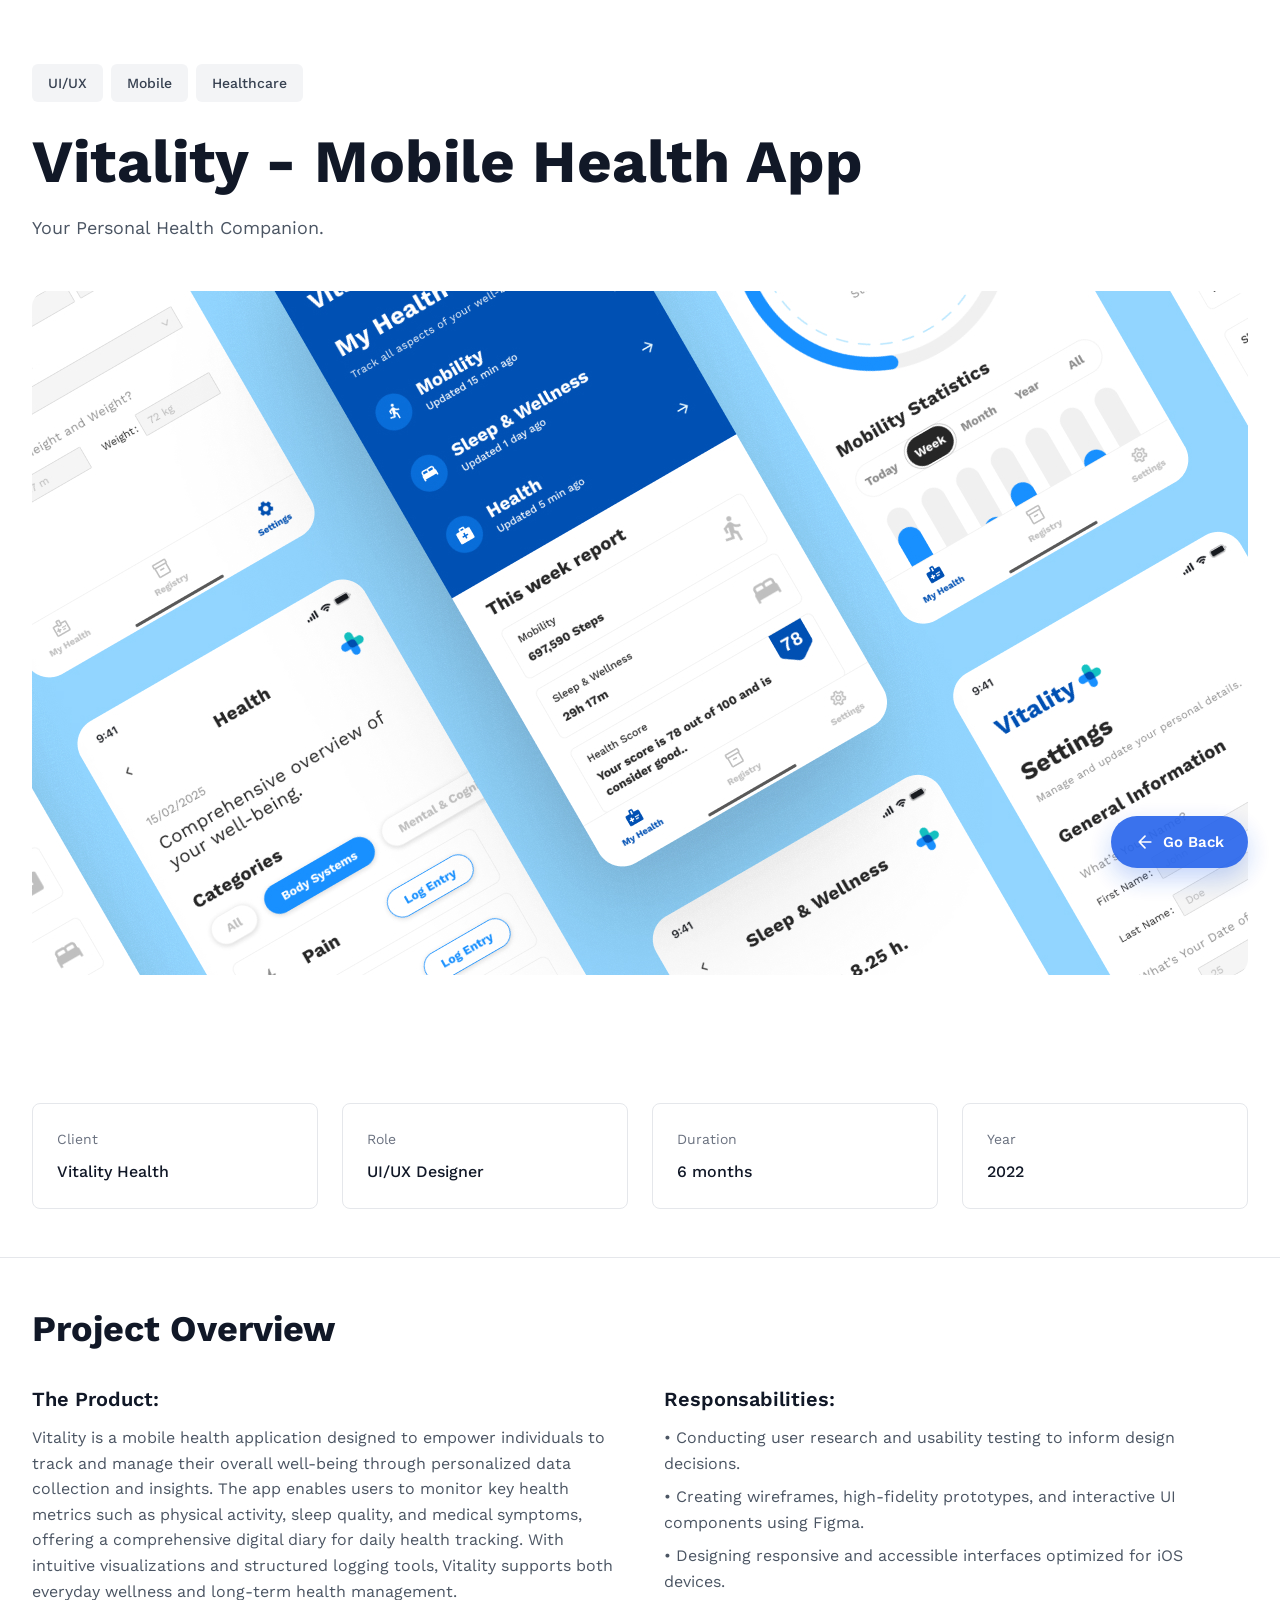
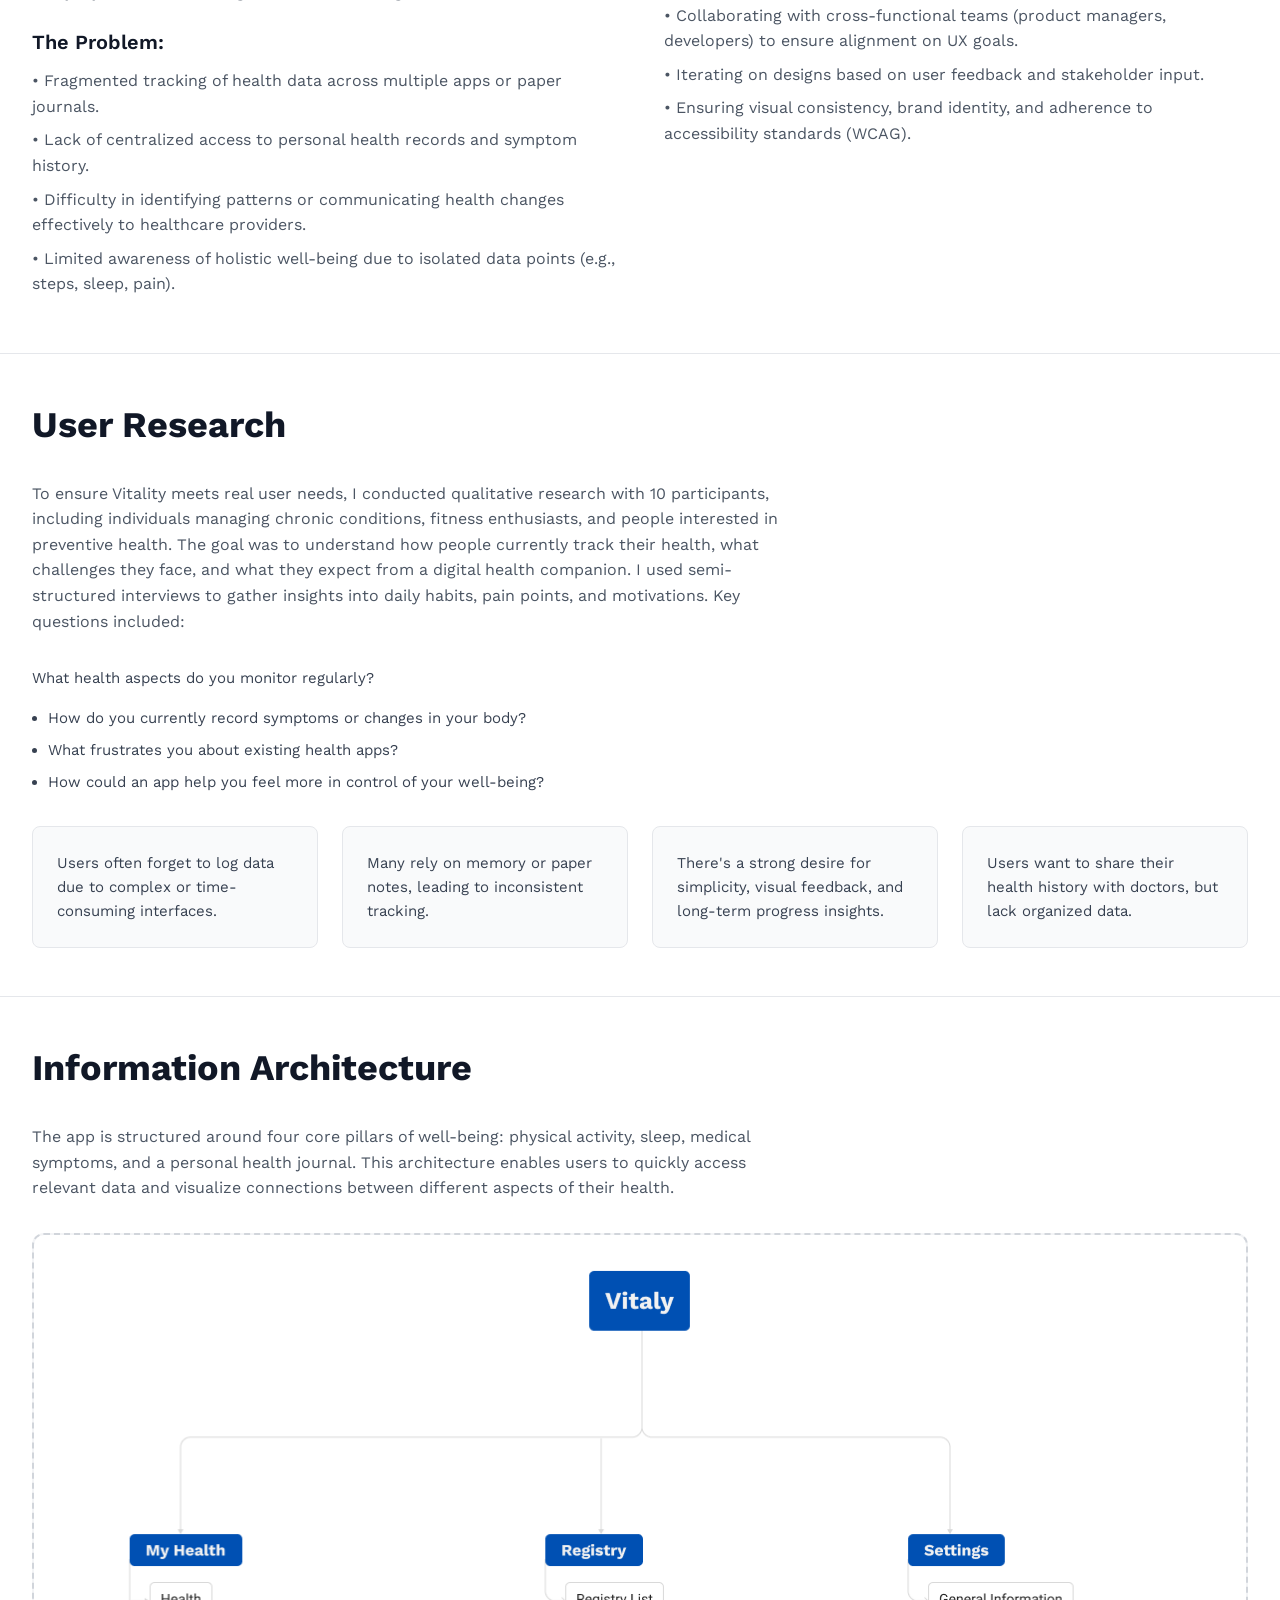
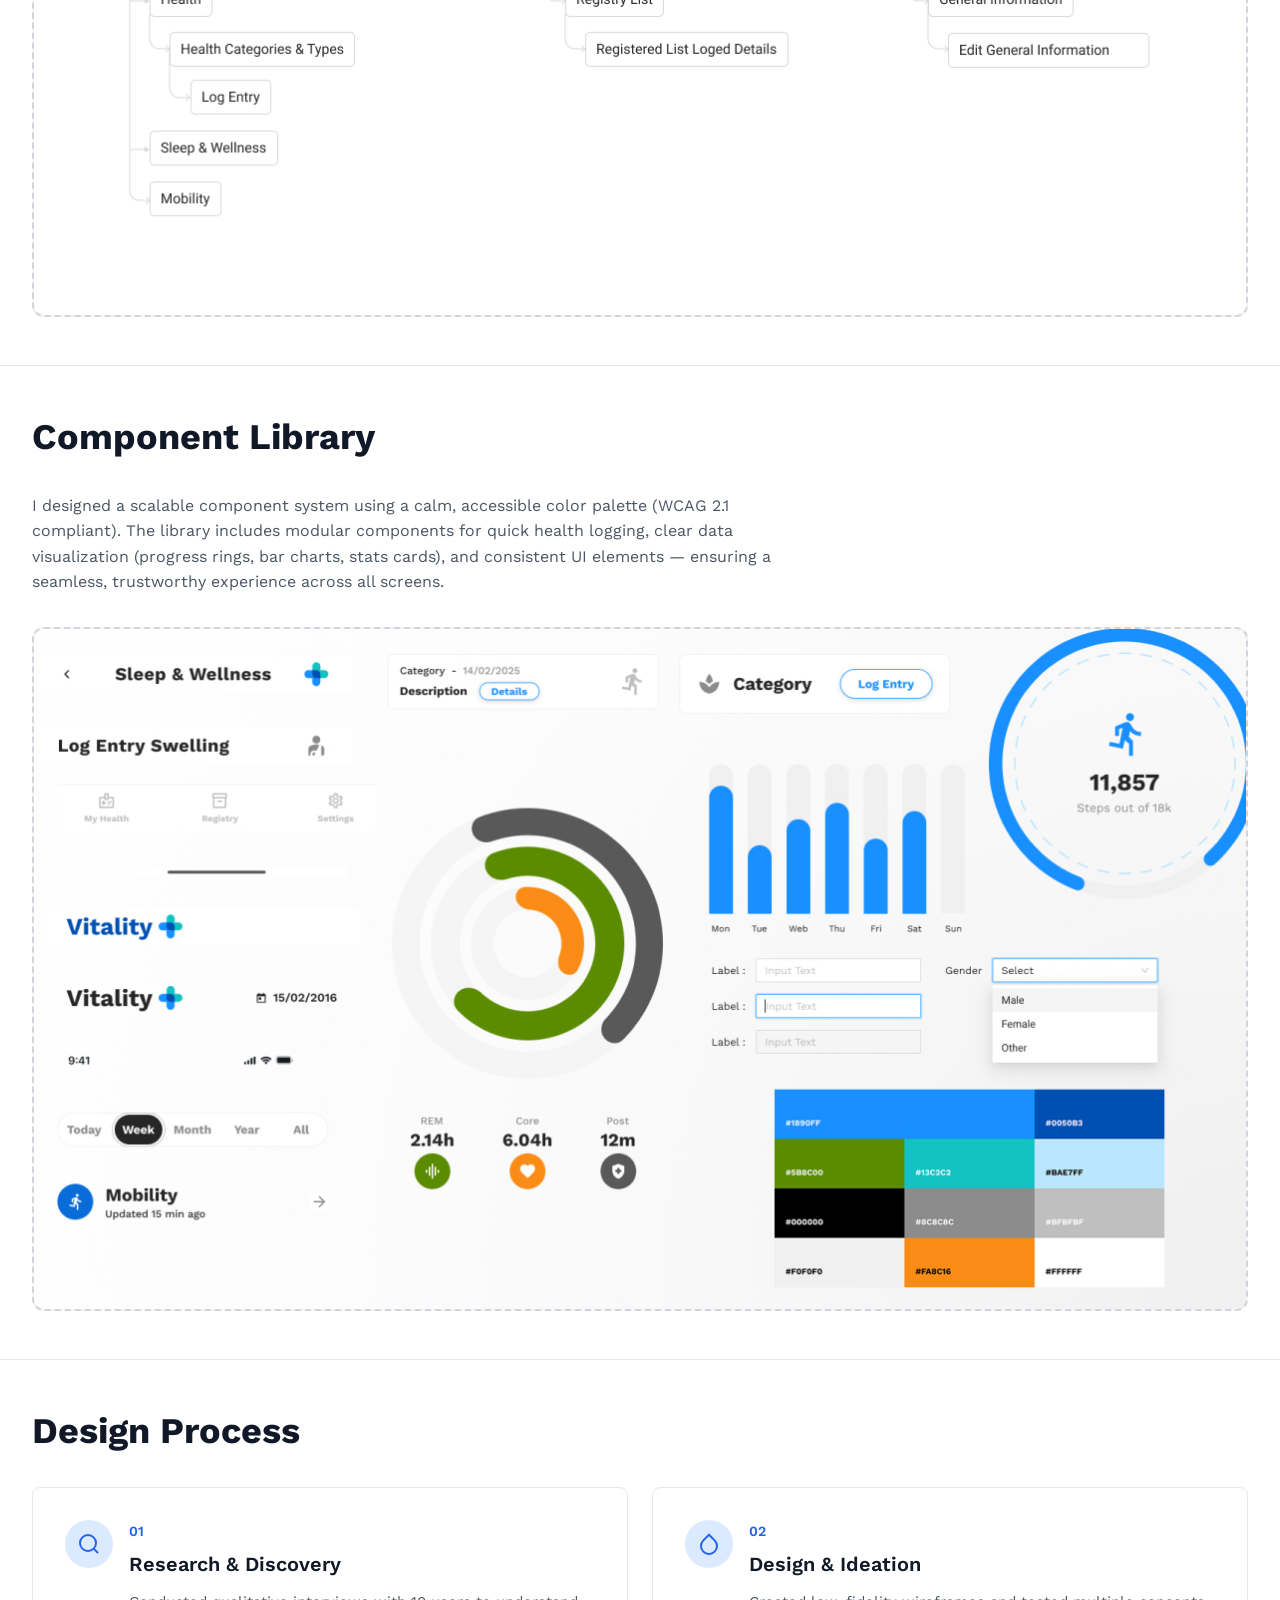
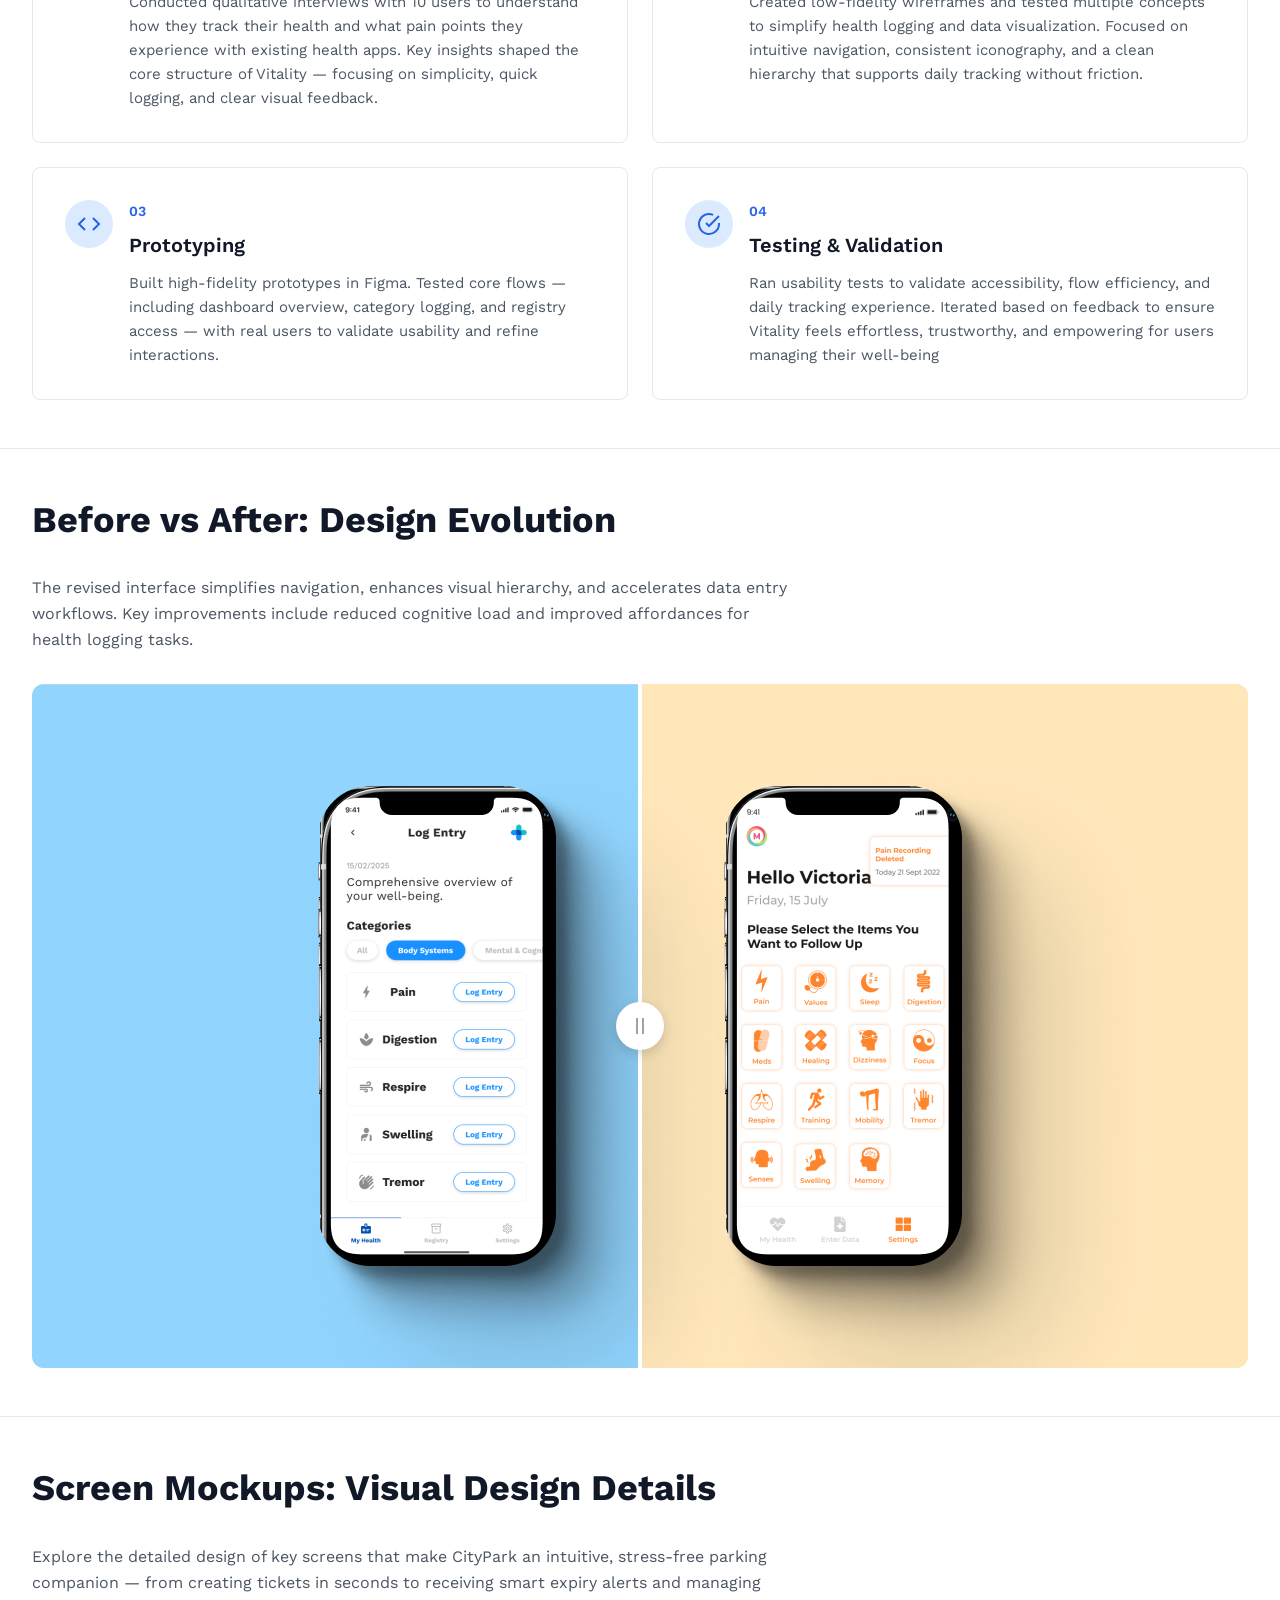
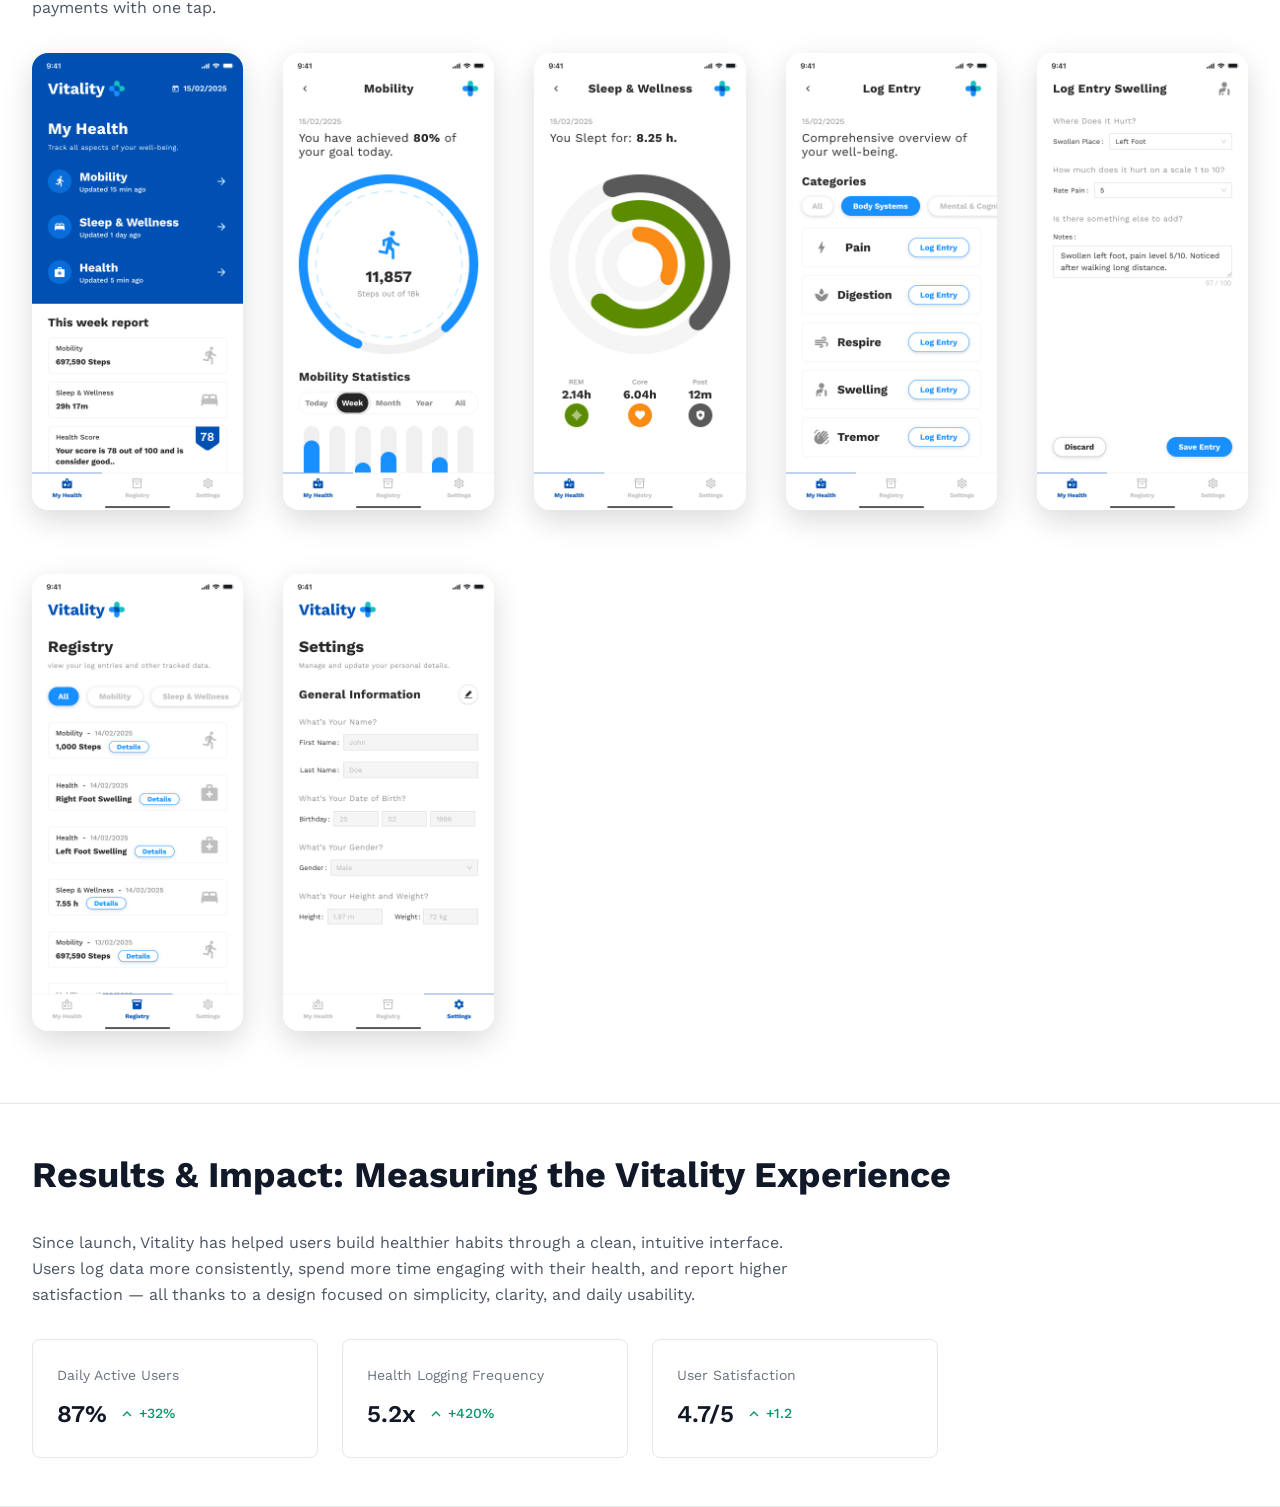
<file: usecases/vitaly.html>
<!DOCTYPE html>
<html lang="ro">
<head>
    <meta charset="UTF-8">
    <meta name="viewport" content="width=device-width, initial-scale=1.0">
    <title>Vitality - Mobile Health App - Case Study</title>
    <link href="https://fonts.googleapis.com/css2?family=Work+Sans:ital,wght@0,100;0,200;0,300;0,400;0,500;0,600;0,700;0,800;0,900;1,100;1,200;1,300;1,400;1,500;1,600;1,700;1,800;1,900&display=swap" rel="stylesheet">
    <link rel="stylesheet" href="./styles/vitaly.css">
    <link rel="stylesheet" href="../styles.css">

    <!-- SVG Icon -->
     <link rel="icon" type="image/x-icon" href="../assets/logo.jpg">

</head>
<body>
    <!-- Back Button Floating -->
    <a href="../index.html" id="backButton" class="back-button">
        <svg width="20" height="20" viewBox="0 0 24 24" fill="none" stroke="currentColor" stroke-width="2" stroke-linecap="round" stroke-linejoin="round">
            <path d="M19 12H5M12 19l-7-7 7-7"/>
        </svg>
        <span>Go Back</span>
    </a>

    <!-- Hero Section -->
    <section class="hero">
        <div class="container">
            <div class="tags">
                <span class="tag">UI/UX</span>
                <span class="tag">Mobile</span>
                <span class="tag">Healthcare</span>
            </div>
            <h1>Vitality - Mobile Health App</h1>
            <p class="subtitle">
                Your Personal Health Companion.
            </p>
            <div class="hero-image">
                <img src="./assets/Vitaly/hero_img.png" 
                     alt="Vitality Mobile Health App">
            </div>
        </div>
    </section>

    <!-- Project Details -->
    <section class="project-details">
        <div class="container">
            <div class="details-grid">
                <div class="detail-card">
                    <p class="detail-label">Client</p>
                    <p class="detail-value">Vitality Health</p>
                </div>
                <div class="detail-card">
                    <p class="detail-label">Role</p>
                    <p class="detail-value">UI/UX Designer</p>
                </div>
                <div class="detail-card">
                    <p class="detail-label">Duration</p>
                    <p class="detail-value">6 months</p>
                </div>
                <div class="detail-card">
                    <p class="detail-label">Year</p>
                    <p class="detail-value">2022</p>
                </div>
            </div>
        </div>
    </section>

    <div class="separator"></div>

    <!-- Overview Section -->
    <section class="section">
        <div class="container">
            <h2>Project Overview</h2>
            <div class="overview-grid">
                <div>
                    <h3>The Product:</h3>
                    <p>
                        Vitality is a mobile health application designed to empower individuals to track and manage their overall well-being through personalized data collection and insights. The app enables users to monitor key health metrics such as physical activity, sleep quality, and medical symptoms, offering a comprehensive digital diary for daily health tracking. With intuitive visualizations and structured logging tools, Vitality supports both everyday wellness and long-term health management.
                    </p>
                    
                    <h3>The Problem:</h3>
                    <ul>
                        <li>• Fragmented tracking of health data across multiple apps or paper journals.</li>
                        <li>• Lack of centralized access to personal health records and symptom history.</li>
                        <li>• Difficulty in identifying patterns or communicating health changes effectively to healthcare providers.</li>
                        <li>• Limited awareness of holistic well-being due to isolated data points (e.g., steps, sleep, pain).</li>
                    </ul>

                </div>

                <div>
                    <h3>Responsabilities:</h3>
                    <ul>
                        <li>• Conducting user research and usability testing to inform design decisions.</li>
                        <li>• Creating wireframes, high-fidelity prototypes, and interactive UI components using Figma.</li>
                        <li>• Designing responsive and accessible interfaces optimized for iOS devices.</li>
                        <li>• Collaborating with cross-functional teams (product managers, developers) to ensure alignment on UX goals.</li>
                        <li>• Iterating on designs based on user feedback and stakeholder input.</li>
                        <li>• Ensuring visual consistency, brand identity, and adherence to accessibility standards (WCAG).</li>
                    </ul>
                </div>
            </div>
        </div>
    </section>

    <div class="separator"></div>

    <!-- User Research Section -->
    <section class="section">
        <div class="container">
            <h2>User Research</h2>
            <p class="section-description">
                To ensure Vitality meets real user needs, I conducted qualitative research with 10 participants, including individuals managing chronic conditions, fitness enthusiasts, and people interested in preventive health. The goal was to understand how people currently track their health, what challenges they face, and what they expect from a digital health companion. I used semi-structured interviews to gather insights into daily habits, pain points, and motivations. Key questions included:
            </p>
            
            <p style="font-size: 0.9375rem; color: #374151; margin-bottom: 0.5rem; margin-top: 1.5rem;">What health aspects do you monitor regularly?</p>
            <ul class="key-questions">
                <li>How do you currently record symptoms or changes in your body?</li>
                <li>What frustrates you about existing health apps?</li>
                <li>How could an app help you feel more in control of your well-being?</li>
            </ul>

            <div class="insights-grid">
                <div class="insight-card">
                    <p>Users often forget to log data due to complex or time-consuming interfaces.</p>
                </div>
                <div class="insight-card">
                    <p>Many rely on memory or paper notes, leading to inconsistent tracking.</p>
                </div>
                <div class="insight-card">
                    <p>There's a strong desire for simplicity, visual feedback, and long-term progress insights.</p>
                </div>
                <div class="insight-card">
                    <p>Users want to share their health history with doctors, but lack organized data.</p>
                </div>
            </div>
        </div>
    </section>

    <div class="separator"></div>

    <!-- Information Architecture -->
    <section class="section">
        <div class="container">
            <h2>Information Architecture</h2>
            <p class="section-description">
               The app is structured around four core pillars of well-being: physical activity, sleep, medical symptoms, and a personal health journal. 
                This architecture enables users to quickly access relevant data and visualize connections between different aspects of their health.
            </p>
            <div class="placeholder-image">
                <img src="./assets/Vitaly/Information Architecture.png" alt="Information Architecture Overview">
            </div>
        </div>
    </section>

    <div class="separator"></div>

 

    <!-- Design System -->
    <section class="section">
        <div class="container">
            <h2>Component Library</h2>
            <p class="section-description">
                I designed a scalable component system using a calm, accessible color palette (WCAG 2.1 compliant). The library includes modular components for quick health logging, clear data visualization (progress rings, bar charts, stats cards), and consistent UI elements — ensuring a seamless, trustworthy experience across all screens.
            </p>

            <div class="placeholder-image">
                <img src="./assets/Vitaly/Component Library.jpg" alt="Design System Overview">
            </div>
            
        </div>
    </section>

    <div class="separator"></div>

    <!-- Process Section -->
    <section class="section">
        <div class="container">
            <h2>Design Process</h2>
            <div class="process-grid">
                <div class="process-card">
                    <div class="process-header">
                        <div class="process-icon">
                            <svg width="24" height="24" viewBox="0 0 24 24" fill="none" stroke="currentColor" stroke-width="2">
                                <circle cx="11" cy="11" r="8"></circle>
                                <path d="m21 21-4.35-4.35"></path>
                            </svg>
                        </div>
                        <div>
                            <div class="process-number">01</div>
                            <h3>Research & Discovery</h3>
                            <p>Conducted qualitative interviews with 10 users to understand how they track their health and what pain points they experience with existing health apps. Key insights shaped the core structure of Vitality — focusing on simplicity, quick logging, and clear visual feedback.</p>
                        </div>
                    </div>
                </div>
                <div class="process-card">
                    <div class="process-header">
                        <div class="process-icon">
                            <svg width="24" height="24" viewBox="0 0 24 24" fill="none" stroke="currentColor" stroke-width="2">
                                <path d="M12 2.69l5.66 5.66a8 8 0 1 1-11.31 0z"></path>
                            </svg>
                        </div>
                        <div>
                            <div class="process-number">02</div>
                            <h3>Design & Ideation</h3>
                            <p>Created low-fidelity wireframes and tested multiple concepts to simplify health logging and data visualization. Focused on intuitive navigation, consistent iconography, and a clean hierarchy that supports daily tracking without friction.</p>
                        </div>
                    </div>
                </div>
                <div class="process-card">
                    <div class="process-header">
                        <div class="process-icon">
                            <svg width="24" height="24" viewBox="0 0 24 24" fill="none" stroke="currentColor" stroke-width="2">
                                <polyline points="16 18 22 12 16 6"></polyline>
                                <polyline points="8 6 2 12 8 18"></polyline>
                            </svg>
                        </div>
                        <div>
                            <div class="process-number">03</div>
                            <h3>Prototyping</h3>
                            <p>Built high-fidelity prototypes in Figma. Tested core flows — including dashboard overview, category logging, and registry access — with real users to validate usability and refine interactions.</p>
                        </div>
                    </div>
                </div>
                <div class="process-card">
                    <div class="process-header">
                        <div class="process-icon">
                            <svg width="24" height="24" viewBox="0 0 24 24" fill="none" stroke="currentColor" stroke-width="2">
                                <path d="M22 11.08V12a10 10 0 1 1-5.93-9.14"></path>
                                <polyline points="22 4 12 14.01 9 11.01"></polyline>
                            </svg>
                        </div>
                        <div>
                            <div class="process-number">04</div>
                            <h3>Testing & Validation</h3>
                            <p>Ran usability tests to validate accessibility, flow efficiency, and daily tracking experience. Iterated based on feedback to ensure Vitality feels effortless, trustworthy, and empowering for users managing their well-being</p>
                        </div>
                    </div>
                </div>
            </div>
        </div>
    </section>

    <div class="separator"></div>


    <!-- Before/After Comparison -->
    <section class="section">
        <div class="container">
            <h2>Before vs After: Design Evolution</h2>
            <p class="section-description">
                The revised interface simplifies navigation, enhances visual hierarchy, and accelerates data entry workflows. Key improvements include reduced cognitive load and improved affordances for health logging tasks.
            </p>
            <div class="before-after-container">
                <div class="before-image">
                    <img src="./assets/Vitaly/Before.png" 
                         alt="Before">
                    <span class="label label-before">Before</span>
                </div>
                <div class="after-image" id="afterImage">
                    <img src="./assets/Vitaly/After.png" 
                         alt="After">
                    <span class="label label-after">After</span>
                </div>
                <div class="slider" id="slider">
                    <div class="slider-button">
                        <div class="slider-arrows"></div>
                    </div>
                </div>
            </div>
        </div>
    </section>

    <div class="separator"></div>

   <!-- Screen Mockups Section -->
    <section class="section">
        <div class="container">
            <h2>Screen Mockups: Visual Design Details</h2>
            <p class="section-description">Explore the detailed design of key screens that make CityPark an intuitive, stress-free parking companion — from creating tickets in seconds to receiving smart expiry alerts and managing payments with one tap.</p>
            
            <div class="mockups-grid">
                 <div class="mockup-card">
                    <div class="mockup-image">
                        <img src="./assets/Vitaly/1.jpg" alt="placeholder-image">
                    </div>
                </div>


                <div class="mockup-card">
                    <div class="mockup-image">
                        <img src="./assets/Vitaly/2.jpg" alt="placeholder-image">
                    </div>
                </div>

                 <div class="mockup-card">
                    <div class="mockup-image">
                        <img src="./assets/Vitaly/3.jpg" alt="placeholder-image">
                    </div>
                </div>

                 <div class="mockup-card">
                    <div class="mockup-image">
                        <img src="./assets/Vitaly/4.jpg" alt="placeholder-image">
                    </div>
                </div>

                 <div class="mockup-card">
                    <div class="mockup-image">
                        <img src="./assets/Vitaly/5.jpg" alt="placeholder-image">
                    </div>
                </div>

                <div class="mockup-card">
                    <div class="mockup-image">
                        <img src="./assets/Vitaly/6.jpg" alt="placeholder-image">
                    </div>
                </div>
                <div class="mockup-card">
                    <div class="mockup-image">
                        <img src="./assets/Vitaly/7.jpg" alt="placeholder-image">
                    </div>
                </div>
            </div>
        </div>
    </section>

    <div class="separator"></div>

    <!-- Results Section -->
    <section class="section">
        <div class="container">
            <h2>Results & Impact: Measuring the Vitality Experience</h2>
            <p class="section-description">
                Since launch, Vitality has helped users build healthier habits through a clean, intuitive interface. Users log data more consistently, spend more time engaging with their health, and report higher satisfaction — all thanks to a design focused on simplicity, clarity, and daily usability.
            </p>
            <div class="metrics-grid">
                <div class="metric-card">
                    <p class="metric-label">Daily Active Users</p>
                    <div class="metric-value-container">
                        <p class="metric-value">87%</p>
                        <div class="metric-change metric-up">
                            <svg width="16" height="16" viewBox="0 0 24 24" fill="none" stroke="currentColor" stroke-width="2">
                                <polyline points="18 15 12 9 6 15"></polyline>
                            </svg>
                            <span>+32%</span>
                        </div>
                    </div>
                </div>
                <div class="metric-card">
                    <p class="metric-label">Health Logging Frequency</p>
                    <div class="metric-value-container">
                        <p class="metric-value">5.2x</p>
                        <div class="metric-change metric-up">
                            <svg width="16" height="16" viewBox="0 0 24 24" fill="none" stroke="currentColor" stroke-width="2">
                                <polyline points="18 15 12 9 6 15"></polyline>
                            </svg>
                            <span>+420%</span>
                        </div>
                    </div>
                </div>
                <div class="metric-card">
                    <p class="metric-label">User Satisfaction</p>
                    <div class="metric-value-container">
                        <p class="metric-value">4.7/5</p>
                        <div class="metric-change metric-up">
                            <svg width="16" height="16" viewBox="0 0 24 24" fill="none" stroke="currentColor" stroke-width="2">
                                <polyline points="18 15 12 9 6 15"></polyline>
                            </svg>
                            <span>+1.2</span>
                        </div>
                    </div>
                </div>
            </div>
        </div>
    </section>

    <div class="separator"></div>

   
    <script src="./js/vitaly.js"></script>
    <script>
        // Logică pentru butonul Go Back - restaurează poziția de scroll
        document.addEventListener('DOMContentLoaded', function() {
            var backButton = document.getElementById('backButton');
            if (backButton) {
                backButton.addEventListener('click', function(e) {
                    e.preventDefault();
                    // Marchează că utilizatorul se întoarce pentru a restaura scroll position
                    sessionStorage.setItem('returningToPortfolio', 'true');
                    window.location.href = '../index.html'; // Du-te la rădăcina site-ului (unde e index.html)
                });
            }
        });
    </script>
</body>
</html>
</file>
<file: styles.css>
/* Base Styles for Andrei Doca Portfolio - Vanilla HTML/CSS/JS */

/* Reset and base styles */
* {
    margin: 0;
    padding: 0;
    box-sizing: border-box;
}

html {
    font-size: 16px;
    scroll-behavior: smooth;
}

body {
    font-family: 'Work Sans', sans-serif;
    background-color: #ffffff;
    color: #111827;
    line-height: 1.6;
    font-weight: 400;
    -webkit-font-smoothing: antialiased;
    -moz-osx-font-smoothing: grayscale;
}

/* Remove default styles */
button, input, textarea, select {
    font-family: inherit;
}

a {
    color: inherit;
    text-decoration: none;
}

img {
    max-width: 100%;
    height: auto;
    display: block;
}

/* Lists */
ul, ol {
    list-style: none;
}

/* Hidden utility */
.hidden {
    display: none !important;
}

/* Visually hidden but accessible to screen readers */
.sr-only {
    position: absolute;
    width: 1px;
    height: 1px;
    padding: 0;
    margin: -1px;
    overflow: hidden;
    clip: rect(0, 0, 0, 0);
    white-space: nowrap;
    border: 0;
}

/* Focus styles for accessibility */
*:focus {
    outline: 2px solid #2563eb;
    outline-offset: 2px;
}

/* Skip to content link for accessibility */
.skip-to-content {
    position: absolute;
    top: -40px;
    left: 6px;
    background: #2563eb;
    color: white;
    padding: 8px;
    text-decoration: none;
    border-radius: 4px;
    z-index: 1000;
}

.skip-to-content:focus {
    top: 6px;
}

/* Main content wrapper */
main {
    flex: 1;
}

/* Section base styles */
section {
    width: 100%;
    position: relative;
}

/* Container utility */
.container {
    max-width: 1280px;
    margin: 0 auto;
    padding: 0 2rem;
}

/* Text selection */
::selection {
    background-color: rgba(37, 99, 235, 0.2);
    color: #1e40af;
}

::-moz-selection {
    background-color: rgba(37, 99, 235, 0.2);
    color: #1e40af;
}

/* Scrollbar styles */
::-webkit-scrollbar {
    width: 8px;
}

::-webkit-scrollbar-track {
    background: #f1f5f9;
}

::-webkit-scrollbar-thumb {
    background: #cbd5e1;
    border-radius: 4px;
}

::-webkit-scrollbar-thumb:hover {
    background: #94a3b8;
}

/* Loading and transition states */
body.loaded {
    overflow-x: hidden;
}

/* Animation utilities */
@keyframes fadeIn {
    from {
        opacity: 0;
        transform: translateY(20px);
    }
    to {
        opacity: 1;
        transform: translateY(0);
    }
}

@keyframes slideInFromLeft {
    from {
        opacity: 0;
        transform: translateX(-30px);
    }
    to {
        opacity: 1;
        transform: translateX(0);
    }
}

@keyframes slideInFromRight {
    from {
        opacity: 0;
        transform: translateX(30px);
    }
    to {
        opacity: 1;
        transform: translateX(0);
    }
}

@keyframes scaleIn {
    from {
        opacity: 0;
        transform: scale(0.9);
    }
    to {
        opacity: 1;
        transform: scale(1);
    }
}

/* Utility classes for animations */
.fade-in {
    animation: fadeIn 0.6s ease-out;
}

.slide-in-left {
    animation: slideInFromLeft 0.8s ease-out;
}

.slide-in-right {
    animation: slideInFromRight 0.8s ease-out;
}

.scale-in {
    animation: scaleIn 0.5s ease-out;
}

/* Button base styles */
button {
    cursor: pointer;
    border: none;
    background: none;
    padding: 0;
    color: inherit;
    font-size: inherit;
}

/* Print styles */
@media print {
    * {
        background: transparent !important;
        color: black !important;
        box-shadow: none !important;
        text-shadow: none !important;
    }
    
    a, a:visited {
        text-decoration: underline;
    }
    
    a[href]:after {
        content: " (" attr(href) ")";
    }
    
    abbr[title]:after {
        content: " (" attr(title) ")";
    }
    
    .header, .footer-section {
        display: none;
    }
    
    @page {
        margin: 0.5in;
    }
    
    p, h2, h3 {
        orphans: 3;
        widows: 3;
    }
    
    h2, h3 {
        page-break-after: avoid;
    }
}

/* High contrast mode support */
@media (prefers-contrast: high) {
    :root {
        --text-primary: #000000;
        --text-secondary: #333333;
        --background-primary: #ffffff;
        --accent-color: #0000ee;
    }
}

/* Reduced motion support */
@media (prefers-reduced-motion: reduce) {
    *,
    *::before,
    *::after {
        animation-duration: 0.01ms !important;
        animation-iteration-count: 1 !important;
        transition-duration: 0.01ms !important;
        scroll-behavior: auto !important;
    }
}

/* Dark mode base (if needed in the future) */
@media (prefers-color-scheme: dark) {
    /* Dark mode styles would go here if needed */
}

/* Responsive typography base */
@media (max-width: 768px) {
    html {
        font-size: 14px;
    }
}

@media (max-width: 480px) {
    html {
        font-size: 13px;
    }
    
    .container {
        padding: 0 1rem;
    }
}

/* Error and loading states */
.error-message {
    background: #fef2f2;
    border: 1px solid #fecaca;
    color: #dc2626;
    padding: 1rem;
    border-radius: 0.5rem;
    margin: 1rem 0;
}

.loading-spinner {
    display: inline-block;
    width: 20px;
    height: 20px;
    border: 2px solid #e2e8f0;
    border-radius: 50%;
    border-top-color: #2563eb;
    animation: spin 1s ease-in-out infinite;
}

@keyframes spin {
    to {
        transform: rotate(360deg);
    }
}
</file>
<file: css/header.css>
/* Header Section */
.header {
    width: 100%;
    position: fixed;
    top: 0;
    left: 0;
    z-index: 1000;
    background-color: rgba(255, 255, 255, 0.95);
    backdrop-filter: blur(10px);
    -webkit-backdrop-filter: blur(10px);
    border-bottom: 1px solid rgba(0, 0, 0, 0.1);
    transition: all 0.3s ease;
}

.header.scrolled {
    background-color: rgba(255, 255, 255, 0.98);
    box-shadow: 0 4px 6px -1px rgba(0, 0, 0, 0.1), 0 2px 4px -1px rgba(0, 0, 0, 0.06);
}

.header-container {
    max-width: 1280px;
    margin: 0 auto;
    padding: 1rem 2rem;
    display: flex;
    align-items: center;
    justify-content: space-between;
}

/* Logo */
.logo {
    flex-shrink: 0;
}

.logo-link {
    font-size: 1.25rem;
    font-weight: 600;
    color: #111827;
    text-decoration: none;
    transition: color 0.2s ease;
}

.logo-link:hover,
.logo-link.active {
    color: #2563eb;
    transition: all 0.4s cubic-bezier(0.4, 0, 0.2, 1);
}

.logo-link.active {
    font-weight: 700; /* Extra bold when active */
}

/* Desktop Navigation */
.nav-desktop {
    display: flex;
    align-items: center;
}

.nav-menu {
    display: flex;
    align-items: center;
    list-style: none;
    margin: 0;
    padding: 0;
    gap: 2rem;
}

.nav-item {
    position: relative;
}

.nav-link {
    color: #374151;
    text-decoration: none;
    font-weight: 500;
    font-size: 0.9rem;
    padding: 0.5rem 0;
    transition: all 0.4s cubic-bezier(0.4, 0, 0.2, 1);
    position: relative;
}

.nav-link:hover {
    color: #2563eb;
    transform: translateY(-2px);
}

.nav-link::after {
    content: '';
    position: absolute;
    bottom: -2px;
    left: 0;
    width: 0;
    height: 2px;
    background: linear-gradient(90deg, #2563eb, #3b82f6);
    transition: all 0.5s cubic-bezier(0.4, 0, 0.2, 1);
    border-radius: 2px;
}

.nav-link:hover::after,
.nav-link.active::after {
    width: 100%;
}

.nav-link.active {
    color: #2563eb;
    font-weight: 600;
}

/* CTA Button */
.cta-button {
    background: linear-gradient(135deg, #2563eb, #1d4ed8);
    color: #ffffff;
    border: none;
    padding: 0.75rem 1.5rem;
    border-radius: 0.75rem;
    font-weight: 500;
    font-size: 0.9rem;
    cursor: pointer;
    transition: all 0.4s cubic-bezier(0.4, 0, 0.2, 1);
    font-family: 'Work Sans', sans-serif;
    box-shadow: 0 4px 12px rgba(37, 99, 235, 0.3);
    position: relative;
    overflow: hidden;
}

.cta-button:hover {
    background: linear-gradient(135deg, #1d4ed8, #1e40af);
    transform: translateY(-3px);
    box-shadow: 0 8px 20px rgba(37, 99, 235, 0.4);
}

.cta-button::before {
    content: '';
    position: absolute;
    top: 0;
    left: -100%;
    width: 100%;
    height: 100%;
    background: linear-gradient(90deg, transparent, rgba(255, 255, 255, 0.3), transparent);
    transition: left 0.6s ease;
}

.cta-button:hover::before {
    left: 100%;
}

.cta-button:active {
    transform: translateY(0);
}

/* Mobile Menu Toggle */
.mobile-menu-toggle {
    display: none;
    justify-content: center;
    align-items: center;
    width: 2.5rem;
    height: 2.5rem;
    cursor: pointer;
    position: relative;
    padding: 0.5rem;
    border-radius: 0.5rem;
    transition: all 0.4s cubic-bezier(0.4, 0, 0.2, 1);
    background: none;
    border: none;
    z-index: 9999;
}

.mobile-menu-toggle:hover {
    background-color: rgba(37, 99, 235, 0.1);
    transform: scale(1.1);
}

.hamburger-icon {
    width: 24px;
    height: 24px;
    transition: transform 0.3s ease;
    display: block;
    pointer-events: none;
}

.mobile-menu-toggle.active .hamburger-icon {
    transform: rotate(90deg);
}

/* Mobile Navigation */
.nav-mobile {
    display: none;
    position: fixed;
    top: 100%;
    left: 0;
    width: 100%;
    height: calc(100vh - 100%);
    background-color: rgba(255, 255, 255, 0.98);
    backdrop-filter: blur(10px);
    -webkit-backdrop-filter: blur(10px);
    transform: translateY(-100%);
    transition: transform 0.3s ease;
    z-index: 999;
}

.nav-mobile.active {
    display: block;
    transform: translateY(0);
}

.nav-mobile-content {
    padding: 2rem;
    height: 100%;
    display: flex;
    flex-direction: column;
    justify-content: center;
    align-items: center;
}

.nav-mobile-menu {
    list-style: none;
    margin: 0;
    padding: 0;
    text-align: center;
}

.nav-mobile-item {
    margin-bottom: 1.5rem;
}

.nav-mobile-link {
    color: #374151;
    text-decoration: none;
    font-weight: 500;
    font-size: 1.1rem;
    padding: 0.75rem 1rem;
    display: block;
    transition: all 0.4s cubic-bezier(0.4, 0, 0.2, 1);
    border-radius: 0.5rem;
}

.nav-mobile-link:hover,
.nav-mobile-link.active {
    color: #2563eb;
    background-color: rgba(37, 99, 235, 0.1);
    transform: scale(1.05);
}

.nav-mobile-link.active {
    font-weight: 600;
    background-color: rgba(37, 99, 235, 0.1);
    border-radius: 0.5rem;
}

.nav-mobile-cta {
    margin-top: 2rem;
}

.mobile-cta {
    padding: 1rem 2rem;
    font-size: 1rem;
}

/* Responsive Design */
@media (max-width: 768px) {
    .header-container {
        padding: 0.75rem 1rem;
    }

    /* Logo stays visible and clickable on mobile */
    .logo {
        flex-shrink: 0;
        z-index: 10000; /* Ensure logo is always clickable */
    }

    .logo-link {
        font-size: 1.1rem; /* Slightly smaller on mobile */
        font-weight: 600;
        color: #111827;
        text-decoration: none;
        transition: color 0.2s ease;
        padding: 0.25rem 0;
        display: block;
    }

    .logo-link:hover,
    .logo-link:focus {
        color: #2563eb;
        outline: none;
    }

    .nav-desktop {
        display: none !important;
    }

    .cta-button {
        display: none !important;
    }

    .mobile-menu-toggle {
        display: flex !important;
        visibility: visible !important;
        opacity: 1 !important;
    }

    .nav-mobile {
        display: block;
    }
}

/* Body padding to account for fixed header */
body {
    padding-top: 80px;
}

@media (max-width: 768px) {
    body {
        padding-top: 70px;
    }
}
</file>
<file: css/hero.css>
/* Hero Section */
.hero-section {
    width: 100%;
    min-height: 100vh;
    display: flex;
    align-items: center;
    padding: 2rem;
    background-color: #ffffff;
    margin: 0;
    margin-bottom: 0;
    margin-top: -80px; /* Pull up to account for fixed header padding */
    padding-top: calc(2rem + 80px); /* Add header height to top padding */
}

.hero-container {
    max-width: 1280px;
    margin: 0 auto;
    display: grid;
    grid-template-columns: 1fr 1fr;
    gap: 4rem;
    align-items: center;
    width: 100%;
}

/* Left Content */
.hero-content {
    max-width: 600px;
}

/* Availability Badge */
.availability-badge {
    display: inline-flex;
    align-items: center;
    gap: 0.5rem;
    background-color: #eff6ff;
    color: #2563eb;
    padding: 0.5rem 1rem;
    border-radius: 2rem;
    font-size: 0.85rem;
    font-weight: 500;
    margin-bottom: 2rem;
    border: 1px solid rgba(37, 99, 235, 0.2);
}

.status-dot {
    width: 8px;
    height: 8px;
    background-color: #2563eb;
    border-radius: 50%;
    animation: pulse 2s infinite;
}

@keyframes pulse {
    0%, 100% {
        opacity: 1;
    }
    50% {
        opacity: 0.5;
    }
}

/* Hero Title */
.hero-title {
    font-size: 3.5rem;
    font-weight: 700;
    line-height: 1.1;
    margin-bottom: 1.5rem;
    color: #111827;
}

.name {
    display: block;
    margin-bottom: 0.5rem;
}

.profession {
    display: block;
}

.profession-highlight {
    color: #2563eb;
}

.profession-text {
    color: #111827;
}

/* Hero Description */
.hero-description {
    font-size: 1.125rem;
    line-height: 1.6;
    color: #6b7280;
    margin-bottom: 2rem;
    max-width: 500px;
}

/* Action Buttons */
.hero-actions {
    display: flex;
    align-items: center;
    gap: 1rem;
    margin-bottom: 3rem;
    flex-wrap: wrap;
}

.btn-primary {
    background: linear-gradient(135deg, #2563eb, #1d4ed8);
    color: #ffffff;
    border: none;
    padding: 1rem 2rem;
    border-radius: 0.75rem;
    font-weight: 500;
    font-size: 1rem;
    cursor: pointer;
    display: flex;
    align-items: center;
    gap: 0.5rem;
    transition: all 0.4s cubic-bezier(0.4, 0, 0.2, 1);
    font-family: 'Work Sans', sans-serif;
    box-shadow: 0 8px 20px rgba(37, 99, 235, 0.3);
    position: relative;
    overflow: hidden;
}

.btn-primary:hover {
    background: linear-gradient(135deg, #1d4ed8, #1e40af);
    transform: translateY(-4px);
    box-shadow: 0 12px 28px rgba(37, 99, 235, 0.4);
}

.btn-primary::before {
    content: '';
    position: absolute;
    top: 0;
    left: -100%;
    width: 100%;
    height: 100%;
    background: linear-gradient(90deg, transparent, rgba(255, 255, 255, 0.3), transparent);
    transition: left 0.6s ease;
}

.btn-primary:hover::before {
    left: 100%;
}

.btn-primary:hover .btn-icon {
    transform: translateX(4px);
    transition: transform 0.3s ease;
}

.btn-secondary {
    background-color: transparent;
    color: #374151;
    border: 1px solid #d1d5db;
    padding: 1rem 2rem;
    border-radius: 0.75rem;
    font-weight: 500;
    font-size: 1rem;
    cursor: pointer;
    display: flex;
    align-items: center;
    gap: 0.5rem;
    transition: all 0.4s cubic-bezier(0.4, 0, 0.2, 1);
    font-family: 'Work Sans', sans-serif;
    position: relative;
    overflow: hidden;
    text-decoration: none; /* Remove underline for link */
}

.btn-secondary:hover {
    background-color: #f9fafb;
    border-color: #2563eb;
    color: #2563eb;
    transform: translateY(-4px);
    box-shadow: 0 8px 16px rgba(0, 0, 0, 0.1);
}

.btn-secondary::before {
    content: '';
    position: absolute;
    top: 0;
    left: -100%;
    width: 100%;
    height: 100%;
    background: linear-gradient(90deg, transparent, rgba(37, 99, 235, 0.1), transparent);
    transition: left 0.6s ease;
}

.btn-secondary:hover::before {
    left: 100%;
}

.btn-secondary:hover .btn-icon {
    transform: translateX(4px);
    transition: transform 0.3s ease;
    stroke: #2563eb; /* Make SVG blue on hover */
}

.btn-icon {
    flex-shrink: 0;
}

/* Statistics */
.hero-stats {
    display: flex;
    align-items: center;
    gap: 3rem;
}

.stat-item {
    text-align: left;
}

.stat-number {
    font-size: 2rem;
    font-weight: 700;
    color: #111827;
    line-height: 1.2;
}

.stat-label {
    font-size: 0.85rem;
    color: #6b7280;
    margin-top: 0.25rem;
}

/* Right Content - Profile Image */
.hero-image {
    display: flex;
    justify-content: center;
    align-items: center;
}

.image-container-wrapper {
    position: relative;
    width: 500px;
    height: 500px;
    display: flex;
    align-items: center;
    justify-content: center;
}

/* Background Gradient Blobs */
.gradient-blobs {
    position: absolute;
    inset: 0;
    pointer-events: none;
}

.gradient-blob-1 {
    position: absolute;
    top: 0;
    right: 0;
    width: 320px;
    height: 320px;
    background: linear-gradient(135deg, rgba(59, 130, 246, 0.15), rgba(147, 51, 234, 0.15));
    border-radius: 50%;
    filter: blur(48px);
}

.gradient-blob-2 {
    position: absolute;
    bottom: 0;
    left: 0;
    width: 240px;
    height: 240px;
    background: linear-gradient(135deg, rgba(236, 72, 153, 0.15), rgba(251, 146, 60, 0.15));
    border-radius: 50%;
    filter: blur(32px);
}

/* Profile Image Container - CLEAN pentru imagine */
.profile-image {
    position: relative;
    width: 384px;
    height: 384px;
    border-radius: 1.5rem;
    overflow: hidden;
    background: linear-gradient(135deg, #f9fafb 0%, #f3f4f6 100%);
    box-shadow: 0 25px 50px -12px rgba(0, 0, 0, 0.25);
    display: flex;
    align-items: center;
    justify-content: center;
    z-index: 10;
    transition: all 0.5s ease;
}

.image-container-wrapper:hover .profile-image {
    box-shadow: 0 32px 64px -12px rgba(0, 0, 0, 0.35);
}

.image-placeholder {
    text-align: center;
    color: #6b7280;
}

.placeholder-avatar {
    width: 5rem;
    height: 5rem;
    background: linear-gradient(135deg, #3b82f6, #8b5cf6);
    border-radius: 1rem;
    margin: 0 auto;
    margin-bottom: 1rem;
    display: flex;
    align-items: center;
    justify-content: center;
    color: white;
    box-shadow: 0 8px 16px rgba(59, 130, 246, 0.3);
    transition: transform 0.3s ease;
}

.image-container-wrapper:hover .placeholder-avatar {
    transform: scale(1.1);
}

.placeholder-text {
    font-size: 0.875rem;
    font-weight: 500;
    margin-bottom: 0.25rem;
}

.placeholder-size {
    font-size: 0.75rem;
    opacity: 0.7;
}

/* FLOATING ELEMENTS - OUTSIDE image container */
.floating-element {
    position: absolute;
    z-index: 20;
    transition: all 0.5s ease;
}

.element-content {
    display: flex;
    align-items: center;
    justify-content: center;
    font-weight: bold;
    color: white;
    box-shadow: 0 8px 32px rgba(0, 0, 0, 0.15);
    transition: all 0.7s ease;
}

.element-glow {
    position: absolute;
    inset: 0;
    border-radius: inherit;
    filter: blur(16px);
    opacity: 0.3;
    transition: opacity 0.5s ease;
}

.image-container-wrapper:hover .element-glow {
    opacity: 0.5;
}

/* UI Element - Top Right */
.ui-element {
    top: -32px;
    right: -32px;
}

.image-container-wrapper:hover .ui-element {
    top: -48px;
    right: -48px;
}

.ui-badge {
    width: 72px;
    height: 72px;
    background: linear-gradient(135deg, #3b82f6, #2563eb);
    border-radius: 1rem;
    font-size: 1.25rem;
    transform: rotate(12deg);
}

.image-container-wrapper:hover .ui-badge {
    transform: rotate(45deg);
}

.ui-glow {
    background: #3b82f6;
    border-radius: 1rem;
}

/* UX Element - Bottom Left */
.ux-element {
    bottom: -32px;
    left: -32px;
}

.image-container-wrapper:hover .ux-element {
    bottom: -48px;
    left: -48px;
}

.ux-badge {
    width: 72px;
    height: 72px;
    background: linear-gradient(135deg, #8b5cf6, #ec4899);
    border-radius: 1rem;
    font-size: 1.25rem;
    transform: rotate(-12deg);
}

.image-container-wrapper:hover .ux-badge {
    transform: rotate(-45deg);
}

.ux-glow {
    background: #8b5cf6;
    border-radius: 1rem;
}

/* Design Star - Top Left */
.star-element {
    top: -24px;
    left: -48px;
}

.image-container-wrapper:hover .star-element {
    top: -32px;
    left: -64px;
}

.star-badge {
    width: 56px;
    height: 56px;
    background: linear-gradient(135deg, #f59e0b, #ec4899);
    border-radius: 50%;
    color: white;
}

.image-container-wrapper:hover .star-badge {
    transform: scale(1.1);
}

/* Code Element - Bottom Right */
.code-element {
    bottom: -24px;
    right: -48px;
}

.image-container-wrapper:hover .code-element {
    bottom: -32px;
    right: -64px;
}

.code-badge {
    width: 56px;
    height: 56px;
    background: linear-gradient(135deg, #10b981, #059669);
    border-radius: 0.75rem;
    color: white;
}

.image-container-wrapper:hover .code-badge {
    transform: scale(1.1);
}

/* Design Tool - Right Side */
.tool-element-right {
    top: 64px;
    right: -24px;
}

.image-container-wrapper:hover .tool-element-right {
    top: 48px;
    right: -32px;
}

.tool-badge {
    width: 40px;
    height: 40px;
    background: linear-gradient(135deg, #eab308, #f59e0b);
    border-radius: 0.5rem;
    transform: rotate(45deg);
}

.image-container-wrapper:hover .tool-badge {
    transform: rotate(90deg);
}

.tool-square {
    width: 16px;
    height: 16px;
    background: white;
    border-radius: 0.125rem;
    transform: rotate(-45deg);
}

/* Creative Circle - Left Side */
.tool-element-left {
    bottom: 80px;
    left: -24px;
}

.image-container-wrapper:hover .tool-element-left {
    bottom: 64px;
    left: -32px;
}

.creative-badge {
    width: 40px;
    height: 40px;
    background: linear-gradient(135deg, #06b6d4, #3b82f6);
    border-radius: 50%;
}

.image-container-wrapper:hover .creative-badge {
    transform: scale(1.1);
}

.creative-dot {
    width: 12px;
    height: 12px;
    background: white;
    border-radius: 50%;
}

/* Small Floating Dots */
.floating-dots {
    position: absolute;
    inset: 0;
    pointer-events: none;
}

.floating-dot {
    position: absolute;
    border-radius: 50%;
    opacity: 0.7;
    animation: float 3s ease-in-out infinite;
}

.dot-1 {
    top: 96px;
    left: -16px;
    width: 12px;
    height: 12px;
    background: #3b82f6;
}

.dot-2 {
    bottom: 128px;
    right: -16px;
    width: 16px;
    height: 16px;
    background: #8b5cf6;
    animation-delay: 0.5s;
}

.dot-3 {
    top: 160px;
    right: -8px;
    width: 8px;
    height: 8px;
    background: #ec4899;
    animation-delay: 1s;
}

.dot-4 {
    bottom: 160px;
    left: -8px;
    width: 10px;
    height: 10px;
    background: #f59e0b;
    animation-delay: 1.5s;
}

@keyframes float {
    0%, 100% {
        opacity: 0.7;
        transform: translateY(0px);
    }
    50% {
        opacity: 1;
        transform: translateY(-8px);
    }
}

/* Geometric Shapes */
.geometric-shapes {
    position: absolute;
    inset: 0;
    pointer-events: none;
}

.geo-shape {
    position: absolute;
    opacity: 0.6;
    transition: all 0.5s ease;
}

.image-container-wrapper:hover .geo-shape {
    opacity: 1;
}

.shape-1 {
    top: -16px;
    left: 80px;
    width: 20px;
    height: 20px;
    border: 2px solid #3b82f6;
    border-radius: 50%;
}

.image-container-wrapper:hover .shape-1 {
    transform: scale(1.1);
}

.shape-2 {
    bottom: -16px;
    right: 80px;
    width: 24px;
    height: 24px;
    border: 2px solid #8b5cf6;
    border-radius: 0.25rem;
    transform: rotate(45deg);
}

.image-container-wrapper:hover .shape-2 {
    transform: rotate(90deg);
}

.shape-3 {
    top: 32px;
    left: -32px;
    width: 16px;
    height: 16px;
    background: linear-gradient(135deg, #ec4899, #f97316);
    border-radius: 0.125rem;
    transform: rotate(12deg);
}

.image-container-wrapper:hover .shape-3 {
    transform: rotate(45deg);
}

.shape-4 {
    bottom: 32px;
    right: -32px;
    width: 12px;
    height: 12px;
    background: linear-gradient(135deg, #06b6d4, #0891b2);
    border-radius: 50%;
}

.image-container-wrapper:hover .shape-4 {
    transform: scale(1.25);
}

/* Responsive Design */
@media (max-width: 1024px) {
    .hero-container {
        gap: 3rem;
    }
    
    .hero-title {
        font-size: 3rem;
    }
    
    .image-container-wrapper {
        width: 450px;
        height: 450px;
    }
    
    .profile-image {
        width: 350px;
        height: 350px;
    }
    
    .gradient-blob-1 {
        width: 280px;
        height: 280px;
    }
    
    .gradient-blob-2 {
        width: 200px;
        height: 200px;
    }
}

@media (max-width: 768px) {
    .hero-section {
        min-height: 100vh;
        padding: 2rem 1rem;
        margin-top: -70px; /* Pull up to account for mobile header padding */
        padding-top: calc(2rem + 70px); /* Add mobile header height to top padding */
    }
    
    .hero-container {
        grid-template-columns: 1fr;
        gap: 2rem;
        text-align: center;
    }
    
    .hero-content {
        max-width: 100%;
        order: 2;
    }
    
    .hero-image {
        order: 1;
    }
    
    .hero-title {
        font-size: 2.5rem;
    }
    
    .hero-description {
        font-size: 1rem;
        max-width: 100%;
    }
    
    .hero-actions {
        justify-content: center;
        gap: 0.75rem;
    }
    
    .btn-primary,
    .btn-secondary {
        padding: 0.875rem 1.5rem;
        font-size: 0.9rem;
    }
    
    .hero-stats {
        justify-content: center;
        gap: 2rem;
    }
    
    .image-container-wrapper {
        width: 350px;
        height: 350px;
    }
    
    .profile-image {
        width: 280px;
        height: 280px;
    }
    
    .gradient-blob-1 {
        width: 220px;
        height: 220px;
    }
    
    .gradient-blob-2 {
        width: 160px;
        height: 160px;
    }
    
    /* Scale floating elements for mobile */
    .ui-badge, .ux-badge {
        width: 60px;
        height: 60px;
        font-size: 1rem;
    }
    
    .star-badge, .code-badge {
        width: 48px;
        height: 48px;
    }
    
    .tool-badge, .creative-badge {
        width: 32px;
        height: 32px;
    }
    
    .floating-dot {
        transform: scale(0.8);
    }
    
    .geo-shape {
        transform: scale(0.8);
    }
    
    .stat-item {
        text-align: center;
    }
}

@media (max-width: 480px) {
    .hero-title {
        font-size: 2rem;
    }
    
    .hero-actions {
        flex-direction: column;
        width: 100%;
        gap: 0.75rem;
    }
    
    .btn-primary,
    .btn-secondary {
        width: 100%;
        justify-content: center;
    }
    
    .hero-stats {
        gap: 1.5rem;
        flex-wrap: wrap;
        justify-content: space-around;
    }
    
    .image-container-wrapper {
        width: 300px;
        height: 300px;
    }
    
    .profile-image {
        width: 240px;
        height: 240px;
    }
    
    .gradient-blob-1 {
        width: 180px;
        height: 180px;
    }
    
    .gradient-blob-2 {
        width: 120px;
        height: 120px;
    }
    
    /* Further scale floating elements for small mobile */
    .ui-badge, .ux-badge {
        width: 50px;
        height: 50px;
        font-size: 0.875rem;
    }
    
    .star-badge, .code-badge {
        width: 40px;
        height: 40px;
    }
    
    .tool-badge, .creative-badge {
        width: 28px;
        height: 28px;
    }
    
    .placeholder-avatar {
        width: 4rem;
        height: 4rem;
    }
    
    .stat-number {
        font-size: 1.5rem;
    }
    
    .stat-label {
        font-size: 0.8rem;
    }
}
</file>
<file: css/about.css>
/* About/Design Philosophy Section */
.about-section {
    width: 100%;
    padding: 6rem 2rem;
    background-color: #f8fafc;
}

.about-container {
    max-width: 1200px;
    margin: 0 auto;
}

/* Section Header - Centered */
.about-header {
    text-align: center;
    margin-bottom: 4rem;
    max-width: 48rem;
    margin-left: auto;
    margin-right: auto;
}

.section-subtitle {
    font-size: 0.875rem;
    font-weight: 600;
    color: #6366f1;
    text-transform: uppercase;
    letter-spacing: 0.1em;
    margin-bottom: 1rem;
}

.section-title {
    font-size: 2.5rem;
    font-weight: 700;
    color: #111827;
    margin-bottom: 1.5rem;
    line-height: 1.2;
}

.section-description {
    font-size: 1.125rem;
    color: #6b7280;
    line-height: 1.6;
    max-width: 42rem;
    margin: 0 auto;
}

/* Principles Grid - 4 cards on same line */
.principles-grid {
    display: grid;
    grid-template-columns: repeat(4, 1fr);
    gap: 1.5rem;
    margin-top: 3rem;
}

/* Principle Cards - Like in first image */
.principle-card {
    background-color: #ffffff;
    padding: 2rem 1.5rem;
    border-radius: 1rem;
    border: 1px solid rgba(0, 0, 0, 0.08);
    min-height: 280px;
    display: flex;
    flex-direction: column;
    text-align: center;
    transition: all 0.5s cubic-bezier(0.4, 0, 0.2, 1);
    box-shadow: none;
    position: relative;
    overflow: hidden;
}

/* Hover effect - smooth shadow appearance */
.principle-card:hover {
    box-shadow: 0 20px 40px rgba(37, 99, 235, 0.15);
    transform: translateY(-8px);
    border-color: rgba(37, 99, 235, 0.2);
}

.principle-card::before {
    content: '';
    position: absolute;
    top: 0;
    left: -100%;
    width: 100%;
    height: 100%;
    background: linear-gradient(90deg, transparent, rgba(37, 99, 235, 0.05), transparent);
    transition: left 0.6s ease;
}

.principle-card:hover::before {
    left: 100%;
}

.principle-card:hover .principle-icon {
    background-color: #2563eb;
    transform: scale(1.1) rotate(5deg);
    transition: all 0.4s cubic-bezier(0.4, 0, 0.2, 1);
}

.principle-card:hover .principle-icon img {
    filter: brightness(0) invert(1);
    transition: filter 0.4s cubic-bezier(0.4, 0, 0.2, 1);
}

.principle-card:hover .principle-title {
    color: #2563eb;
    transition: color 0.3s ease;
}

/* Principle Icon */
.principle-icon {
    width: 3rem;
    height: 3rem;
    border-radius: 0.75rem;
    display: flex;
    align-items: center;
    justify-content: center;
    margin: 0 auto 1.5rem auto;
    background-color: #dbeafe;
    color: #2563eb;
    flex-shrink: 0;
    transition: all 0.4s cubic-bezier(0.4, 0, 0.2, 1);
}

.principle-icon img {
    filter: brightness(0) saturate(100%) invert(32%) sepia(75%) saturate(2632%) hue-rotate(217deg) brightness(95%) contrast(90%);
    transition: filter 0.4s cubic-bezier(0.4, 0, 0.2, 1);
}

/* Principle Content */
.principle-content {
    flex: 1;
    display: flex;
    flex-direction: column;
    text-align: center;
}

.principle-title {
    font-size: 1.125rem;
    font-weight: 600;
    color: #111827;
    margin-bottom: 0.75rem;
    line-height: 1.3;
}

.principle-description {
    color: #6b7280;
    line-height: 1.6;
    font-size: 0.875rem;
    flex: 1;
}

/* Quote Section - Centered */
.quote-section {
    margin-top: 5rem;
    padding: 3rem 0;
    display: flex;
    justify-content: center;
}

.quote-container {
    max-width: 48rem;
    width: 100%;
    text-align: center;
    background-color: #ffffff;
    border-radius: 1.5rem;
    padding: 3rem 2.5rem;
    box-shadow: 0 4px 20px rgba(0, 0, 0, 0.05);
    border: 1px solid rgba(0, 0, 0, 0.05);
    position: relative;
}

.quote-icon {
    display: flex;
    align-items: center;
    justify-content: center;
    margin-bottom: 1.5rem;
    color: #6366f1;
    opacity: 0.7;
}

.quote-text {
    font-size: 1.5rem;
    font-weight: 500;
    color: #111827;
    line-height: 1.4;
    margin-bottom: 1.5rem;
    font-style: italic;
}

.quote-author {
    font-size: 0.9375rem;
    font-weight: 600;
    color: #6b7280;
    text-transform: uppercase;
    letter-spacing: 0.05em;
    font-style: normal;
}

/* Responsive Design */
@media (max-width: 1024px) {
    .principles-grid {
        grid-template-columns: repeat(2, 1fr);
        gap: 1.5rem;
    }
    
    .section-title {
        font-size: 2rem;
    }
}

@media (max-width: 768px) {
    .about-section {
        padding: 4rem 1rem;
    }
    
    .about-header {
        margin-bottom: 3rem;
    }
    
    .section-title {
        font-size: 1.75rem;
    }
    
    .section-description {
        font-size: 1rem;
    }
    
    .principles-grid {
        grid-template-columns: 1fr;
        gap: 1.5rem;
    }
    
    .principle-card {
        padding: 1.5rem;
        min-height: auto;
    }
    
    .principle-icon {
        width: 2.5rem;
        height: 2.5rem;
        margin-bottom: 1rem;
    }
    
    .principle-title {
        font-size: 1rem;
    }
    
    .principle-description {
        font-size: 0.875rem;
    }
}

@media (max-width: 480px) {
    .about-section {
        padding: 3rem 1rem;
    }
    
    .section-title {
        font-size: 1.5rem;
    }
    
    .section-subtitle {
        font-size: 0.8rem;
    }
    
    .principle-card {
        padding: 1.25rem;
    }
    
    .principle-icon {
        width: 2.25rem;
        height: 2.25rem;
    }
    
    .principle-icon img {
        width: 20px;
        height: 20px;
    }
    
    .principle-title {
        font-size: 0.9375rem;
        margin-bottom: 0.5rem;
    }
    
    .principle-description {
        font-size: 0.8125rem;
        line-height: 1.5;
    }
}

/* Quote Responsive */
@media (max-width: 768px) {
    .quote-section {
        margin-top: 3rem;
        padding: 2rem 0;
    }
    
    .quote-container {
        padding: 2rem 1.5rem;
        margin: 0 1rem;
    }
    
    .quote-text {
        font-size: 1.25rem;
    }
    
    .quote-author {
        font-size: 0.875rem;
    }
}

@media (max-width: 480px) {
    .quote-section {
        margin-top: 2rem;
    }
    
    .quote-container {
        padding: 1.5rem 1rem;
    }
    
    .quote-text {
        font-size: 1.125rem;
        line-height: 1.5;
    }
    
    .quote-icon img {
        width: 36px;
        height: 36px;
    }
}
</file>
<file: css/services.css>
/* Services Section Styles */
.services-section {
    padding: 120px 0;
    background-color: #f8f9fb;
}

.services-container {
    max-width: 1400px;
    margin: 0 auto;
    padding: 0 2rem;
}

/* Section Header */
.services-header {
    text-align: center;
    margin-bottom: 4rem;
}

.section-subtitle {
    color: #6366f1;
    font-size: 0.875rem;
    font-weight: 600;
    text-transform: uppercase;
    letter-spacing: 0.1em;
    margin-bottom: 1rem;
}

.section-title {
    font-size: 2.5rem;
    font-weight: 700;
    color: #111827;
    margin-bottom: 1.5rem;
    line-height: 1.2;
}

.section-description {
    font-size: 1.125rem;
    color: #6b7280;
    max-width: 600px;
    margin: 0 auto;
    line-height: 1.6;
}

/* Services Grid */
.services-grid {
    display: flex;
    flex-direction: column;
    gap: 2rem;
    align-items: center;
}

/* Service Card Base Styles */
.service-card {
    background: white;
    border-radius: 1.5rem;
    box-shadow: 0 2px 8px rgba(0, 0, 0, 0.04);
    transition: all 0.5s cubic-bezier(0.4, 0, 0.2, 1);
    position: relative;
    overflow: hidden;
    border: 1px solid rgba(0, 0, 0, 0.05);
}

.service-card:hover {
    box-shadow: 0 25px 50px rgba(0, 0, 0, 0.15);
    transform: translateY(-5px);
    border-color: rgba(37, 99, 235, 0.1);
}

.service-card::before {
    content: '';
    position: absolute;
    top: 0;
    left: -100%;
    width: 100%;
    height: 100%;
    background: linear-gradient(90deg, transparent, rgba(37, 99, 235, 0.03), transparent);
    transition: left 0.8s ease;
}

.service-card:hover::before {
    left: 100%;
}

.service-card:hover .service-icon {
    transform: scale(1.1) rotate(10deg);
    transition: all 0.4s cubic-bezier(0.4, 0, 0.2, 1);
}

.service-card:hover .blue-icon {
    background-color: #1e40af;
}

.service-card:hover .blue-icon img {
    filter: brightness(0) invert(1);
}

.service-card:hover .purple-icon {
    background-color: #7c3aed;
}

.service-card:hover .purple-icon img {
    filter: brightness(0) invert(1);
}

.service-card:hover .service-title {
    color: #2563eb;
    transition: color 0.3s ease;
}





/* Both Cards - Same Width and Height */
.primary-card, .secondary-card {
    width: 100%;
    max-width: 1100px;
    min-height: 500px;
}

/* Card Layout */
.card-layout {
    display: flex;
    padding: 2.5rem;
    gap: 3rem;
    min-height: 500px;
}

.card-left {
    flex: 2;
    display: flex;
    flex-direction: column;
    justify-content: space-between;
}

.card-right {
    flex: 1;
    display: flex;
    flex-direction: column;
    gap: 1.5rem;
    justify-content: center;
}

/* Card Header */
.card-header {
    display: flex;
    align-items: center;
    gap: 1rem;
    margin-bottom: 1.5rem;
}

/* Service Icons */
.service-icon {
    width: 48px;
    height: 48px;
    border-radius: 12px;
    display: flex;
    align-items: center;
    justify-content: center;
    transition: all 0.4s cubic-bezier(0.4, 0, 0.2, 1);
}

.service-icon img {
    transition: filter 0.4s cubic-bezier(0.4, 0, 0.2, 1);
}

.blue-icon {
    background-color: #dbeafe;
    color: #1e40af;
}

.blue-icon img {
    filter: brightness(0) saturate(100%) invert(16%) sepia(78%) saturate(2832%) hue-rotate(223deg) brightness(90%) contrast(90%);
}

.purple-icon {
    background-color: #f3e8ff;
    color: #7c3aed;
}

.purple-icon img {
    filter: brightness(0) saturate(100%) invert(25%) sepia(71%) saturate(2738%) hue-rotate(262deg) brightness(92%) contrast(96%);
}

/* Service Badges */
.service-badge {
    font-size: 0.75rem;
    font-weight: 600;
    padding: 0.375rem 0.875rem;
    border-radius: 6px;
    text-transform: uppercase;
    letter-spacing: 0.025em;
}

.primary-badge {
    background-color: #1e40af;
    color: white;
}

.secondary-badge {
    background-color: #7c3aed;
    color: white;
}

/* Service Content */
.service-title {
    font-size: 1.75rem;
    font-weight: 700;
    color: #111827;
    margin-bottom: 1rem;
    line-height: 1.3;
}

.service-description {
    color: #6b7280;
    font-size: 0.95rem;
    line-height: 1.6;
    margin-bottom: 1.5rem;
}

/* Feature Tags */
.feature-tags {
    display: flex;
    flex-direction: column;
    gap: 0.75rem;
    margin-bottom: 1.5rem;
}

.tag-row {
    display: flex;
    flex-wrap: wrap;
    gap: 0.5rem;
}

.feature-tag {
    font-size: 0.8125rem;
    font-weight: 500;
    padding: 0.5rem 1rem;
    border-radius: 8px;
    white-space: nowrap;
    transition: all 0.3s cubic-bezier(0.4, 0, 0.2, 1);
}

.primary-tag {
    background-color: #eff6ff;
    color: #1e40af;
    border: 1px solid #dbeafe;
}

.secondary-tag {
    background-color: #faf5ff;
    color: #7c3aed;
    border: 1px solid #f3e8ff;
}

/* Service Note */
.service-note {
    font-size: 0.8125rem;
    color: #9ca3af;
    font-style: italic;
    margin-top: 1rem;
}

/* Additional Services (Right Side) */
.additional-service {
    display: flex;
    align-items: flex-start;
    gap: 0.875rem;
}

.service-icon-small {
    width: 32px;
    height: 32px;
    border-radius: 8px;
    display: flex;
    align-items: center;
    justify-content: center;
    flex-shrink: 0;
    transition: all 0.3s cubic-bezier(0.4, 0, 0.2, 1);
}

.service-icon-small img {
    transition: filter 0.3s cubic-bezier(0.4, 0, 0.2, 1);
}

.blue-icon-small {
    background-color: #eff6ff;
    color: #1e40af;
}

.blue-icon-small img {
    filter: brightness(0) saturate(100%) invert(16%) sepia(78%) saturate(2832%) hue-rotate(223deg) brightness(90%) contrast(90%);
}

.purple-icon-small {
    background-color: #faf5ff;
    color: #7c3aed;
}

.purple-icon-small img {
    filter: brightness(0) saturate(100%) invert(25%) sepia(71%) saturate(2738%) hue-rotate(262deg) brightness(92%) contrast(96%);
}

.service-info h4 {
    font-size: 0.9375rem;
    font-weight: 600;
    color: #111827;
    margin-bottom: 0.25rem;
}

.service-info p {
    font-size: 0.8125rem;
    color: #6b7280;
    line-height: 1.4;
}

/* Responsive Design */
@media (max-width: 768px) {
    .services-section {
        padding: 80px 0;
    }

    .services-container {
        padding: 0 1rem;
    }

    .section-title {
        font-size: 2rem;
    }

    .card-layout {
        flex-direction: column;
        padding: 2rem;
        gap: 2rem;
        min-height: auto;
    }
    
    .card-left {
        justify-content: flex-start;
    }
    
    .card-right {
        justify-content: flex-start;
    }
    
    .primary-card, .secondary-card {
        min-height: auto;
    }

    .card-right {
        gap: 1rem;
    }

    .service-title {
        font-size: 1.5rem;
    }

    .tag-row {
        gap: 0.375rem;
    }

    .feature-tag {
        font-size: 0.75rem;
        padding: 0.375rem 0.75rem;
    }

    .primary-card, .secondary-card {
        max-width: 100%;
    }
}
</file>
<file: css/projects.css>
/* Projects Section */
.projects-section {
    width: 100vw;
    min-height: 100vh;
    padding: 6rem 0;
    background-color: #ffffff;
    position: relative;
    margin-left: calc(50% - 50vw);
    margin-right: calc(50% - 50vw);
}

.projects-container {
    max-width: 1280px;
    margin: 0 auto;
    padding: 0 2rem;
    width: 100%;
}

/* Section Header */
.projects-header {
    text-align: center;
    margin-bottom: 3rem;
    max-width: 48rem;
    margin-left: auto;
    margin-right: auto;
}

/* Filter Navigation */
.filter-navigation {
    display: flex;
    justify-content: center;
    align-items: center;
    gap: 0.5rem;
    margin-bottom: 3rem;
    flex-wrap: wrap;
}

.filter-btn {
    background-color: #f8f9fa;
    color: #6b7280;
    border: 1px solid #e5e7eb;
    padding: 0.75rem 1.5rem;
    border-radius: 2rem;
    font-size: 0.9rem;
    font-weight: 500;
    cursor: pointer;
    transition: all 0.4s cubic-bezier(0.4, 0, 0.2, 1);
    font-family: 'Work Sans', sans-serif;
    position: relative;
    overflow: hidden;
}

.filter-btn:hover {
    background-color: #f3f4f6;
    color: #374151;
    transform: translateY(-3px);
    box-shadow: 0 8px 16px rgba(0, 0, 0, 0.1);
}

.filter-btn::before {
    content: '';
    position: absolute;
    top: 0;
    left: -100%;
    width: 100%;
    height: 100%;
    background: linear-gradient(90deg, transparent, rgba(37, 99, 235, 0.1), transparent);
    transition: left 0.6s ease;
}

.filter-btn:hover::before {
    left: 100%;
}

.filter-btn.active {
    background: linear-gradient(135deg, #2563eb, #1d4ed8);
    color: #ffffff;
    border-color: #2563eb;
    box-shadow: 0 6px 16px rgba(37, 99, 235, 0.3);
}

.filter-btn.active:hover {
    background: linear-gradient(135deg, #1d4ed8, #1e40af);
    transform: translateY(-4px);
    box-shadow: 0 10px 20px rgba(37, 99, 235, 0.4);
}

/* Projects Grid */
.projects-grid {
    display: grid;
    grid-template-columns: repeat(auto-fit, minmax(350px, 1fr));
    gap: 2rem;
    margin-top: 3rem;
}

/* Project Cards */
.project-card {
    background-color: #ffffff;
    border-radius: 1.5rem;
    overflow: hidden;
    box-shadow: 0 4px 6px -1px rgba(0, 0, 0, 0.1), 0 2px 4px -1px rgba(0, 0, 0, 0.06);
    transition: all 0.5s cubic-bezier(0.4, 0, 0.2, 1);
    border: 1px solid #f3f4f6;
    cursor: pointer;
    position: relative;
    user-select: none;
}

.project-card:hover {
    transform: translateY(-12px);
    box-shadow: 0 30px 50px rgba(37, 99, 235, 0.2), 0 15px 30px rgba(0, 0, 0, 0.1);
    border-color: rgba(37, 99, 235, 0.3);
}

.project-card::before {
    content: '';
    position: absolute;
    top: 0;
    left: -100%;
    width: 100%;
    height: 100%;
    background: linear-gradient(90deg, transparent, rgba(37, 99, 235, 0.1), transparent);
    transition: left 0.8s ease;
    z-index: 1;
}

.project-card:hover::before {
    left: 100%;
}

.project-card:hover .project-image {
    transform: scale(1.05);
    transition: transform 0.6s cubic-bezier(0.4, 0, 0.2, 1);
}

.project-card:hover .project-title {
    color: #2563eb;
    transition: color 0.3s ease 0.1s;
}

.project-card:hover .tech-tag {
    transform: translateY(-2px);
    background-color: rgba(37, 99, 235, 0.1);
    color: #2563eb;
    transition: all 0.3s ease 0.2s;
}

.project-card:hover .project-tag {
    transform: scale(1.05);
    transition: transform 0.3s ease 0.15s;
}

.project-card:active {
    transform: translateY(-8px) scale(0.98);
    transition: all 0.1s ease;
}

/* Add subtle indicator that cards are clickable */
.project-card::after {
    content: '';
    position: absolute;
    top: 1rem;
    right: 1rem;
    width: 24px;
    height: 24px;
    background: rgba(37, 99, 235, 0.1);
    border-radius: 50%;
    opacity: 0;
    transition: opacity 0.3s ease;
    z-index: 2;
}

.project-card::after {
    background-image: url("data:image/svg+xml,%3Csvg xmlns='http://www.w3.org/2000/svg' width='12' height='12' viewBox='0 0 24 24' fill='none' stroke='%232563eb' stroke-width='2' stroke-linecap='round' stroke-linejoin='round'%3E%3Cpath d='m9 18 6-6-6-6'/%3E%3C/svg%3E");
    background-repeat: no-repeat;
    background-position: center;
    background-size: 12px 12px;
}

.project-card:hover::after {
    opacity: 1;
}

/* Project Image */
.project-image {
    width: 100%;
    height: 240px;
    background: linear-gradient(135deg, #667eea 0%, #764ba2 100%);
    position: relative;
    overflow: hidden;
    transition: transform 0.6s cubic-bezier(0.4, 0, 0.2, 1);
}

.image-placeholder {
    width: 100%;
    height: 100%;
    display: flex;
    flex-direction: column;
    align-items: center;
    justify-content: center;
    background: rgba(0, 0, 0, 0.1);
    color: rgba(255, 255, 255, 0.8);
}

.placeholder-text {
    font-size: 0.9rem;
    font-weight: 500;
    margin-bottom: 0.25rem;
}

.placeholder-size {
    font-size: 0.75rem;
    opacity: 0.7;
}

/* Different gradient backgrounds for variety */
.project-card:nth-child(1) .project-image {
    background: linear-gradient(135deg, #667eea 0%, #764ba2 100%);
}

.project-card:nth-child(2) .project-image {
    background: linear-gradient(135deg, #f093fb 0%, #f5576c 100%);
}

.project-card:nth-child(3) .project-image {
    background: linear-gradient(135deg, #4facfe 0%, #00f2fe 100%);
}

.project-card:nth-child(4) .project-image {
    background: linear-gradient(135deg, #43e97b 0%, #38f9d7 100%);
}

.project-card:nth-child(5) .project-image {
    background: linear-gradient(135deg, #fa709a 0%, #fee140 100%);
}

.project-card:nth-child(6) .project-image {
    background: linear-gradient(135deg, #a8edea 0%, #fed6e3 100%);
}

/* Project Content */
.project-content {
    padding: 1.5rem;
}

.project-tag {
    display: inline-block;
    padding: 0.4rem 1rem;
    border-radius: 1.5rem;
    font-size: 0.75rem;
    font-weight: 500;
    margin-bottom: 1rem;
    transition: all 0.3s cubic-bezier(0.4, 0, 0.2, 1);
}

.project-tag-web {
    background-color: rgba(37, 99, 235, 0.1);
    color: #2563eb;
    border: 1px solid rgba(37, 99, 235, 0.2);
}

.project-tag-mobile {
    background-color: rgba(147, 51, 234, 0.1);
    color: #9333ea;
    border: 1px solid rgba(147, 51, 234, 0.2);
}

.project-tag-website {
    background-color: rgba(16, 185, 129, 0.1);
    color: #059669;
    border: 1px solid rgba(16, 185, 129, 0.2);
}

.project-tag-logos {
    background-color: rgba(47, 16, 185, 0.1);
    color: #052c96;
    border: 1px solid rgba(27, 16, 185, 0.2);
}

.project-title {
    font-size: 1.25rem;
    font-weight: 700;
    color: #111827;
    margin-bottom: 0.75rem;
    line-height: 1.3;
}

.project-description {
    color: #6b7280;
    font-size: 0.9rem;
    line-height: 1.5;
    margin-bottom: 1.25rem;
}

/* Project Technologies */
.project-technologies {
    display: flex;
    flex-wrap: wrap;
    gap: 0.5rem;
}

.tech-tag {
    background-color: #f1f5f9;
    color: #475569;
    padding: 0.35rem 0.75rem;
    border-radius: 1rem;
    font-size: 0.75rem;
    font-weight: 500;
    border: 1px solid #e2e8f0;
    transition: all 0.3s cubic-bezier(0.4, 0, 0.2, 1);
}

/* Filter Animation */
.project-card {
    opacity: 1;
    transform: scale(1);
    transition: all 0.5s ease;
}

.project-card.hidden {
    opacity: 0;
    transform: scale(0.8);
    pointer-events: none;
}

/* Projects Section Responsive */
@media (max-width: 1024px) {
    .projects-grid {
        grid-template-columns: repeat(auto-fit, minmax(300px, 1fr));
        gap: 1.5rem;
    }
}

@media (max-width: 768px) {
    .projects-section {
        padding: 4rem 0;
        min-height: auto;
    }
    
    .projects-container {
        padding: 0 1rem;
    }
    
    .projects-grid {
        grid-template-columns: 1fr;
        gap: 1.5rem;
    }
    
    .filter-navigation {
        gap: 0.4rem;
    }
    
    .filter-btn {
        padding: 0.6rem 1.2rem;
        font-size: 0.85rem;
    }
    
    .project-image {
        height: 200px;
    }
    
    .project-content {
        padding: 1.25rem;
    }
    
    .projects-header {
        margin-bottom: 2rem;
    }
}

@media (max-width: 480px) {
    .filter-navigation {
        justify-content: flex-start;
        overflow-x: auto;
        padding-bottom: 0.5rem;
        scrollbar-width: none;
        -ms-overflow-style: none;
    }
    
    .filter-navigation::-webkit-scrollbar {
        display: none;
    }
    
    .filter-btn {
        flex-shrink: 0;
        padding: 0.5rem 1rem;
        font-size: 0.8rem;
    }
    
    .project-technologies {
        gap: 0.35rem;
    }
    
    .tech-tag {
        font-size: 0.7rem;
        padding: 0.3rem 0.6rem;
    }
}
</file>
<file: css/footer.css>
/* Footer Section */
.footer-section {
    width: 100vw;
    background-color: #1e293b;
    color: #e2e8f0;
    padding: 4rem 0 3rem;
    margin-left: calc(50% - 50vw);
    margin-right: calc(50% - 50vw);
    position: relative;
    margin-bottom: 0;
}

.footer-container {
    max-width: 1280px;
    margin: 0 auto;
    padding: 0 2rem;
    width: 100%;
}

/* Footer Grid Layout */
.footer-grid {
    display: grid;
    grid-template-columns: 2fr 1fr 1fr 1fr;
    gap: 3rem;
    margin-bottom: 3rem;
}

/* Brand Column */
.footer-brand {
    max-width: 400px;
}

.footer-brand-title {
    font-size: 1.5rem;
    font-weight: 700;
    color: #ffffff;
    margin-bottom: 1rem;
    line-height: 1.3;
}

.footer-brand-description {
    color: #94a3b8;
    line-height: 1.6;
    margin-bottom: 1.5rem;
    font-size: 0.9rem;
}

/* Footer Contact */
.footer-contact {
    display: flex;
    flex-direction: column;
    gap: 0.75rem;
}

.footer-contact-link {
    display: flex;
    align-items: center;
    gap: 0.5rem;
    color: #e2e8f0;
    text-decoration: none;
    font-size: 0.85rem;
    transition: all 0.4s cubic-bezier(0.4, 0, 0.2, 1);
    position: relative;
}

.footer-contact-link:hover {
    color: #60a5fa;
    transform: translateX(4px);
}

.footer-contact-link::before {
    content: '';
    position: absolute;
    bottom: -2px;
    left: 0;
    width: 0;
    height: 1px;
    background: linear-gradient(90deg, #60a5fa, #3b82f6);
    transition: width 0.4s ease;
}

.footer-contact-link:hover::before {
    width: 100%;
}

.footer-contact-item {
    display: flex;
    align-items: center;
    gap: 0.5rem;
    color: #94a3b8;
    font-size: 0.85rem;
}

.footer-contact svg {
    flex-shrink: 0;
    opacity: 1;
}

/* Footer Columns */
.footer-column {
    display: flex;
    flex-direction: column;
}

.footer-column-title {
    font-size: 1rem;
    font-weight: 600;
    color: #ffffff;
    margin-bottom: 1.25rem;
    line-height: 1.3;
}

.footer-links {
    display: flex;
    flex-direction: column;
    gap: 0.75rem;
}

.footer-link {
    color: #94a3b8;
    text-decoration: none;
    font-size: 0.85rem;
    transition: all 0.4s cubic-bezier(0.4, 0, 0.2, 1);
    line-height: 1.4;
    position: relative;
}

.footer-link:hover {
    color: #e2e8f0;
    transform: translateX(4px);
}

.footer-link::before {
    content: '';
    position: absolute;
    bottom: -2px;
    left: 0;
    width: 0;
    height: 1px;
    background: linear-gradient(90deg, #e2e8f0, #94a3b8);
    transition: width 0.4s ease;
}

.footer-link:hover::before {
    width: 100%;
}

/* Follow Me Section */
.footer-follow-section {
    margin-top: 1.5rem;
    padding-top: 1rem;
}

.footer-follow-title {
    color: #e2e8f0;
    font-size: 0.85rem;
    margin: 0 0 0.75rem 0;
    font-weight: 500;
}

.footer-social-icons {
    display: flex;
    gap: 0.75rem;
}

.footer-social-icon {
    display: flex;
    align-items: center;
    justify-content: center;
    width: 2rem;
    height: 2rem;
    background-color: transparent;
    border-radius: 0.375rem;
    color: #94a3b8;
    text-decoration: none;
    transition: all 0.4s cubic-bezier(0.4, 0, 0.2, 1);
    position: relative;
    overflow: hidden;
}

.footer-social-icon:hover {
    background-color: rgba(59, 130, 246, 0.15);
    color: #3b82f6;
    transform: translateY(-2px) scale(1.1);
}

.footer-social-icon::before {
    content: '';
    position: absolute;
    top: 0;
    left: -100%;
    width: 100%;
    height: 100%;
    background: linear-gradient(90deg, transparent, rgba(59, 130, 246, 0.2), transparent);
    transition: left 0.6s ease;
}

.footer-social-icon:hover::before {
    left: 100%;
}

/* Social Media Section - Left Aligned */
.footer-social {
    align-items: flex-start;
}

.footer-social-links {
    display: flex;
    gap: 1rem;
    justify-content: flex-start;
}

.footer-social-link {
    display: flex;
    align-items: center;
    justify-content: center;
    width: 2.5rem;
    height: 2.5rem;
    background-color: rgba(255, 255, 255, 0.1);
    border-radius: 0.5rem;
    color: #e2e8f0;
    text-decoration: none;
    transition: all 0.4s cubic-bezier(0.4, 0, 0.2, 1);
    position: relative;
    overflow: hidden;
}

.footer-social-link:hover {
    background: linear-gradient(135deg, #2563eb, #1d4ed8);
    color: #ffffff;
    transform: translateY(-4px) scale(1.1);
    box-shadow: 0 8px 20px rgba(37, 99, 235, 0.4);
}

.footer-social-link::before {
    content: '';
    position: absolute;
    top: 0;
    left: -100%;
    width: 100%;
    height: 100%;
    background: linear-gradient(90deg, transparent, rgba(255, 255, 255, 0.3), transparent);
    transition: left 0.6s ease;
}

.footer-social-link:hover::before {
    left: 100%;
}

/* Footer Bottom - Full Width */
.footer-bottom-fullwidth {
    background-color: #0f172a;
    border-top: 1px solid #334155;
    padding: 1.5rem 0;
    width: 100vw;
    margin-left: calc(50% - 50vw);
    margin-right: calc(50% - 50vw);
    position: relative;
    margin-bottom: 0;
    margin-top: 0;
}

.footer-bottom-content {
    display: flex;
    justify-content: center;
    align-items: center;
    max-width: 1280px;
    margin: 0 auto;
    padding: 0 2rem;
    text-align: center;
}

.footer-copyright {
    color: #64748b;
    font-size: 0.85rem;
    margin: 0;
}

.footer-legal-links {
    display: none;
}

.footer-legal-link {
    color: #64748b;
    text-decoration: none;
    font-size: 0.85rem;
    transition: all 0.4s cubic-bezier(0.4, 0, 0.2, 1);
    position: relative;
}

.footer-legal-link:hover {
    color: #94a3b8;
    transform: translateY(-1px);
}

.footer-legal-link::before {
    content: '';
    position: absolute;
    bottom: -2px;
    left: 0;
    width: 0;
    height: 1px;
    background: #94a3b8;
    transition: width 0.4s ease;
}

.footer-legal-link:hover::before {
    width: 100%;
}

/* Footer Responsive Design */
@media (max-width: 1024px) {
    .footer-grid {
        grid-template-columns: 1fr 1fr 1fr;
        gap: 2rem;
    }
    
    .footer-brand {
        grid-column: 1 / -1;
        max-width: 100%;
        margin-bottom: 1rem;
    }
}

@media (max-width: 768px) {
    .footer-section {
        padding: 3rem 0 1.5rem;
        margin-top: 4rem;
    }
    
    .footer-container {
        padding: 0 1rem;
    }
    
    .footer-grid {
        grid-template-columns: 1fr 1fr;
        gap: 2rem;
    }
    
    .footer-brand {
        grid-column: 1 / -1;
        margin-bottom: 1.5rem;
    }
    
    .footer-social-links {
        gap: 0.75rem;
    }
    
    .footer-social-link {
        width: 2.25rem;
        height: 2.25rem;
    }
}

@media (max-width: 480px) {
    .footer-grid {
        grid-template-columns: 1fr;
        gap: 2rem;
    }
    
    .footer-brand {
        grid-column: 1;
        text-align: left;
    }
    
    .footer-brand-title {
        font-size: 1.25rem;
    }
    
    .footer-brand-description {
        font-size: 0.85rem;
    }
    
    .footer-contact {
        gap: 0.5rem;
    }
    
    .footer-contact-link,
    .footer-contact-item {
        font-size: 0.8rem;
    }
    
    .footer-column-title {
        font-size: 0.9rem;
        margin-bottom: 1rem;
    }
    
    .footer-link {
        font-size: 0.8rem;
    }
    
    .footer-social-links {
        gap: 0.5rem;
        justify-content: flex-start;
    }
    
    .footer-social-link {
        width: 2rem;
        height: 2rem;
    }
    
    .footer-social-link svg {
        width: 16px;
        height: 16px;
    }
    
    .footer-bottom-content {
        flex-direction: column;
        gap: 1rem;
        text-align: center;
        padding: 0 1rem;
    }
    
    .footer-legal-links {
        gap: 1rem;
    }
    
    .footer-copyright, 
    .footer-legal-link {
        font-size: 0.75rem;
    }
}
</file>
<file: css/testimonials.css>
/* Testimonials Section - New Vanilla Design */
.testimonials-section {
    width: 100%;
    padding: 6rem 0;
    background: linear-gradient(135deg, #ffffff 0%, #f8fafc 100%);
    position: relative;
    overflow: hidden;
    font-family: 'Work Sans', sans-serif;
}

/* Background decoration */
.testimonials-section::before {
    content: '';
    position: absolute;
    top: 0;
    left: 0;
    right: 0;
    bottom: 0;
    background: 
        radial-gradient(circle at 20% 20%, rgba(59, 130, 246, 0.03) 0%, transparent 50%),
        radial-gradient(circle at 80% 80%, rgba(147, 51, 234, 0.03) 0%, transparent 50%);
    pointer-events: none;
}

/* Container */
.testimonials-container {
    max-width: 1200px;
    margin: 0 auto;
    padding: 0 2rem;
    position: relative;
    z-index: 2;
}

/* Header Section */
.testimonials-header {
    text-align: center;
    margin-bottom: 4rem;
    opacity: 0;
    transform: translateY(2rem);
    transition: all 0.8s cubic-bezier(0.4, 0, 0.2, 1);
}

.testimonials-header.animate {
    opacity: 1;
    transform: translateY(0);
}

.testimonials-badge {
    display: inline-flex;
    align-items: center;
    gap: 0.5rem;
    background: rgba(59, 130, 246, 0.1);
    color: #2563eb;
    padding: 0.75rem 1.5rem;
    border-radius: 50px;
    font-size: 0.875rem;
    font-weight: 500;
    margin-bottom: 2rem;
    backdrop-filter: blur(10px);
    border: 1px solid rgba(59, 130, 246, 0.1);
}

.testimonials-badge .badge-dot {
    width: 8px;
    height: 8px;
    background: #2563eb;
    border-radius: 50%;
    animation: pulse 2s infinite;
}

@keyframes pulse {
    0%, 100% { opacity: 1; transform: scale(1); }
    50% { opacity: 0.7; transform: scale(1.1); }
}

.testimonials-title {
    font-size: 3.5rem;
    font-weight: 700;
    color: #111827;
    margin-bottom: 1.5rem;
    line-height: 1.1;
    background: linear-gradient(135deg, #111827 0%, #374151 100%);
    -webkit-background-clip: text;
    -webkit-text-fill-color: transparent;
    background-clip: text;
}

.testimonials-description {
    font-size: 1.125rem;
    color: #6b7280;
    max-width: 600px;
    margin: 0 auto;
    line-height: 1.6;
}

/* Main Centered Layout */
.testimonials-container-center {
    display: flex;
    justify-content: center;
    align-items: center;
    margin-bottom: 3rem;
    opacity: 0;
    transform: translateY(2rem);
    transition: all 0.8s cubic-bezier(0.4, 0, 0.2, 1) 0.2s;
}

.testimonials-container-center.animate {
    opacity: 1;
    transform: translateY(0);
}

/* Featured Testimonial Card - Fixed Size to Prevent Flickering */
.featured-card {
    background: linear-gradient(135deg, #ffffff 0%, #f8fafc 100%);
    border-radius: 2rem;
    padding: 3rem;
    box-shadow: 
        0 20px 25px -5px rgba(0, 0, 0, 0.1),
        0 10px 10px -5px rgba(0, 0, 0, 0.04);
    border: 1px solid rgba(0, 0, 0, 0.05);
    position: relative;
    overflow: hidden;
    transition: all 0.5s cubic-bezier(0.4, 0, 0.2, 1);
    
    /* Fixed dimensions to prevent flickering */
    height: 480px;
    max-width: 800px;
    width: 100%;
    
    /* Flex layout for consistent content distribution */
    display: flex;
    flex-direction: column;
}

.featured-card::before {
    content: '';
    position: absolute;
    top: 0;
    left: 0;
    right: 0;
    height: 4px;
    background: linear-gradient(90deg, #2563eb, #7c3aed, #2563eb);
    background-size: 200% 100%;
    animation: gradientShift 3s ease-in-out infinite;
}

@keyframes gradientShift {
    0%, 100% { background-position: 0% 50%; }
    50% { background-position: 100% 50%; }
}

.featured-card:hover {
    transform: translateY(-8px);
    box-shadow: 
        0 32px 40px -12px rgba(0, 0, 0, 0.15),
        0 20px 25px -5px rgba(0, 0, 0, 0.1);
}

/* Remove side cards styles - no longer needed */

/* Card Header - Fixed height */
.card-header {
    display: flex;
    justify-content: space-between;
    align-items: flex-start;
    margin-bottom: 1.5rem;
    flex-shrink: 0; /* Don't shrink */
    height: 80px; /* Fixed height for consistency */
}

.quote-mark {
    font-size: 4rem;
    font-weight: 700;
    color: #2563eb;
    line-height: 1;
    opacity: 0.3;
    font-family: serif;
}

.rating-stars {
    display: flex;
    gap: 0.25rem;
}

.star {
    color: #fbbf24;
    font-size: 1.25rem;
    transition: all 0.3s ease;
}

.testimonial-card:hover .star {
    transform: scale(1.1);
    text-shadow: 0 0 8px rgba(251, 191, 36, 0.5);
}

/* Testimonial Content - Flexible to fill space */
.testimonial-content {
    flex: 1;
    display: flex;
    align-items: center;
    margin-bottom: 2rem;
}

.testimonial-text {
    font-size: 1.125rem;
    line-height: 1.7;
    color: #374151;
    font-style: italic;
    margin: 0;
    transition: color 0.3s ease;
    
    /* Consistent text area */
    display: -webkit-box;
    overflow: hidden;
    text-overflow: ellipsis;
}

.featured-card .testimonial-text {
    font-size: 1.25rem;
    line-height: 1.8;
}

.testimonial-card:hover .testimonial-text {
    color: #1f2937;
}

/* Client Info - Fixed at bottom */
.client-info {
    display: flex;
    align-items: center;
    gap: 1rem;
    padding-top: 1.5rem;
    border-top: 1px solid rgba(0, 0, 0, 0.1);
    margin-top: auto; /* Push to bottom */
    flex-shrink: 0; /* Don't shrink */
}

.client-avatar {
    width: 50px;
    height: 50px;
    border-radius: 50%;
    overflow: hidden;
    background: linear-gradient(135deg, #2563eb, #7c3aed);
    display: flex;
    align-items: center;
    justify-content: center;
    flex-shrink: 0;
}

.featured-card .client-avatar {
    width: 60px;
    height: 60px;
}

.avatar-placeholder {
    color: white;
    font-weight: 600;
    font-size: 1rem;
}

.featured-card .avatar-placeholder {
    font-size: 1.125rem;
}

.client-details {
    flex: 1;
}

.client-name {
    font-size: 1rem;
    font-weight: 600;
    color: #111827;
    margin: 0 0 0.25rem 0;
}

.featured-card .client-name {
    font-size: 1.125rem;
}

.client-position {
    font-size: 0.875rem;
    color: #6b7280;
    margin: 0 0 0.125rem 0;
}

.client-company {
    font-size: 0.75rem;
    color: #9ca3af;
    margin: 0;
}

/* Navigation Dots */
.testimonials-navigation {
    display: flex;
    justify-content: center;
    gap: 1rem;
    margin-bottom: 4rem;
    opacity: 0;
    transform: translateY(1rem);
    transition: all 0.8s cubic-bezier(0.4, 0, 0.2, 1) 0.4s;
}

.testimonials-navigation.animate {
    opacity: 1;
    transform: translateY(0);
}

.nav-dot {
    width: 12px;
    height: 12px;
    border-radius: 50%;
    background: #d1d5db;
    border: none;
    cursor: pointer;
    transition: all 0.3s ease;
    position: relative;
}

.nav-dot:hover {
    transform: scale(1.3);
    background: #9ca3af;
}

.nav-dot.active {
    background: #2563eb;
    transform: scale(1.2);
}

.nav-dot.active::after {
    content: '';
    position: absolute;
    top: -4px;
    left: -4px;
    right: -4px;
    bottom: -4px;
    border: 2px solid rgba(37, 99, 235, 0.3);
    border-radius: 50%;
    animation: ripple 2s infinite;
}

@keyframes ripple {
    0% { transform: scale(1); opacity: 1; }
    100% { transform: scale(1.5); opacity: 0; }
}



/* Responsive Design */
@media (max-width: 1024px) {
    .testimonials-container-center {
        padding: 0 1rem;
    }
    
    .featured-card {
        max-width: 600px;
        padding: 2.5rem;
        height: 450px; /* Slightly smaller on tablet */
    }
    
    .card-header {
        height: 70px; /* Adjust header height */
    }
}

@media (max-width: 768px) {
    .testimonials-section {
        padding: 4rem 0;
    }
    
    .testimonials-container {
        padding: 0 1rem;
    }
    
    .testimonials-title {
        font-size: 2.5rem;
    }
    
    .featured-card {
        padding: 2rem;
        max-width: 500px;
        height: 420px; /* Mobile height */
    }
    
    .card-header {
        height: 60px; /* Smaller header on mobile */
    }
    
    .featured-card .testimonial-text {
        font-size: 1.125rem; /* Smaller text on mobile */
        line-height: 1.6;
    }
}

@media (max-width: 480px) {
    .testimonials-title {
        font-size: 2rem;
    }
    
    .testimonials-description {
        font-size: 1rem;
    }
    
    .featured-card {
        padding: 1.5rem;
        max-width: 400px;
        height: 380px; /* Compact mobile height */
    }
    
    .card-header {
        height: 50px; /* Compact header */
        margin-bottom: 1rem;
    }
    
    .quote-mark {
        font-size: 2.5rem; /* Smaller quote mark */
    }
    
    .featured-card .testimonial-text {
        font-size: 1rem; /* Smaller text for small screens */
        line-height: 1.5;
    }
}

/* Animation delays for staggered entrance */
.testimonial-card {
    animation: slideInUp 0.8s cubic-bezier(0.4, 0, 0.2, 1) forwards;
    animation-play-state: paused;
}

.featured-card {
    animation-delay: 0.3s;
}

/* Remove side card animation delays - no longer needed */

@keyframes slideInUp {
    from {
        opacity: 0;
        transform: translateY(2rem);
    }
    to {
        opacity: 1;
        transform: translateY(0);
    }
}

/* Play animations when visible */
.testimonials-section.visible .testimonial-card {
    animation-play-state: running;
}
</file>
<file: usecases/styles/citypark.css>
/* Vitality Project - Complete Stylesheet with Work Sans */
/* Integrated base styles + project-specific styles for consistency */

/* ============================================================================
   RESET AND BASE STYLES
   ============================================================================ */

* {
    margin: 0;
    padding: 0;
    box-sizing: border-box;
}

html {
    font-size: 16px;
    scroll-behavior: smooth;
}

body {
    font-family: 'Work Sans', sans-serif;
    -webkit-font-smoothing: antialiased;
    -moz-osx-font-smoothing: grayscale;
    background-color: #ffffff;
    color: #111827;
    line-height: 1.6;
    font-weight: 400;
}

/* ============================================================================
   TYPOGRAPHY
   ============================================================================ */

h1 {
    font-size: 3rem;
    font-weight: 700;
    line-height: 1.2;
    margin-bottom: 1rem;
    color: #111827;
}

h2 {
    font-size: 2.25rem;
    font-weight: 700;
    line-height: 1.3;
    margin-bottom: 2rem;
    color: #111827;
}

h3 {
    font-size: 1.25rem;
    font-weight: 600;
    line-height: 1.4;
    margin-bottom: 0.75rem;
    color: #111827;
}

p {
    font-size: 1rem;
    line-height: 1.6;
    color: #4b5563;
}

ul {
    list-style: none;
}

img {
    max-width: 100%;
    height: auto;
    display: block;
}

a {
    text-decoration: none;
    color: inherit;
}

/* ============================================================================
   LAYOUT UTILITIES
   ============================================================================ */

/* Container */
.container {
    max-width: 1280px;
    margin: 0 auto;
    padding: 0 1rem;
}

/* Separator */
.separator {
    max-width: 1280px;
    margin: 0 auto;
    height: 1px;
    background-color: #e5e7eb;
}

/* Section */
.section {
    padding: 3rem 0;
}

.section-last {
    padding-bottom: 5rem;
}

.section-description {
    max-width: 48rem;
    margin-bottom: 2rem;
}

/* ============================================================================
   BACK BUTTON FLOATING
   ============================================================================ */

.back-button {
    position: fixed;
    bottom: 2rem;
    right: 2rem;
    padding: 0.875rem 1.5rem;
    background-color: #2563eb;
    color: white;
    border: none;
    border-radius: 2rem;
    display: flex;
    align-items: center;
    justify-content: center;
    gap: 0.5rem;
    text-decoration: none;
    box-shadow: 0 10px 25px rgba(37, 99, 235, 0.3);
    transition: all 0.3s ease;
    z-index: 1000;
    cursor: pointer;
    font-size: 0.9375rem;
    font-weight: 600;
}

.back-button:hover {
    background-color: #1d4ed8;
    transform: translateY(-2px);
    box-shadow: 0 15px 35px rgba(37, 99, 235, 0.4);
}

.back-button svg {
    width: 20px;
    height: 20px;
    flex-shrink: 0;
}

.back-button span {
    white-space: nowrap;
}

/* ============================================================================
   HERO SECTION
   ============================================================================ */

.hero {
    padding: 3rem 0 4rem;
}

.tags {
    display: flex;
    flex-wrap: wrap;
    gap: 0.5rem;
    margin-bottom: 1.5rem;
}

.tag {
    display: inline-block;
    padding: 0.5rem 1rem;
    background-color: #f3f4f6;
    color: #374151;
    border-radius: 0.375rem;
    font-size: 0.875rem;
    font-weight: 500;
}

.subtitle {
    font-size: 1.125rem;
    color: #4b5563;
    max-width: 48rem;
    margin-bottom: 3rem;
    line-height: 1.6;
}

.hero-image {
    width: 100%;
    aspect-ratio: 16 / 9;
    border-radius: 1rem;
    overflow: hidden;
    background-color: #f3f4f6;
}

.hero-image img {
    width: 100%;
    height: 100%;
    object-fit: cover;
}

/* ============================================================================
   PROJECT DETAILS
   ============================================================================ */

.project-details {
    padding: 3rem 0;
}

.details-grid {
    display: grid;
    grid-template-columns: repeat(2, 1fr);
    gap: 1.5rem;
}

.detail-card {
    padding: 1.5rem;
    background-color: #ffffff;
    border: 1px solid #e5e7eb;
    border-radius: 0.5rem;
}

.detail-label {
    font-size: 0.875rem;
    color: #6b7280;
    margin-bottom: 0.5rem;
}

.detail-value {
    font-size: 1rem;
    color: #111827;
    font-weight: 500;
}

/* ============================================================================
   OVERVIEW GRID
   ============================================================================ */

.overview-grid {
    display: grid;
    grid-template-columns: 1fr;
    gap: 3rem;
}

.overview-grid h3 {
    margin-top: 1.5rem;
}

.overview-grid h3:first-child {
    margin-top: 0;
}

.overview-grid ul {
    margin-top: 0.5rem;
}

.overview-grid li {
    color: #4b5563;
    margin-bottom: 0.5rem;
    font-size: 1rem;
    line-height: 1.6;
}

/* ============================================================================
   PLACEHOLDER IMAGES
   ============================================================================ */

.placeholder-image {
    width: 100%;
    aspect-ratio: 16 / 9;
    border-radius: 0.75rem;
    overflow: hidden;
    background-color: #f3f4f6;
    border: 2px dashed #d1d5db;
    display: flex;
    align-items: center;
    justify-content: center;
}

.placeholder-content {
    text-align: center;
}

.placeholder-title {
    font-size: 1.125rem;
    color: #9ca3af;
    margin-bottom: 0.5rem;
    font-weight: 500;
}

.placeholder-subtitle {
    font-size: 0.875rem;
    color: #6b7280;
}

/* ============================================================================
   PROCESS GRID & CARDS
   ============================================================================ */

.process-grid {
    display: grid;
    grid-template-columns: 1fr;
    gap: 1.5rem;
}

.process-card {
    padding: 2rem;
    background-color: #ffffff;
    border: 1px solid #e5e7eb;
    border-radius: 0.5rem;
    transition: box-shadow 0.3s ease;
}

.process-card:hover {
    box-shadow: 0 10px 25px rgba(0, 0, 0, 0.1);
}

.process-header {
    display: flex;
    gap: 1rem;
    align-items: flex-start;
}

.process-icon {
    flex-shrink: 0;
    width: 48px;
    height: 48px;
    border-radius: 50%;
    background-color: #dbeafe;
    display: flex;
    align-items: center;
    justify-content: center;
    color: #2563eb;
}

.process-number {
    font-size: 0.875rem;
    color: #2563eb;
    margin-bottom: 0.5rem;
    font-weight: 600;
}

.process-card h3 {
    margin-bottom: 0.75rem;
}

.process-card p {
    font-size: 0.9375rem;
    line-height: 1.6;
}

/* ============================================================================
   DESIGN GRID
   ============================================================================ */

.design-grid {
    display: grid;
    grid-template-columns: 1fr;
    gap: 1.5rem;
}

.design-item {
    display: flex;
    flex-direction: column;
    gap: 0.75rem;
}

.design-image {
    width: 100%;
    aspect-ratio: 4 / 3;
    border-radius: 0.5rem;
    overflow: hidden;
    background-color: #f3f4f6;
    transition: transform 0.3s ease;
}

.design-item:hover .design-image {
    transform: scale(1.05);
}

.design-image img {
    width: 100%;
    height: 100%;
    object-fit: cover;
}

.design-title {
    font-size: 0.9375rem;
    color: #374151;
    font-weight: 500;
}


/* ============================================================================
   GALLERY
   ============================================================================ */

.gallery {
    display: flex;
    flex-direction: column;
    gap: 2rem;
}

.gallery-item {
    display: flex;
    flex-direction: column;
    gap: 1rem;
}

.gallery-image {
    width: 100%;
    aspect-ratio: 16 / 10;
    border-radius: 0.75rem;
    overflow: hidden;
    background-color: #f3f4f6;
}

.gallery-image img {
    width: 100%;
    height: 100%;
    object-fit: cover;
}

.gallery-caption {
    text-align: center;
    font-size: 0.9375rem;
    color: #6b7280;
    line-height: 1.6;
}

/* ============================================================================
   METRICS GRID
   ============================================================================ */

.metrics-grid {
    display: grid;
    grid-template-columns: 1fr;
    gap: 1.5rem;
}

.metric-card {
    padding: 1.5rem;
    background-color: #ffffff;
    border: 1px solid #e5e7eb;
    border-radius: 0.5rem;
}

.metric-label {
    font-size: 0.875rem;
    color: #6b7280;
    margin-bottom: 0.5rem;
}

.metric-value-container {
    display: flex;
    align-items: baseline;
    gap: 0.75rem;
}

.metric-value {
    font-size: 1.5rem;
    font-weight: 600;
    color: #111827;
}

.metric-change {
    display: flex;
    align-items: center;
    gap: 0.25rem;
    font-size: 0.875rem;
    font-weight: 500;
}

.metric-up {
    color: #059669;
}

.metric-down {
    color: #dc2626;
}

/* ============================================================================
   LEARNINGS GRID
   ============================================================================ */

.learnings-grid {
    display: grid;
    grid-template-columns: 1fr;
    gap: 2rem;
}

.learning-item h3 {
    margin-bottom: 0.75rem;
}

.learning-item p {
    line-height: 1.6;
}

/* ============================================================================
   VITALITY PROJECT SPECIFIC STYLES
   ============================================================================ */

/* User Research Insights Grid */
.insights-grid {
    display: grid;
    grid-template-columns: 1fr;
    gap: 1.5rem;
    margin-top: 2rem;
}

.insight-card {
    padding: 1.5rem;
    background-color: #f9fafb;
    border: 1px solid #e5e7eb;
    border-radius: 0.5rem;
    transition: all 0.3s ease;
}

.insight-card:hover {
    background-color: #f3f4f6;
    box-shadow: 0 4px 12px rgba(0, 0, 0, 0.05);
}

.insight-card p {
    font-size: 0.9375rem;
    color: #374151;
    line-height: 1.6;
}

/* Highlighted section titles */
.section-highlight {
    color: #2563eb;
    font-size: 1rem;
    font-weight: 600;
    margin-bottom: 0.75rem;
    display: block;
}

/* Key questions list */
.key-questions {
    margin-top: 1rem;
    padding-left: 1rem;
}

.key-questions li {
    color: #374151;
    margin-bottom: 0.5rem;
    font-size: 0.9375rem;
    line-height: 1.6;
    list-style: disc;
}

/* Mockups Grid */
.mockups-grid {
    display: grid;
    grid-template-columns: 1fr;
    gap: 2.5rem;
    margin-top: 2rem;
}

.mockup-card {
    display: flex;
    flex-direction: column;
    align-items: center;
    text-align: center;
}

.mockup-image {
    width: 100%;
    max-width: 320px;
    margin-bottom: 1.5rem;
    transition: transform 0.3s ease;
}

.mockup-card:hover .mockup-image {
    transform: translateY(-8px);
}

.mockup-image img {
    width: 100%;
    height: auto;
    border-radius: 1rem;
    box-shadow: 0 10px 30px rgba(0, 0, 0, 0.15);
}

.mockup-title {
    font-size: 1.125rem;
    font-weight: 600;
    color: #111827;
    margin-bottom: 0.5rem;
}

.mockup-description {
    font-size: 0.9375rem;
    color: #6b7280;
    max-width: 320px;
    line-height: 1.5;
}

/* ============================================================================
   RESPONSIVE DESIGN
   ============================================================================ */

@media (min-width: 640px) {
    .container {
        padding: 0 1.5rem;
    }

    h1 {
        font-size: 3.75rem;
    }

    .insights-grid {
        grid-template-columns: repeat(2, 1fr);
    }

    .mockups-grid {
        grid-template-columns: repeat(2, 1fr);
    }
}

@media (min-width: 768px) {
    .hero {
        padding: 4rem 0 5rem;
    }

    .details-grid {
        grid-template-columns: repeat(4, 1fr);
    }

    .overview-grid {
        grid-template-columns: repeat(2, 1fr);
    }

    .process-grid {
        grid-template-columns: repeat(2, 1fr);
    }

    .design-grid {
        grid-template-columns: repeat(3, 1fr);
    }

    .metrics-grid {
        grid-template-columns: repeat(2, 1fr);
    }

    .learnings-grid {
        grid-template-columns: repeat(3, 1fr);
    }
}

@media (min-width: 1024px) {
    .container {
        padding: 0 2rem;
    }

    .metrics-grid {
        grid-template-columns: repeat(4, 1fr);
    }

    .insights-grid {
        grid-template-columns: repeat(4, 1fr);
    }

    .mockups-grid {
        grid-template-columns: repeat(3, 1fr);
    }
}

@media (min-width: 1280px) {
    .mockups-grid {
        grid-template-columns: repeat(5, 1fr);
    }
}

/* ============================================================================
   ACCESSIBILITY & POLISH
   ============================================================================ */

/* Focus states for keyboard navigation */
*:focus {
    outline: 2px solid #2563eb;
    outline-offset: 2px;
}

button:focus,
a:focus {
    outline: 2px solid #2563eb;
    outline-offset: 2px;
}

/* Selection styling */
::selection {
    background-color: rgba(37, 99, 235, 0.2);
    color: #1e40af;
}

::-moz-selection {
    background-color: rgba(37, 99, 235, 0.2);
    color: #1e40af;
}

/* Smooth scrolling for reduced motion preference */
@media (prefers-reduced-motion: reduce) {
    html {
        scroll-behavior: auto;
    }
    
    *,
    *::before,
    *::after {
        animation-duration: 0.01ms !important;
        animation-iteration-count: 1 !important;
        transition-duration: 0.01ms !important;
    }
}
</file>
<file: usecases/styles/credit_track.css>
/* Vitality Project - Complete Stylesheet with Work Sans */
/* Integrated base styles + project-specific styles for consistency */

/* ============================================================================
   RESET AND BASE STYLES
   ============================================================================ */

* {
    margin: 0;
    padding: 0;
    box-sizing: border-box;
}

html {
    font-size: 16px;
    scroll-behavior: smooth;
}

body {
    font-family: 'Work Sans', sans-serif;
    -webkit-font-smoothing: antialiased;
    -moz-osx-font-smoothing: grayscale;
    background-color: #ffffff;
    color: #111827;
    line-height: 1.6;
    font-weight: 400;
}

/* ============================================================================
   TYPOGRAPHY
   ============================================================================ */

h1 {
    font-size: 3rem;
    font-weight: 700;
    line-height: 1.2;
    margin-bottom: 1rem;
    color: #111827;
}

h2 {
    font-size: 2.25rem;
    font-weight: 700;
    line-height: 1.3;
    margin-bottom: 2rem;
    color: #111827;
}

h3 {
    font-size: 1.25rem;
    font-weight: 600;
    line-height: 1.4;
    margin-bottom: 0.75rem;
    color: #111827;
}

p {
    font-size: 1rem;
    line-height: 1.6;
    color: #4b5563;
}

ul {
    list-style: none;
}

img {
    max-width: 100%;
    height: auto;
    display: block;
}

a {
    text-decoration: none;
    color: inherit;
}

/* ============================================================================
   LAYOUT UTILITIES
   ============================================================================ */

/* Container */
.container {
    max-width: 1280px;
    margin: 0 auto;
    padding: 0 1rem;
}

/* Separator */
.separator {
    max-width: 1280px;
    margin: 0 auto;
    height: 1px;
    background-color: #e5e7eb;
}

/* Section */
.section {
    padding: 3rem 0;
}

.section-last {
    padding-bottom: 5rem;
}

.section-description {
    max-width: 48rem;
    margin-bottom: 2rem;
}

/* ============================================================================
   BACK BUTTON FLOATING
   ============================================================================ */

.back-button {
    position: fixed;
    bottom: 2rem;
    right: 2rem;
    padding: 0.875rem 1.5rem;
    background-color: #2563eb;
    color: white;
    border: none;
    border-radius: 2rem;
    display: flex;
    align-items: center;
    justify-content: center;
    gap: 0.5rem;
    text-decoration: none;
    box-shadow: 0 10px 25px rgba(37, 99, 235, 0.3);
    transition: all 0.3s ease;
    z-index: 1000;
    cursor: pointer;
    font-size: 0.9375rem;
    font-weight: 600;
}

.back-button:hover {
    background-color: #1d4ed8;
    transform: translateY(-2px);
    box-shadow: 0 15px 35px rgba(37, 99, 235, 0.4);
}

.back-button svg {
    width: 20px;
    height: 20px;
    flex-shrink: 0;
}

.back-button span {
    white-space: nowrap;
}

/* ============================================================================
   HERO SECTION
   ============================================================================ */

.hero {
    padding: 3rem 0 4rem;
}

.tags {
    display: flex;
    flex-wrap: wrap;
    gap: 0.5rem;
    margin-bottom: 1.5rem;
}

.tag {
    display: inline-block;
    padding: 0.5rem 1rem;
    background-color: #f3f4f6;
    color: #374151;
    border-radius: 0.375rem;
    font-size: 0.875rem;
    font-weight: 500;
}

.subtitle {
    font-size: 1.125rem;
    color: #4b5563;
    max-width: 48rem;
    margin-bottom: 3rem;
    line-height: 1.6;
}

.hero-image {
    width: 100%;
    aspect-ratio: 16 / 9;
    border-radius: 1rem;
    overflow: hidden;
    background-color: #f3f4f6;
}

.hero-image img {
    width: 100%;
    height: 100%;
    object-fit: cover;
}

/* ============================================================================
   PROJECT DETAILS
   ============================================================================ */

.project-details {
    padding: 3rem 0;
}

.details-grid {
    display: grid;
    grid-template-columns: repeat(2, 1fr);
    gap: 1.5rem;
}

.detail-card {
    padding: 1.5rem;
    background-color: #ffffff;
    border: 1px solid #e5e7eb;
    border-radius: 0.5rem;
}

.detail-label {
    font-size: 0.875rem;
    color: #6b7280;
    margin-bottom: 0.5rem;
}

.detail-value {
    font-size: 1rem;
    color: #111827;
    font-weight: 500;
}

/* ============================================================================
   OVERVIEW GRID
   ============================================================================ */

.overview-grid {
    display: grid;
    grid-template-columns: 1fr;
    gap: 3rem;
}

.overview-grid h3 {
    margin-top: 1.5rem;
}

.overview-grid h3:first-child {
    margin-top: 0;
}

.overview-grid ul {
    margin-top: 0.5rem;
}

.overview-grid li {
    color: #4b5563;
    margin-bottom: 0.5rem;
    font-size: 1rem;
    line-height: 1.6;
}

/* ============================================================================
   PLACEHOLDER IMAGES
   ============================================================================ */

.placeholder-image {
    width: 100%;
    aspect-ratio: 16 / 9;
    border-radius: 0.75rem;
    overflow: hidden;
    background-color: #f3f4f6;
    border: 2px dashed #d1d5db;
    display: flex;
    align-items: center;
    justify-content: center;
}

.placeholder-content {
    text-align: center;
}

.placeholder-title {
    font-size: 1.125rem;
    color: #9ca3af;
    margin-bottom: 0.5rem;
    font-weight: 500;
}

.placeholder-subtitle {
    font-size: 0.875rem;
    color: #6b7280;
}

/* ============================================================================
   PROCESS GRID & CARDS
   ============================================================================ */

.process-grid {
    display: grid;
    grid-template-columns: 1fr;
    gap: 1.5rem;
}

.process-card {
    padding: 2rem;
    background-color: #ffffff;
    border: 1px solid #e5e7eb;
    border-radius: 0.5rem;
    transition: box-shadow 0.3s ease;
}

.process-card:hover {
    box-shadow: 0 10px 25px rgba(0, 0, 0, 0.1);
}

.process-header {
    display: flex;
    gap: 1rem;
    align-items: flex-start;
}

.process-icon {
    flex-shrink: 0;
    width: 48px;
    height: 48px;
    border-radius: 50%;
    background-color: #ffe5e5;
    display: flex;
    align-items: center;
    justify-content: center;
    color: #bb1e1e;
}

.process-number {
    font-size: 0.875rem;
    color: #bb1e1e;
    margin-bottom: 0.5rem;
    font-weight: 600;
}

.process-card h3 {
    margin-bottom: 0.75rem;
}

.process-card p {
    font-size: 0.9375rem;
    line-height: 1.6;
}

/* ============================================================================
   DESIGN GRID
   ============================================================================ */

.design-grid {
    display: grid;
    grid-template-columns: 1fr;
    gap: 1.5rem;
}

.design-item {
    display: flex;
    flex-direction: column;
    gap: 0.75rem;
}

.design-image {
    width: 100%;
    aspect-ratio: 4 / 3;
    border-radius: 0.5rem;
    overflow: hidden;
    background-color: #f3f4f6;
    transition: transform 0.3s ease;
}

.design-item:hover .design-image {
    transform: scale(1.05);
}

.design-image img {
    width: 100%;
    height: 100%;
    object-fit: cover;
}

.design-title {
    font-size: 0.9375rem;
    color: #374151;
    font-weight: 500;
}


/* ============================================================================
   GALLERY
   ============================================================================ */

.gallery {
    display: flex;
    flex-direction: column;
    gap: 2rem;
}

.gallery-item {
    display: flex;
    flex-direction: column;
    gap: 1rem;
}

.gallery-image {
    width: 100%;
    aspect-ratio: 16 / 10;
    border-radius: 0.75rem;
    overflow: hidden;
    background-color: #f3f4f6;
}

.gallery-image img {
    width: 100%;
    height: 100%;
    object-fit: cover;
}

.gallery-caption {
    text-align: center;
    font-size: 0.9375rem;
    color: #6b7280;
    line-height: 1.6;
}

/* ============================================================================
   METRICS GRID
   ============================================================================ */

.metrics-grid {
    display: grid;
    grid-template-columns: 1fr;
    gap: 1.5rem;
}

.metric-card {
    padding: 1.5rem;
    background-color: #ffffff;
    border: 1px solid #e5e7eb;
    border-radius: 0.5rem;
}

.metric-label {
    font-size: 0.875rem;
    color: #6b7280;
    margin-bottom: 0.5rem;
}

.metric-value-container {
    display: flex;
    align-items: baseline;
    gap: 0.75rem;
}

.metric-value {
    font-size: 1.5rem;
    font-weight: 600;
    color: #111827;
}

.metric-change {
    display: flex;
    align-items: center;
    gap: 0.25rem;
    font-size: 0.875rem;
    font-weight: 500;
}

.metric-up {
    color: #059669;
}

.metric-down {
    color: #dc2626;
}

/* ============================================================================
   LEARNINGS GRID
   ============================================================================ */

.learnings-grid {
    display: grid;
    grid-template-columns: 1fr;
    gap: 2rem;
}

.learning-item h3 {
    margin-bottom: 0.75rem;
}

.learning-item p {
    line-height: 1.6;
}

/* ============================================================================
   VITALITY PROJECT SPECIFIC STYLES
   ============================================================================ */

/* User Research Insights Grid */
.insights-grid {
    display: grid;
    grid-template-columns: 1fr;
    gap: 1.5rem;
    margin-top: 2rem;
}

.insight-card {
    padding: 1.5rem;
    background-color: #f9fafb;
    border: 1px solid #e5e7eb;
    border-radius: 0.5rem;
    transition: all 0.3s ease;
}

.insight-card:hover {
    background-color: #f3f4f6;
    box-shadow: 0 4px 12px rgba(0, 0, 0, 0.05);
}

.insight-card p {
    font-size: 0.9375rem;
    color: #374151;
    line-height: 1.6;
}

/* Highlighted section titles */
.section-highlight {
    color: #2563eb;
    font-size: 1rem;
    font-weight: 600;
    margin-bottom: 0.75rem;
    display: block;
}

/* Key questions list */
.key-questions {
    margin-top: 1rem;
    padding-left: 1rem;
}

.key-questions li {
    color: #374151;
    margin-bottom: 0.5rem;
    font-size: 0.9375rem;
    line-height: 1.6;
    list-style: disc;
}

/* Mockups Grid */
.mockups-grid {
    display: grid;
    grid-template-columns: 1fr;
    gap: 2.5rem;
    margin-top: 2rem;
}

.mockup-card {
    display: flex;
    flex-direction: column;
    align-items: center;
    text-align: center;
}

.mockup-image {
    width: 100%;
    max-width: 320px;
    margin-bottom: 1.5rem;
    transition: transform 0.3s ease;
}

.mockup-card:hover .mockup-image {
    transform: translateY(-8px);
}

.mockup-image img {
    width: 100%;
    height: auto;
    border-radius: 1rem;
    box-shadow: 0 10px 30px rgba(0, 0, 0, 0.15);
}

.mockup-title {
    font-size: 1.125rem;
    font-weight: 600;
    color: #111827;
    margin-bottom: 0.5rem;
}

.mockup-description {
    font-size: 0.9375rem;
    color: #6b7280;
    max-width: 320px;
    line-height: 1.5;
}

/* ============================================================================
   RESPONSIVE DESIGN
   ============================================================================ */

@media (min-width: 640px) {
    .container {
        padding: 0 1.5rem;
    }

    h1 {
        font-size: 3.75rem;
    }

    .insights-grid {
        grid-template-columns: repeat(2, 1fr);
    }

    .mockups-grid {
        grid-template-columns: repeat(2, 1fr);
    }
}

@media (min-width: 768px) {
    .hero {
        padding: 4rem 0 5rem;
    }

    .details-grid {
        grid-template-columns: repeat(4, 1fr);
    }

    .overview-grid {
        grid-template-columns: repeat(2, 1fr);
    }

    .process-grid {
        grid-template-columns: repeat(2, 1fr);
    }

    .design-grid {
        grid-template-columns: repeat(3, 1fr);
    }

    .metrics-grid {
        grid-template-columns: repeat(2, 1fr);
    }

    .learnings-grid {
        grid-template-columns: repeat(3, 1fr);
    }
}

@media (min-width: 1024px) {
    .container {
        padding: 0 2rem;
    }

    .metrics-grid {
        grid-template-columns: repeat(4, 1fr);
    }

    .insights-grid {
        grid-template-columns: repeat(4, 1fr);
    }

    .mockups-grid {
        grid-template-columns: repeat(3, 1fr);
    }
}

@media (min-width: 1280px) {
    .mockups-grid {
        grid-template-columns: repeat(5, 1fr);
    }
}

/* ============================================================================
   ACCESSIBILITY & POLISH
   ============================================================================ */

/* Focus states for keyboard navigation */
*:focus {
    outline: 2px solid #2563eb;
    outline-offset: 2px;
}

button:focus,
a:focus {
    outline: 2px solid #2563eb;
    outline-offset: 2px;
}

/* Selection styling */
::selection {
    background-color: rgba(37, 99, 235, 0.2);
    color: #1e40af;
}

::-moz-selection {
    background-color: rgba(37, 99, 235, 0.2);
    color: #1e40af;
}

/* Smooth scrolling for reduced motion preference */
@media (prefers-reduced-motion: reduce) {
    html {
        scroll-behavior: auto;
    }
    
    *,
    *::before,
    *::after {
        animation-duration: 0.01ms !important;
        animation-iteration-count: 1 !important;
        transition-duration: 0.01ms !important;
    }
}
</file>
<file: usecases/styles/vitaly.css>
/* Vitality Project - Complete Stylesheet with Work Sans */
/* Integrated base styles + project-specific styles for consistency */

/* ============================================================================
   RESET AND BASE STYLES
   ============================================================================ */

* {
    margin: 0;
    padding: 0;
    box-sizing: border-box;
}

html {
    font-size: 16px;
    scroll-behavior: smooth;
}

body {
    font-family: 'Work Sans', sans-serif;
    -webkit-font-smoothing: antialiased;
    -moz-osx-font-smoothing: grayscale;
    background-color: #ffffff;
    color: #111827;
    line-height: 1.6;
    font-weight: 400;
}

/* ============================================================================
   TYPOGRAPHY
   ============================================================================ */

h1 {
    font-size: 3rem;
    font-weight: 700;
    line-height: 1.2;
    margin-bottom: 1rem;
    color: #111827;
}

h2 {
    font-size: 2.25rem;
    font-weight: 700;
    line-height: 1.3;
    margin-bottom: 2rem;
    color: #111827;
}

h3 {
    font-size: 1.25rem;
    font-weight: 600;
    line-height: 1.4;
    margin-bottom: 0.75rem;
    color: #111827;
}

p {
    font-size: 1rem;
    line-height: 1.6;
    color: #4b5563;
}

ul {
    list-style: none;
}

img {
    max-width: 100%;
    height: auto;
    display: block;
}

a {
    text-decoration: none;
    color: inherit;
}

/* ============================================================================
   LAYOUT UTILITIES
   ============================================================================ */

/* Container */
.container {
    max-width: 1280px;
    margin: 0 auto;
    padding: 0 1rem;
}

/* Separator */
.separator {
    max-width: 1280px;
    margin: 0 auto;
    height: 1px;
    background-color: #e5e7eb;
}

/* Section */
.section {
    padding: 3rem 0;
}

.section-last {
    padding-bottom: 5rem;
}

.section-description {
    max-width: 48rem;
    margin-bottom: 2rem;
}

/* ============================================================================
   BACK BUTTON FLOATING
   ============================================================================ */

.back-button {
    position: fixed;
    bottom: 2rem;
    right: 2rem;
    padding: 0.875rem 1.5rem;
    background-color: #2563eb;
    color: white;
    border: none;
    border-radius: 2rem;
    display: flex;
    align-items: center;
    justify-content: center;
    gap: 0.5rem;
    text-decoration: none;
    box-shadow: 0 10px 25px rgba(37, 99, 235, 0.3);
    transition: all 0.3s ease;
    z-index: 1000;
    cursor: pointer;
    font-size: 0.9375rem;
    font-weight: 600;
}

.back-button:hover {
    background-color: #1d4ed8;
    transform: translateY(-2px);
    box-shadow: 0 15px 35px rgba(37, 99, 235, 0.4);
}

.back-button svg {
    width: 20px;
    height: 20px;
    flex-shrink: 0;
}

.back-button span {
    white-space: nowrap;
}

/* ============================================================================
   HERO SECTION
   ============================================================================ */

.hero {
    padding: 3rem 0 4rem;
}

.tags {
    display: flex;
    flex-wrap: wrap;
    gap: 0.5rem;
    margin-bottom: 1.5rem;
}

.tag {
    display: inline-block;
    padding: 0.5rem 1rem;
    background-color: #f3f4f6;
    color: #374151;
    border-radius: 0.375rem;
    font-size: 0.875rem;
    font-weight: 500;
}

.subtitle {
    font-size: 1.125rem;
    color: #4b5563;
    max-width: 48rem;
    margin-bottom: 3rem;
    line-height: 1.6;
}

.hero-image {
    width: 100%;
    aspect-ratio: 16 / 9;
    border-radius: 1rem;
    overflow: hidden;
    background-color: #f3f4f6;
}

.hero-image img {
    width: 100%;
    height: 100%;
    object-fit: cover;
}

/* ============================================================================
   PROJECT DETAILS
   ============================================================================ */

.project-details {
    padding: 3rem 0;
}

.details-grid {
    display: grid;
    grid-template-columns: repeat(2, 1fr);
    gap: 1.5rem;
}

.detail-card {
    padding: 1.5rem;
    background-color: #ffffff;
    border: 1px solid #e5e7eb;
    border-radius: 0.5rem;
}

.detail-label {
    font-size: 0.875rem;
    color: #6b7280;
    margin-bottom: 0.5rem;
}

.detail-value {
    font-size: 1rem;
    color: #111827;
    font-weight: 500;
}

/* ============================================================================
   OVERVIEW GRID
   ============================================================================ */

.overview-grid {
    display: grid;
    grid-template-columns: 1fr;
    gap: 3rem;
}

.overview-grid h3 {
    margin-top: 1.5rem;
}

.overview-grid h3:first-child {
    margin-top: 0;
}

.overview-grid ul {
    margin-top: 0.5rem;
}

.overview-grid li {
    color: #4b5563;
    margin-bottom: 0.5rem;
    font-size: 1rem;
    line-height: 1.6;
}

/* ============================================================================
   PLACEHOLDER IMAGES
   ============================================================================ */

.placeholder-image {
    width: 100%;
    aspect-ratio: 16 / 9;
    border-radius: 0.75rem;
    overflow: hidden;
    background-color: #f3f4f6;
    border: 2px dashed #d1d5db;
    display: flex;
    align-items: center;
    justify-content: center;
}

.placeholder-content {
    text-align: center;
}

.placeholder-title {
    font-size: 1.125rem;
    color: #9ca3af;
    margin-bottom: 0.5rem;
    font-weight: 500;
}

.placeholder-subtitle {
    font-size: 0.875rem;
    color: #6b7280;
}

/* ============================================================================
   PROCESS GRID & CARDS
   ============================================================================ */

.process-grid {
    display: grid;
    grid-template-columns: 1fr;
    gap: 1.5rem;
}

.process-card {
    padding: 2rem;
    background-color: #ffffff;
    border: 1px solid #e5e7eb;
    border-radius: 0.5rem;
    transition: box-shadow 0.3s ease;
}

.process-card:hover {
    box-shadow: 0 10px 25px rgba(0, 0, 0, 0.1);
}

.process-header {
    display: flex;
    gap: 1rem;
    align-items: flex-start;
}

.process-icon {
    flex-shrink: 0;
    width: 48px;
    height: 48px;
    border-radius: 50%;
    background-color: #dbeafe;
    display: flex;
    align-items: center;
    justify-content: center;
    color: #2563eb;
}

.process-number {
    font-size: 0.875rem;
    color: #2563eb;
    margin-bottom: 0.5rem;
    font-weight: 600;
}

.process-card h3 {
    margin-bottom: 0.75rem;
}

.process-card p {
    font-size: 0.9375rem;
    line-height: 1.6;
}

/* ============================================================================
   DESIGN GRID
   ============================================================================ */

.design-grid {
    display: grid;
    grid-template-columns: 1fr;
    gap: 1.5rem;
}

.design-item {
    display: flex;
    flex-direction: column;
    gap: 0.75rem;
}

.design-image {
    width: 100%;
    aspect-ratio: 4 / 3;
    border-radius: 0.5rem;
    overflow: hidden;
    background-color: #f3f4f6;
    transition: transform 0.3s ease;
}

.design-item:hover .design-image {
    transform: scale(1.05);
}

.design-image img {
    width: 100%;
    height: 100%;
    object-fit: cover;
}

.design-title {
    font-size: 0.9375rem;
    color: #374151;
    font-weight: 500;
}
/* ============================================================================
   BEFORE/AFTER COMPARISON
   ============================================================================ */

.before-after-container {
    position: relative;
    width: 100%;
    aspect-ratio: 16 / 9;
    border-radius: 0.75rem;
    overflow: hidden;
    background-color: #f3f4f6;
    cursor: ew-resize;
    user-select: none;
    /* Permite scroll vertical pe mobile, dar permite drag orizontal pe slider */
    touch-action: pan-y;
}

.before-image {
    position: absolute;
    inset: 0;
}

.before-image img,
.after-image img {
    width: 100%;
    height: 100%;
    object-fit: cover;
    pointer-events: none;
}

.after-image {
    position: absolute;
    inset: 0;
    clip-path: inset(0 50% 0 0);
    transition: clip-path 0.05s ease;
}

.label {
    position: absolute;
    top: 1rem;
    padding: 0.5rem 0.75rem;
    border-radius: 0.25rem;
    font-size: 0.875rem;
    font-weight: 500;
}

.label-before {
    left: 1rem;
    background-color: rgba(0, 0, 0, 0.7);
    color: white;
}

.label-after {
    right: 1rem;
    background-color: #2563eb;
    color: white;
}

.slider {
    position: absolute;
    top: 0;
    bottom: 0;
    left: 50%;
    width: 4px;
    background-color: white;
    cursor: ew-resize;
    transform: translateX(-50%);
    transition: left 0.05s ease;
    /* Permite doar interacțiune orizontală pe slider */
    touch-action: pan-x;
}

.slider-button {
    position: absolute;
    top: 50%;
    left: 50%;
    transform: translate(-50%, -50%);
    width: 48px;
    height: 48px;
    background-color: white;
    border-radius: 50%;
    box-shadow: 0 4px 12px rgba(0, 0, 0, 0.15);
    display: flex;
    align-items: center;
    justify-content: center;
    /* Asigură că zona de touch este mai mare pe mobile */
    touch-action: pan-x;
}

/* Mărește zona de touch pe mobile pentru slider button */
@media (max-width: 767px) {
    .slider-button {
        width: 56px;
        height: 56px;
    }
    
    .slider {
        width: 6px;
    }
}

.slider-arrows {
    display: flex;
    gap: 0.25rem;
}

.slider-arrows::before,
.slider-arrows::after {
    content: '';
    width: 2px;
    height: 16px;
    background-color: #9ca3af;
}

/* ============================================================================
   GALLERY
   ============================================================================ */

.gallery {
    display: flex;
    flex-direction: column;
    gap: 2rem;
}

.gallery-item {
    display: flex;
    flex-direction: column;
    gap: 1rem;
}

.gallery-image {
    width: 100%;
    aspect-ratio: 16 / 10;
    border-radius: 0.75rem;
    overflow: hidden;
    background-color: #f3f4f6;
}

.gallery-image img {
    width: 100%;
    height: 100%;
    object-fit: cover;
}

.gallery-caption {
    text-align: center;
    font-size: 0.9375rem;
    color: #6b7280;
    line-height: 1.6;
}

/* ============================================================================
   METRICS GRID
   ============================================================================ */

.metrics-grid {
    display: grid;
    grid-template-columns: 1fr;
    gap: 1.5rem;
}

.metric-card {
    padding: 1.5rem;
    background-color: #ffffff;
    border: 1px solid #e5e7eb;
    border-radius: 0.5rem;
}

.metric-label {
    font-size: 0.875rem;
    color: #6b7280;
    margin-bottom: 0.5rem;
}

.metric-value-container {
    display: flex;
    align-items: baseline;
    gap: 0.75rem;
}

.metric-value {
    font-size: 1.5rem;
    font-weight: 600;
    color: #111827;
}

.metric-change {
    display: flex;
    align-items: center;
    gap: 0.25rem;
    font-size: 0.875rem;
    font-weight: 500;
}

.metric-up {
    color: #059669;
}

.metric-down {
    color: #dc2626;
}

/* ============================================================================
   LEARNINGS GRID
   ============================================================================ */

.learnings-grid {
    display: grid;
    grid-template-columns: 1fr;
    gap: 2rem;
}

.learning-item h3 {
    margin-bottom: 0.75rem;
}

.learning-item p {
    line-height: 1.6;
}

/* ============================================================================
   VITALITY PROJECT SPECIFIC STYLES
   ============================================================================ */

/* User Research Insights Grid */
.insights-grid {
    display: grid;
    grid-template-columns: 1fr;
    gap: 1.5rem;
    margin-top: 2rem;
}

.insight-card {
    padding: 1.5rem;
    background-color: #f9fafb;
    border: 1px solid #e5e7eb;
    border-radius: 0.5rem;
    transition: all 0.3s ease;
}

.insight-card:hover {
    background-color: #f3f4f6;
    box-shadow: 0 4px 12px rgba(0, 0, 0, 0.05);
}

.insight-card p {
    font-size: 0.9375rem;
    color: #374151;
    line-height: 1.6;
}

/* Highlighted section titles */
.section-highlight {
    color: #2563eb;
    font-size: 1rem;
    font-weight: 600;
    margin-bottom: 0.75rem;
    display: block;
}

/* Key questions list */
.key-questions {
    margin-top: 1rem;
    padding-left: 1rem;
}

.key-questions li {
    color: #374151;
    margin-bottom: 0.5rem;
    font-size: 0.9375rem;
    line-height: 1.6;
    list-style: disc;
}

/* Mockups Grid */
.mockups-grid {
    display: grid;
    grid-template-columns: 1fr;
    gap: 2.5rem;
    margin-top: 2rem;
}

.mockup-card {
    display: flex;
    flex-direction: column;
    align-items: center;
    text-align: center;
}

.mockup-image {
    width: 100%;
    max-width: 320px;
    margin-bottom: 1.5rem;
    transition: transform 0.3s ease;
}

.mockup-card:hover .mockup-image {
    transform: translateY(-8px);
}

.mockup-image img {
    width: 100%;
    height: auto;
    border-radius: 1rem;
    box-shadow: 0 10px 30px rgba(0, 0, 0, 0.15);
}

.mockup-title {
    font-size: 1.125rem;
    font-weight: 600;
    color: #111827;
    margin-bottom: 0.5rem;
}

.mockup-description {
    font-size: 0.9375rem;
    color: #6b7280;
    max-width: 320px;
    line-height: 1.5;
}

/* ============================================================================
   RESPONSIVE DESIGN
   ============================================================================ */

@media (min-width: 640px) {
    .container {
        padding: 0 1.5rem;
    }

    h1 {
        font-size: 3.75rem;
    }

    .insights-grid {
        grid-template-columns: repeat(2, 1fr);
    }

    .mockups-grid {
        grid-template-columns: repeat(2, 1fr);
    }
}

@media (min-width: 768px) {
    .hero {
        padding: 4rem 0 5rem;
    }

    .details-grid {
        grid-template-columns: repeat(4, 1fr);
    }

    .overview-grid {
        grid-template-columns: repeat(2, 1fr);
    }

    .process-grid {
        grid-template-columns: repeat(2, 1fr);
    }

    .design-grid {
        grid-template-columns: repeat(3, 1fr);
    }

    .metrics-grid {
        grid-template-columns: repeat(2, 1fr);
    }

    .learnings-grid {
        grid-template-columns: repeat(3, 1fr);
    }
}

@media (min-width: 1024px) {
    .container {
        padding: 0 2rem;
    }

    .metrics-grid {
        grid-template-columns: repeat(4, 1fr);
    }

    .insights-grid {
        grid-template-columns: repeat(4, 1fr);
    }

    .mockups-grid {
        grid-template-columns: repeat(3, 1fr);
    }
}

@media (min-width: 1280px) {
    .mockups-grid {
        grid-template-columns: repeat(5, 1fr);
    }
}

/* ============================================================================
   ACCESSIBILITY & POLISH
   ============================================================================ */

/* Focus states for keyboard navigation */
*:focus {
    outline: 2px solid #2563eb;
    outline-offset: 2px;
}

button:focus,
a:focus {
    outline: 2px solid #2563eb;
    outline-offset: 2px;
}

/* Selection styling */
::selection {
    background-color: rgba(37, 99, 235, 0.2);
    color: #1e40af;
}

::-moz-selection {
    background-color: rgba(37, 99, 235, 0.2);
    color: #1e40af;
}

/* Smooth scrolling for reduced motion preference */
@media (prefers-reduced-motion: reduce) {
    html {
        scroll-behavior: auto;
    }
    
    *,
    *::before,
    *::after {
        animation-duration: 0.01ms !important;
        animation-iteration-count: 1 !important;
        transition-duration: 0.01ms !important;
    }
}
</file>
